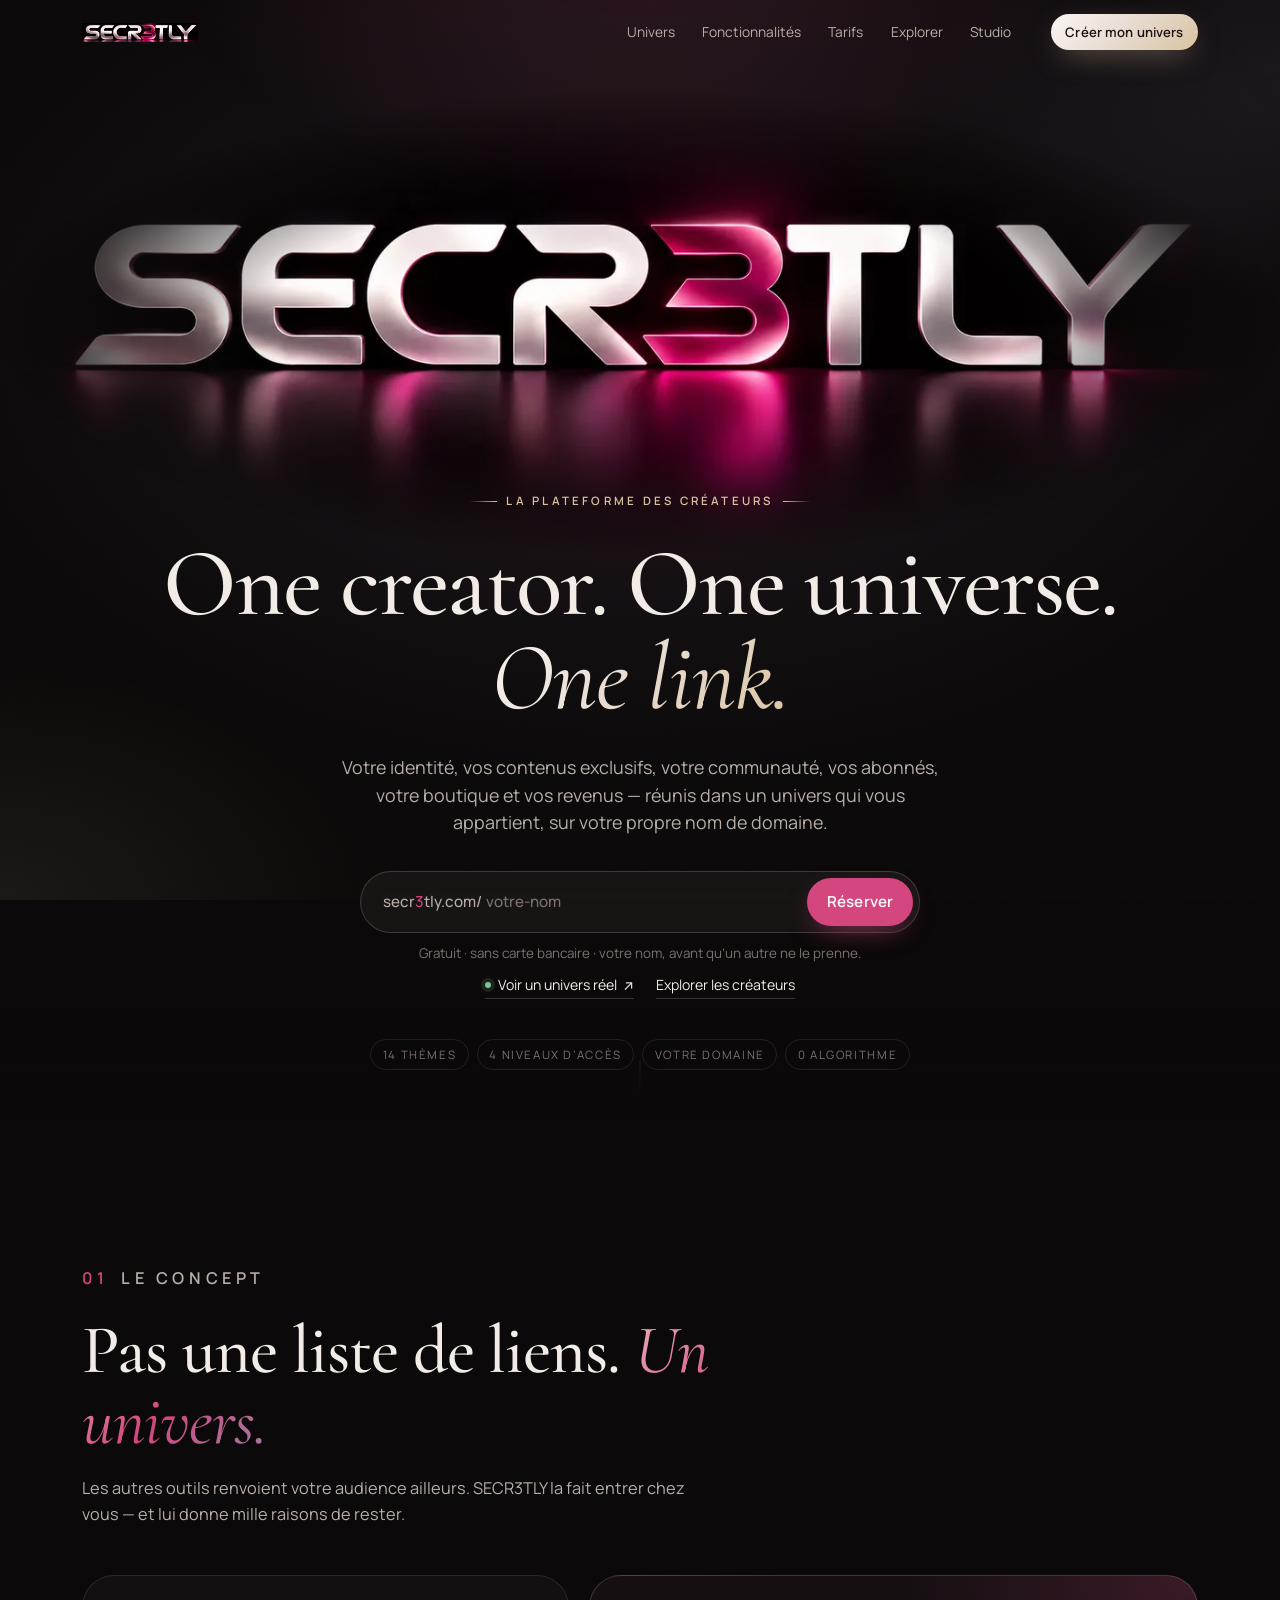
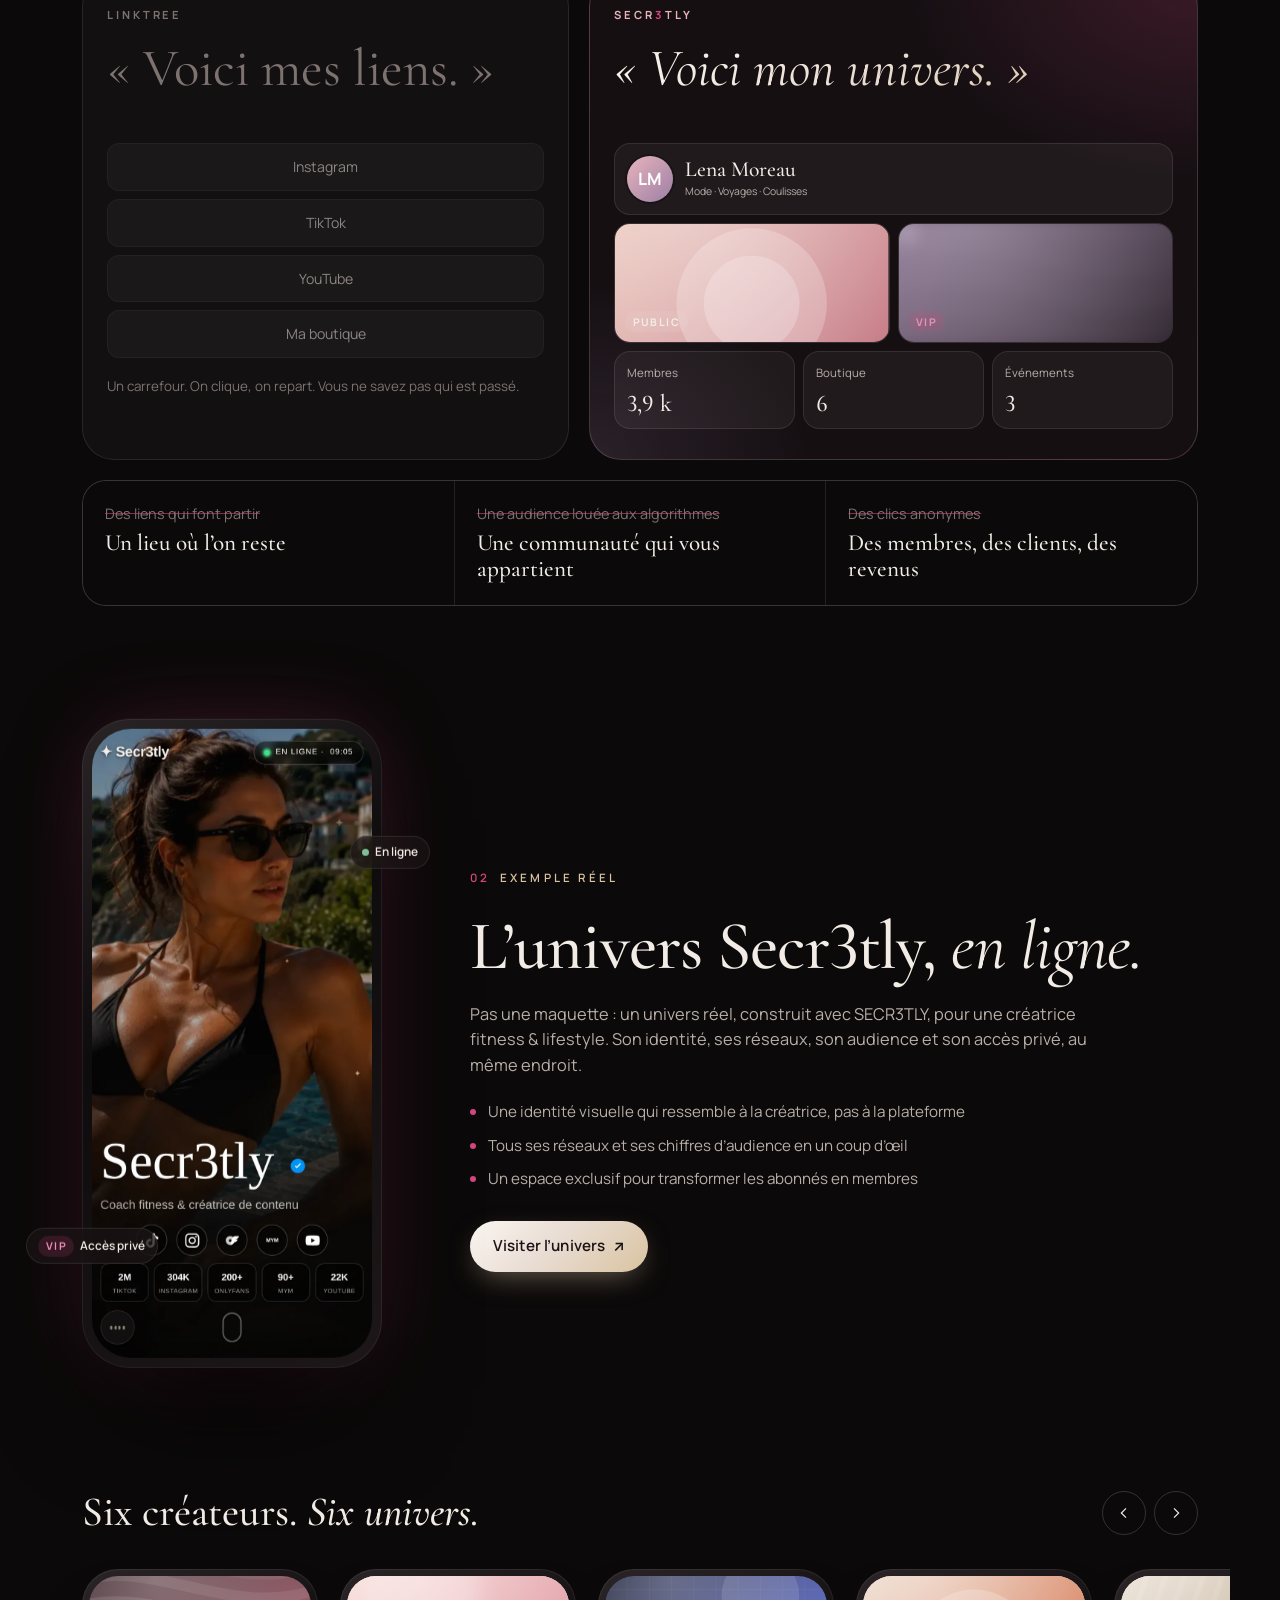
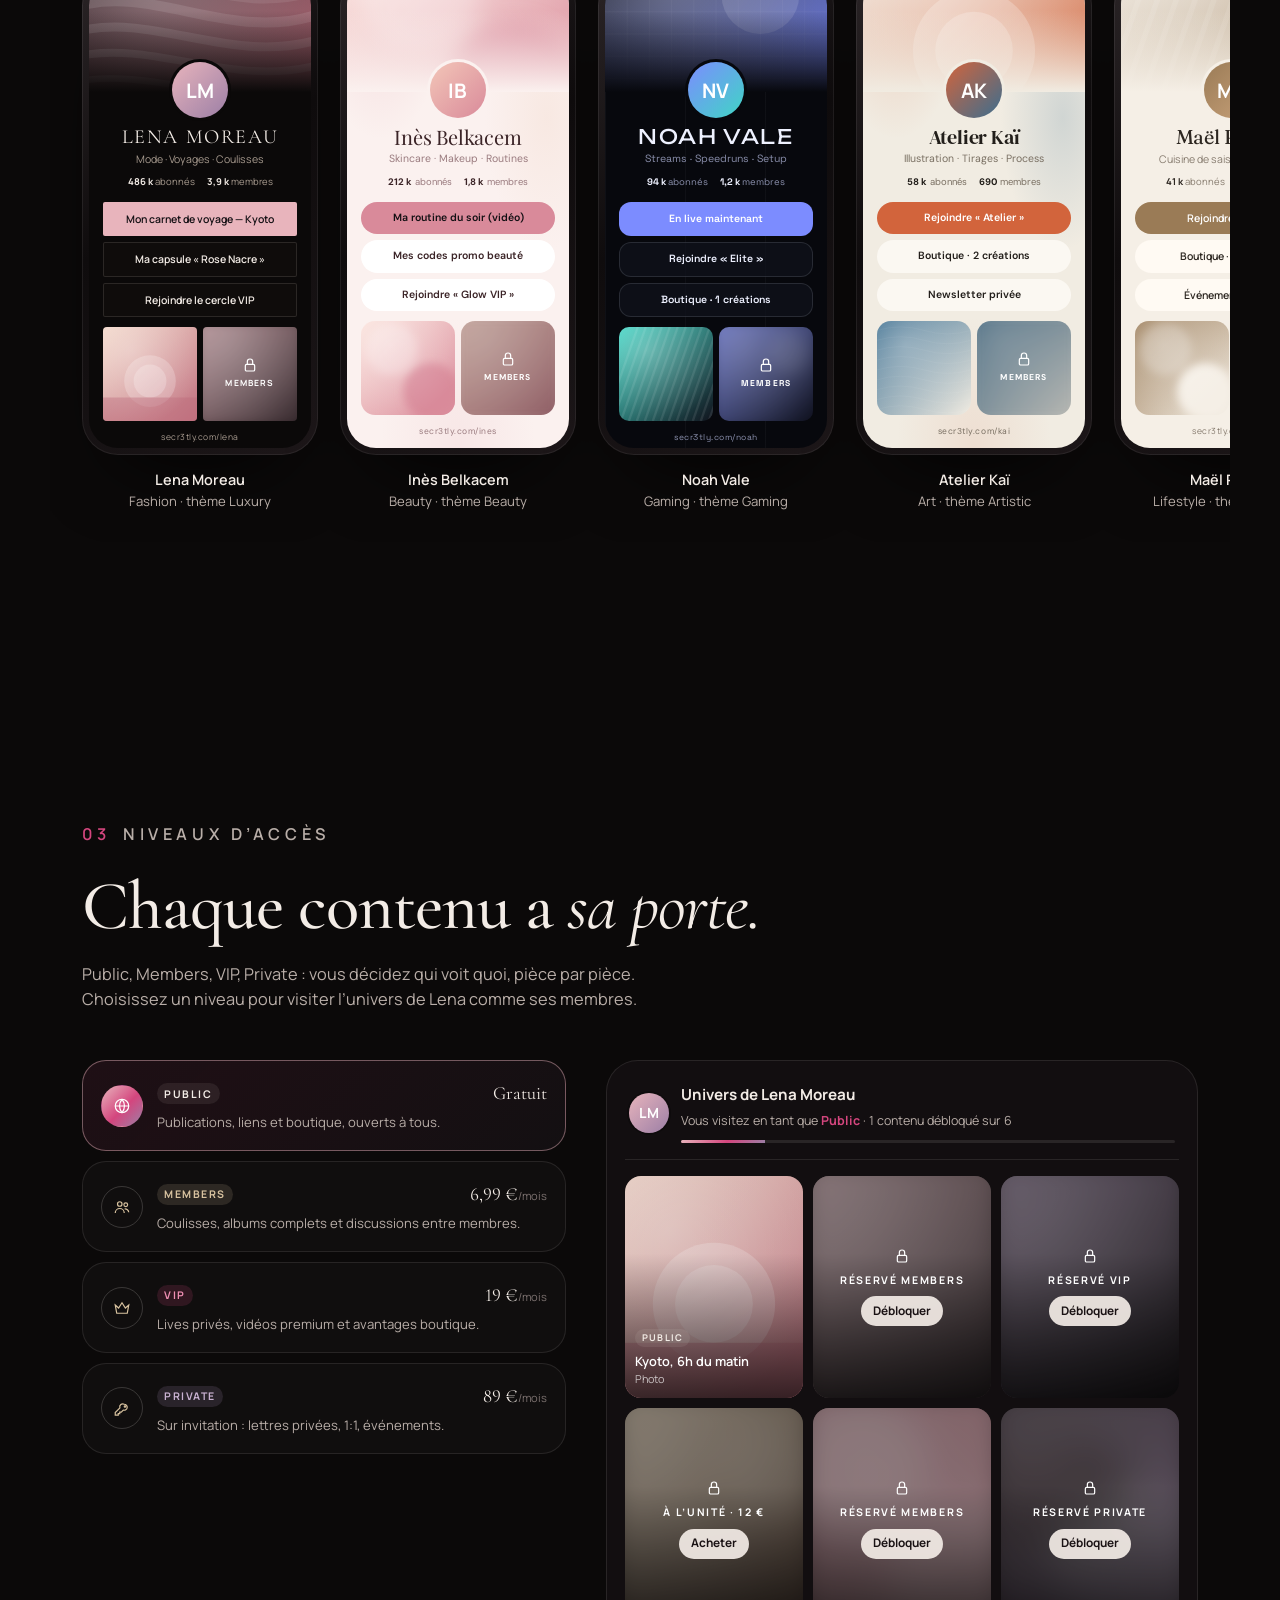
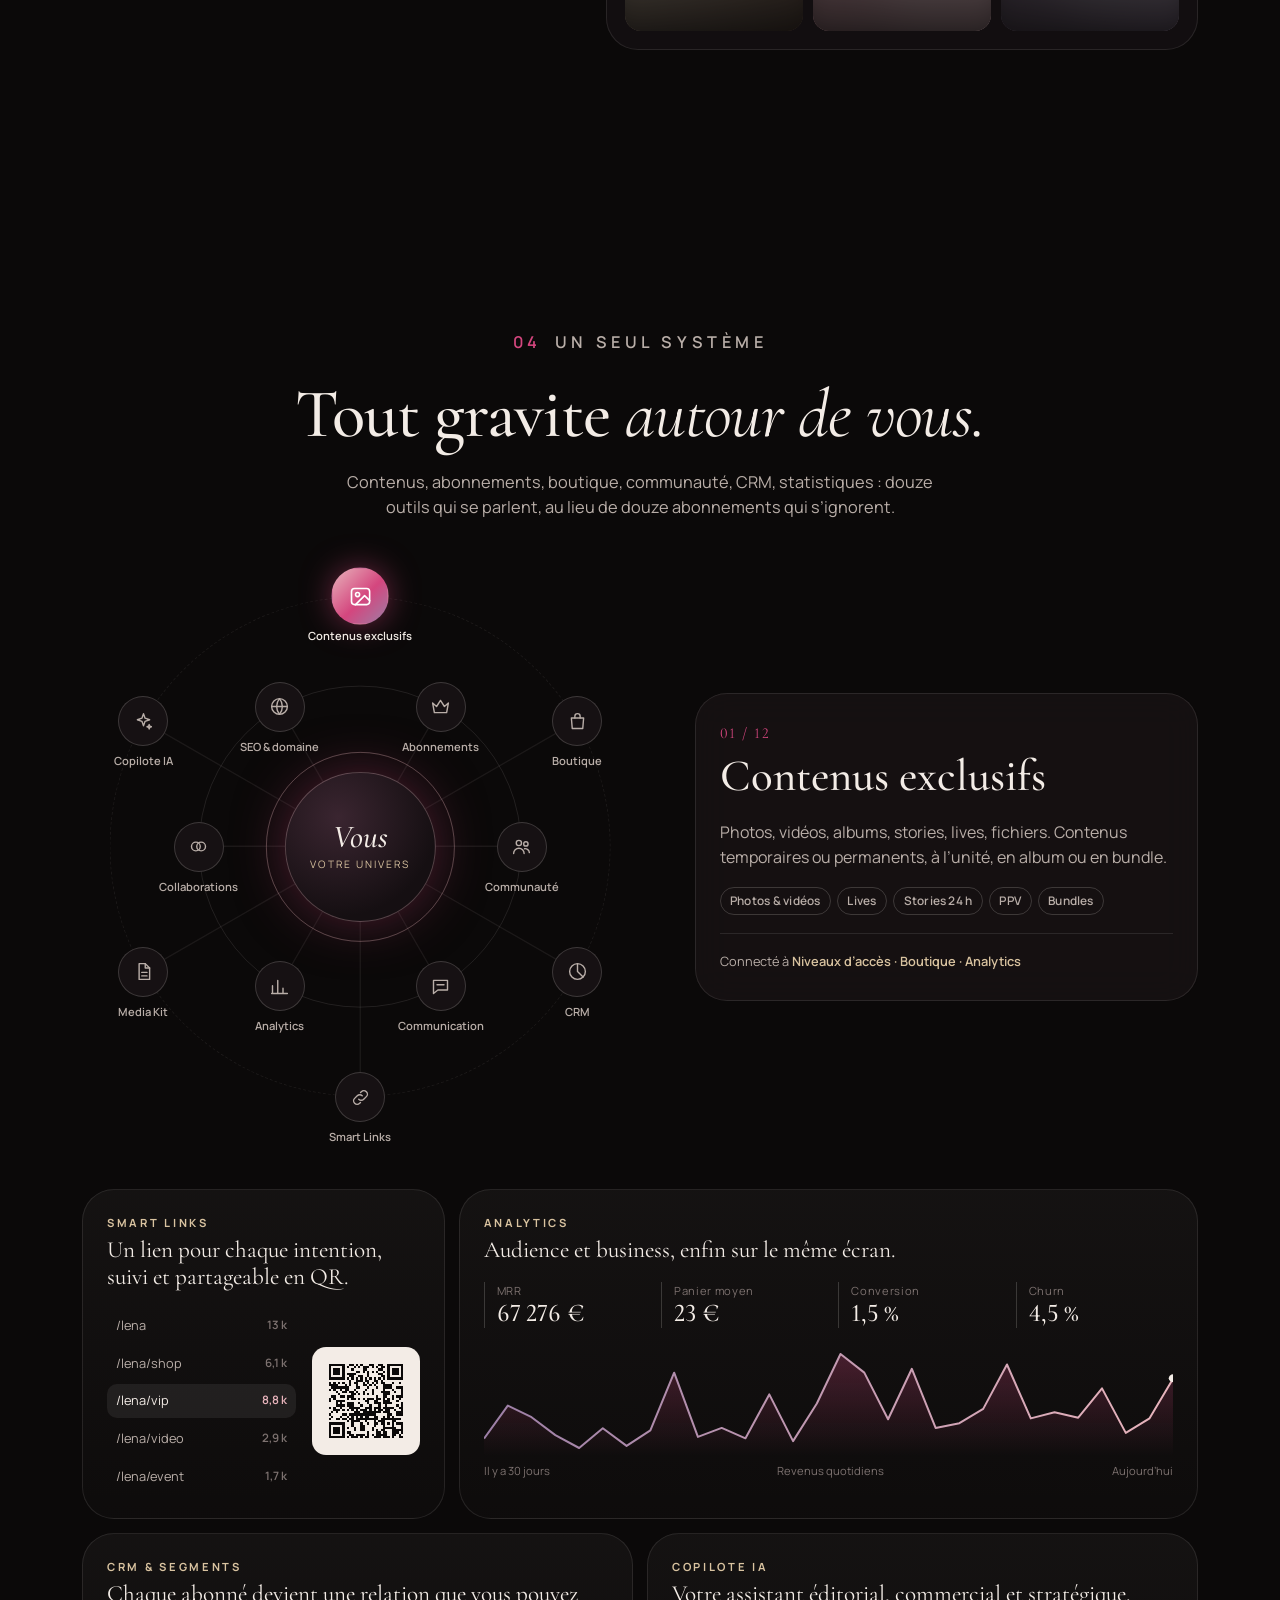
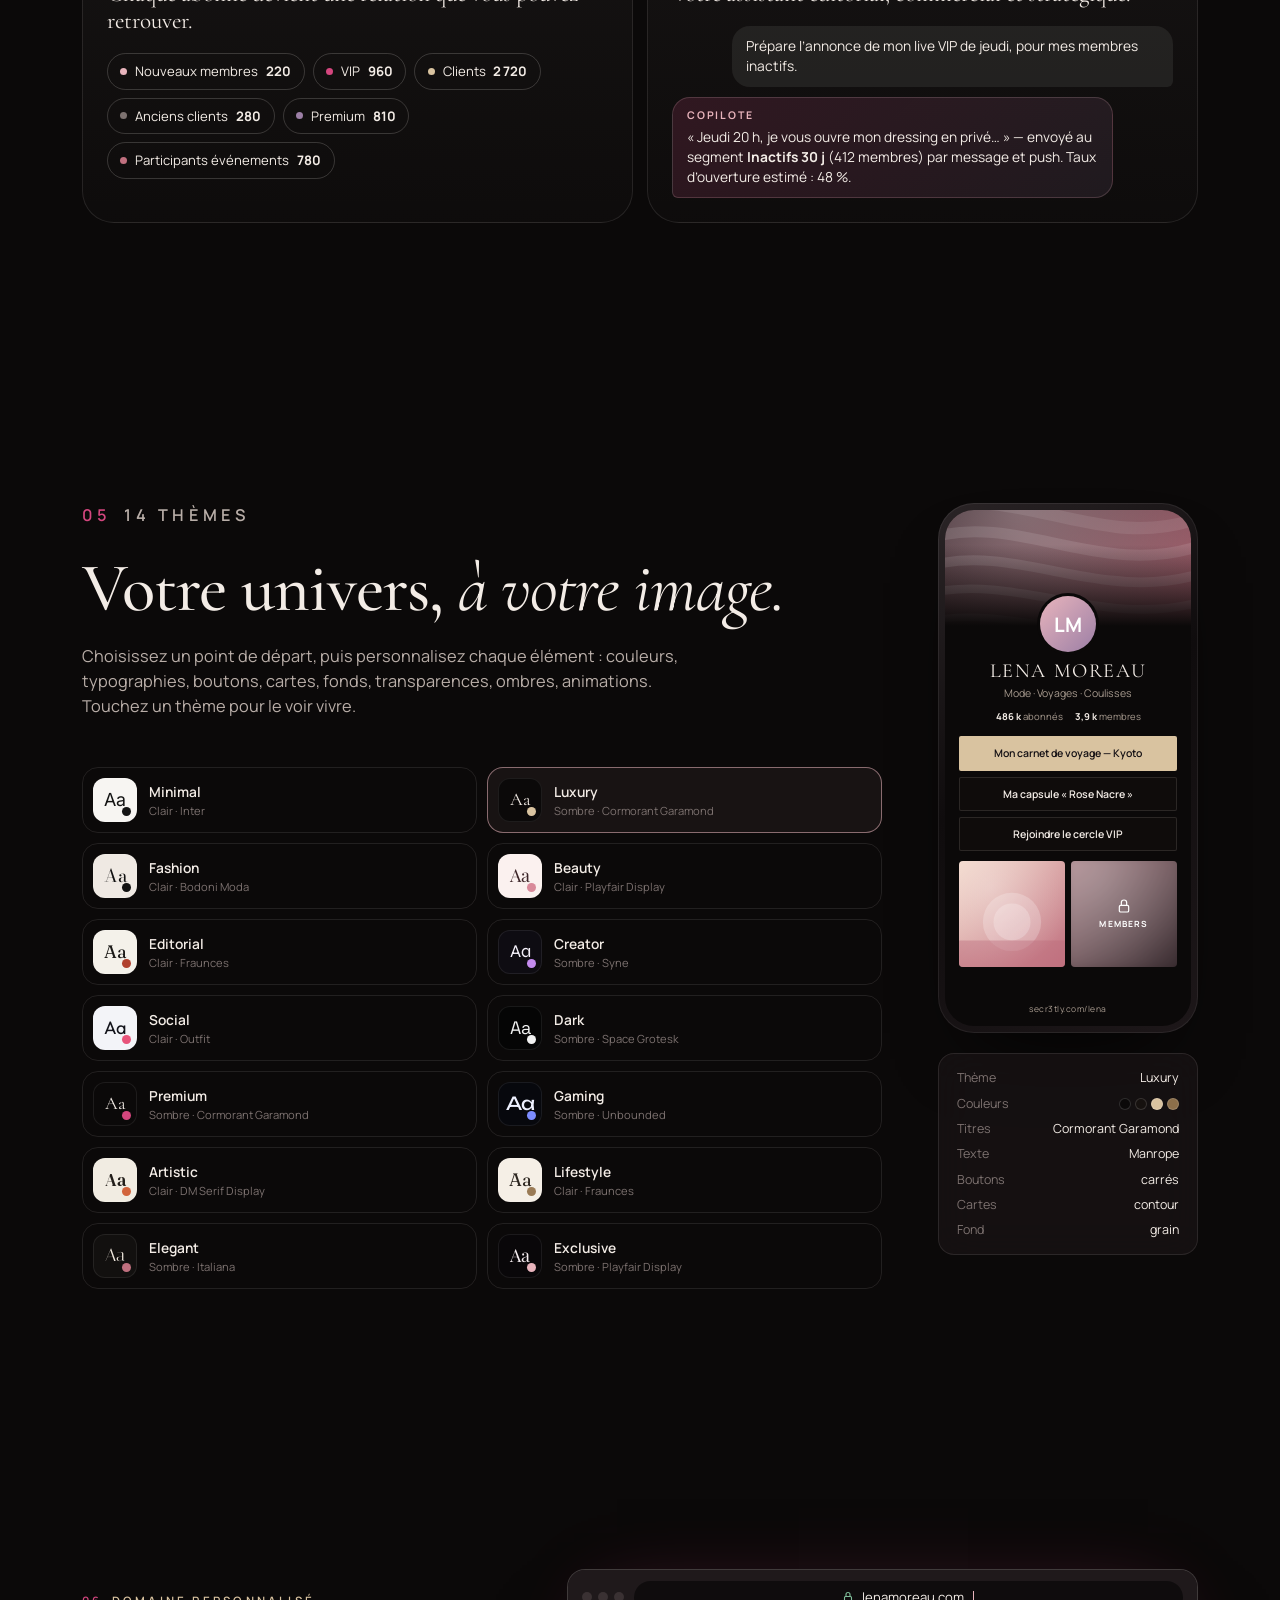
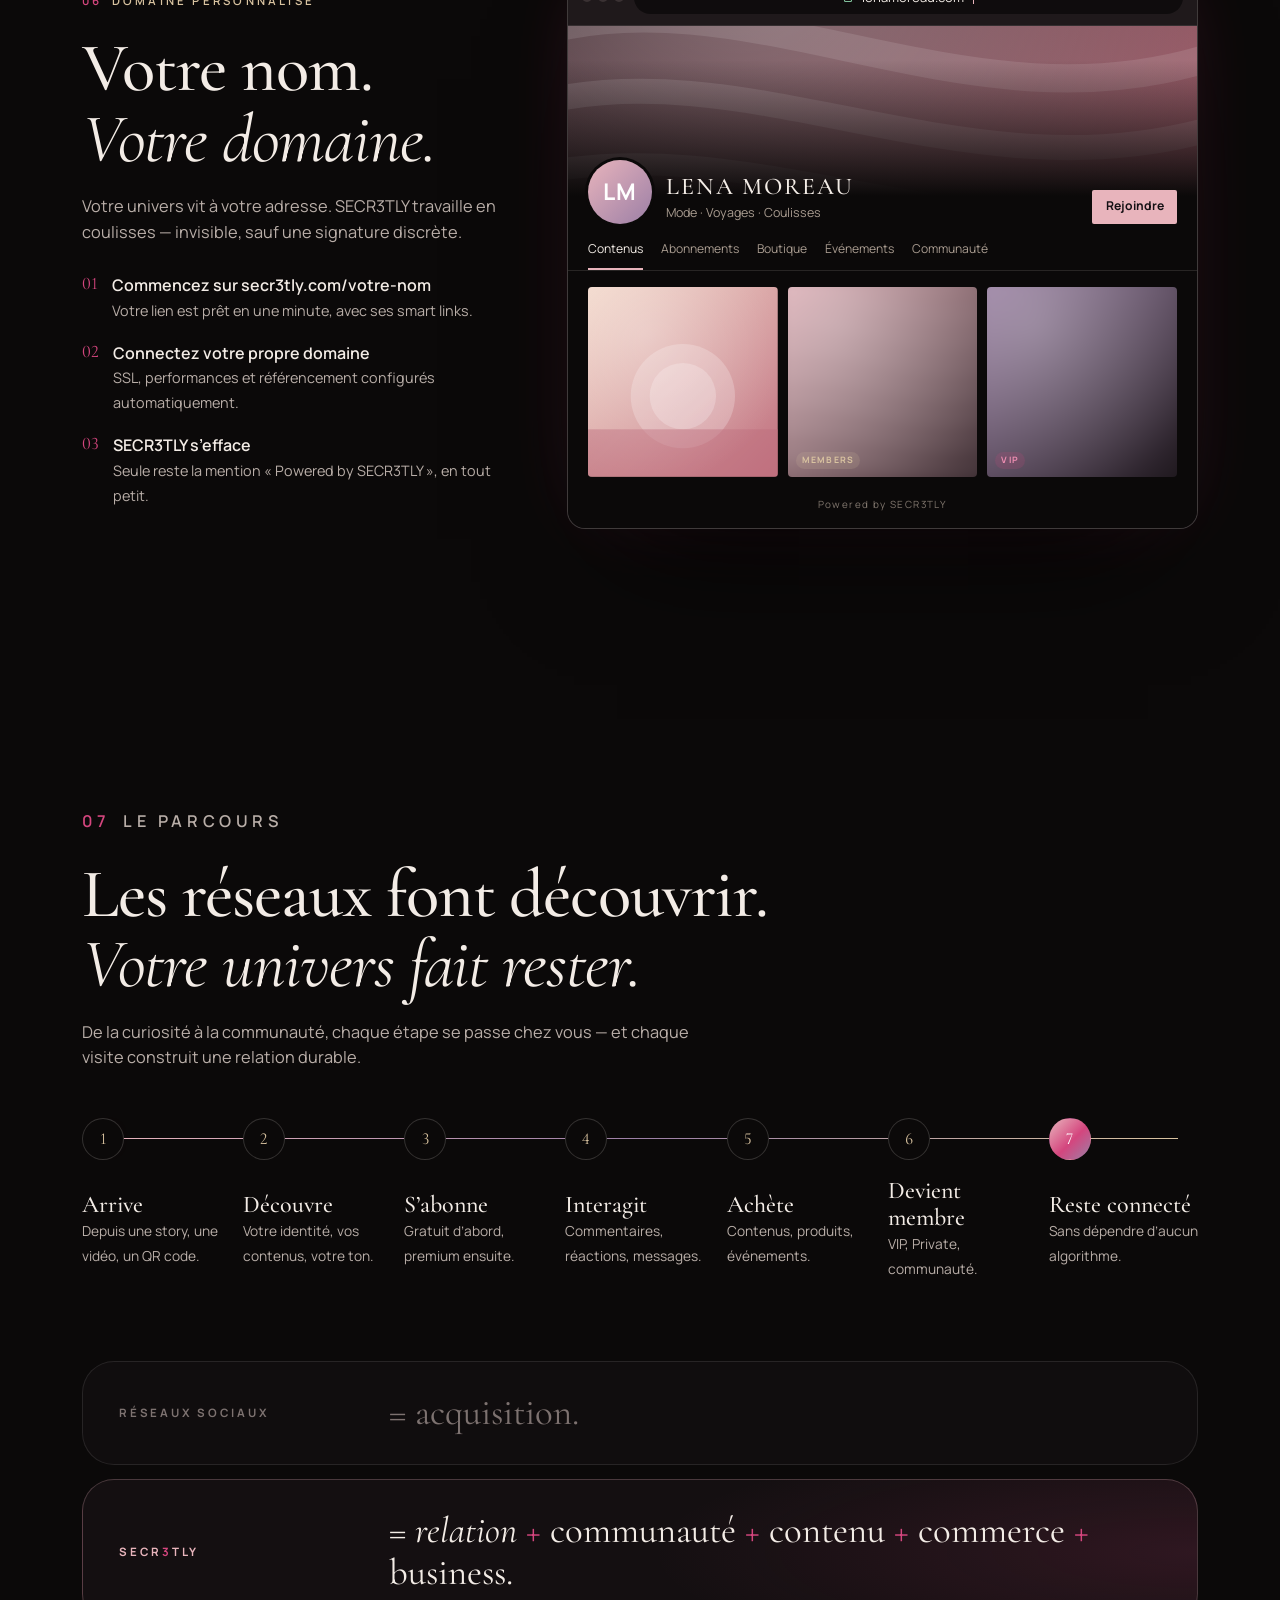
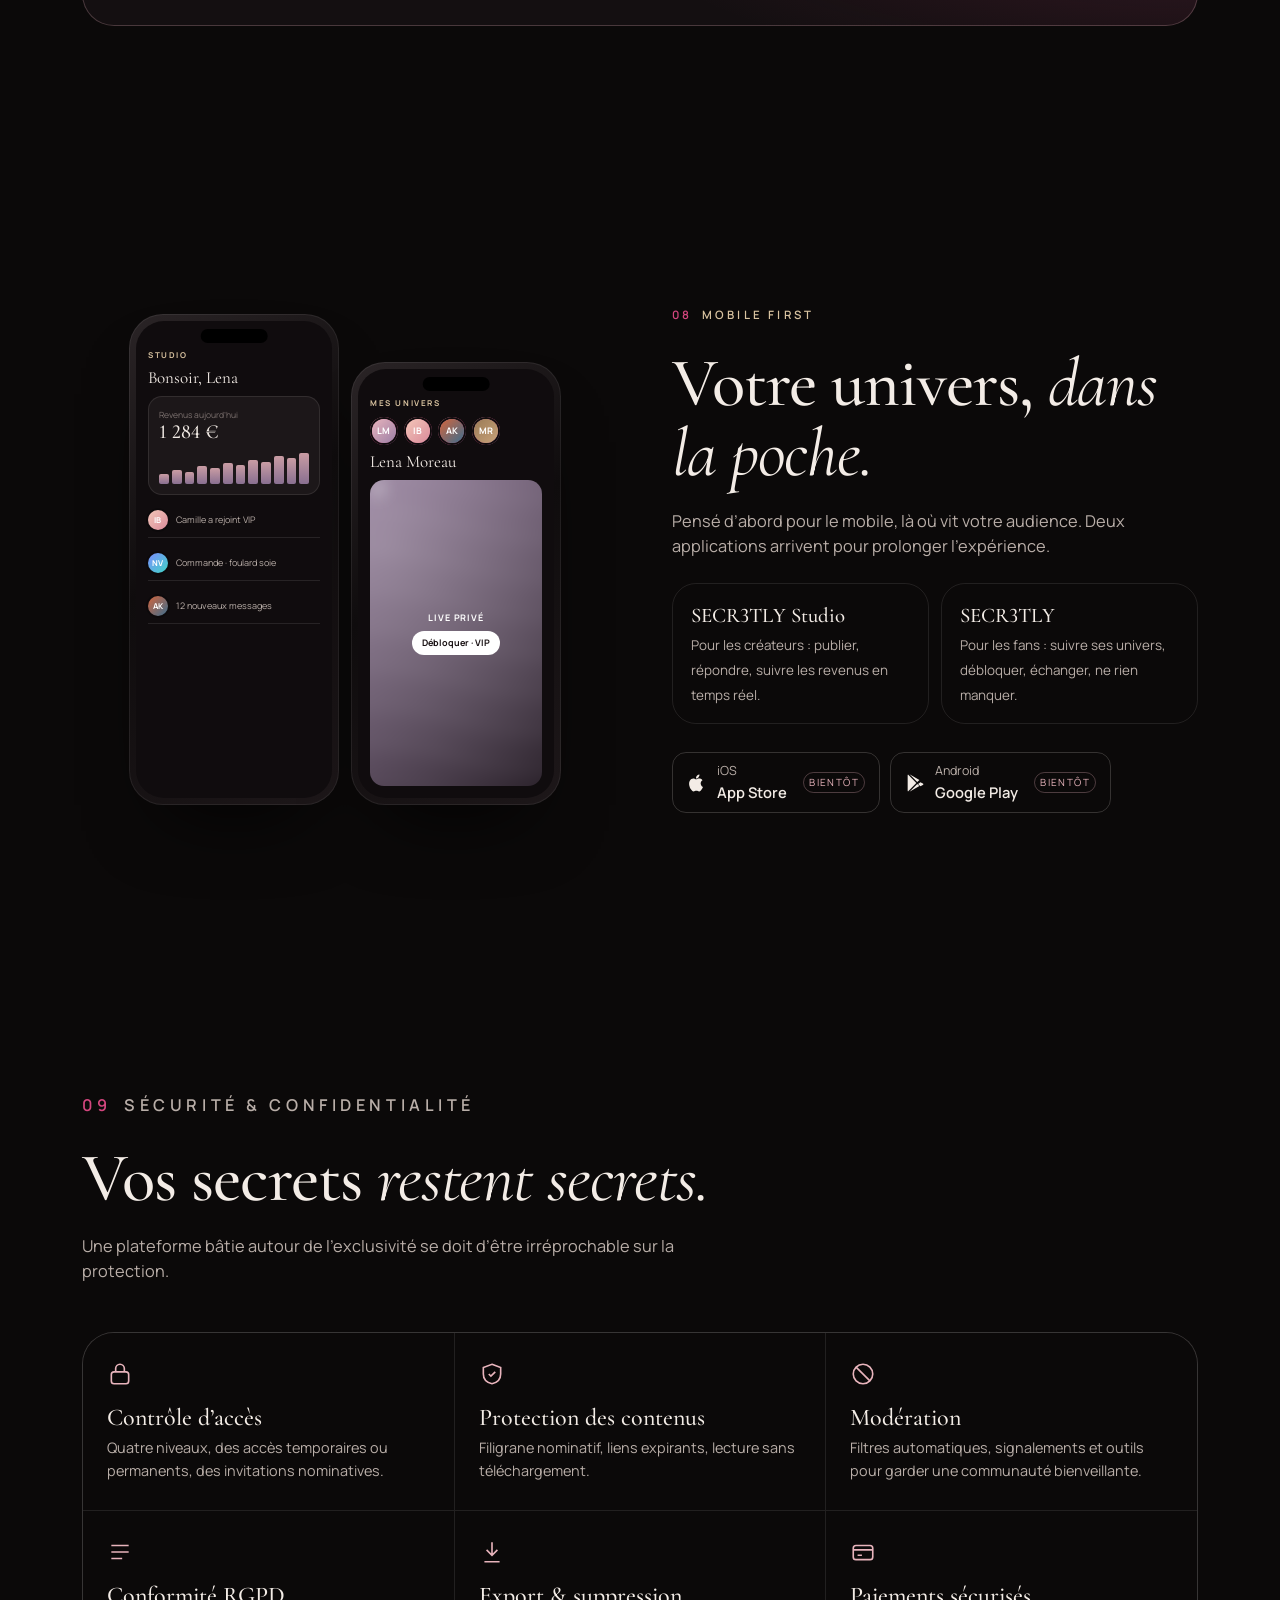
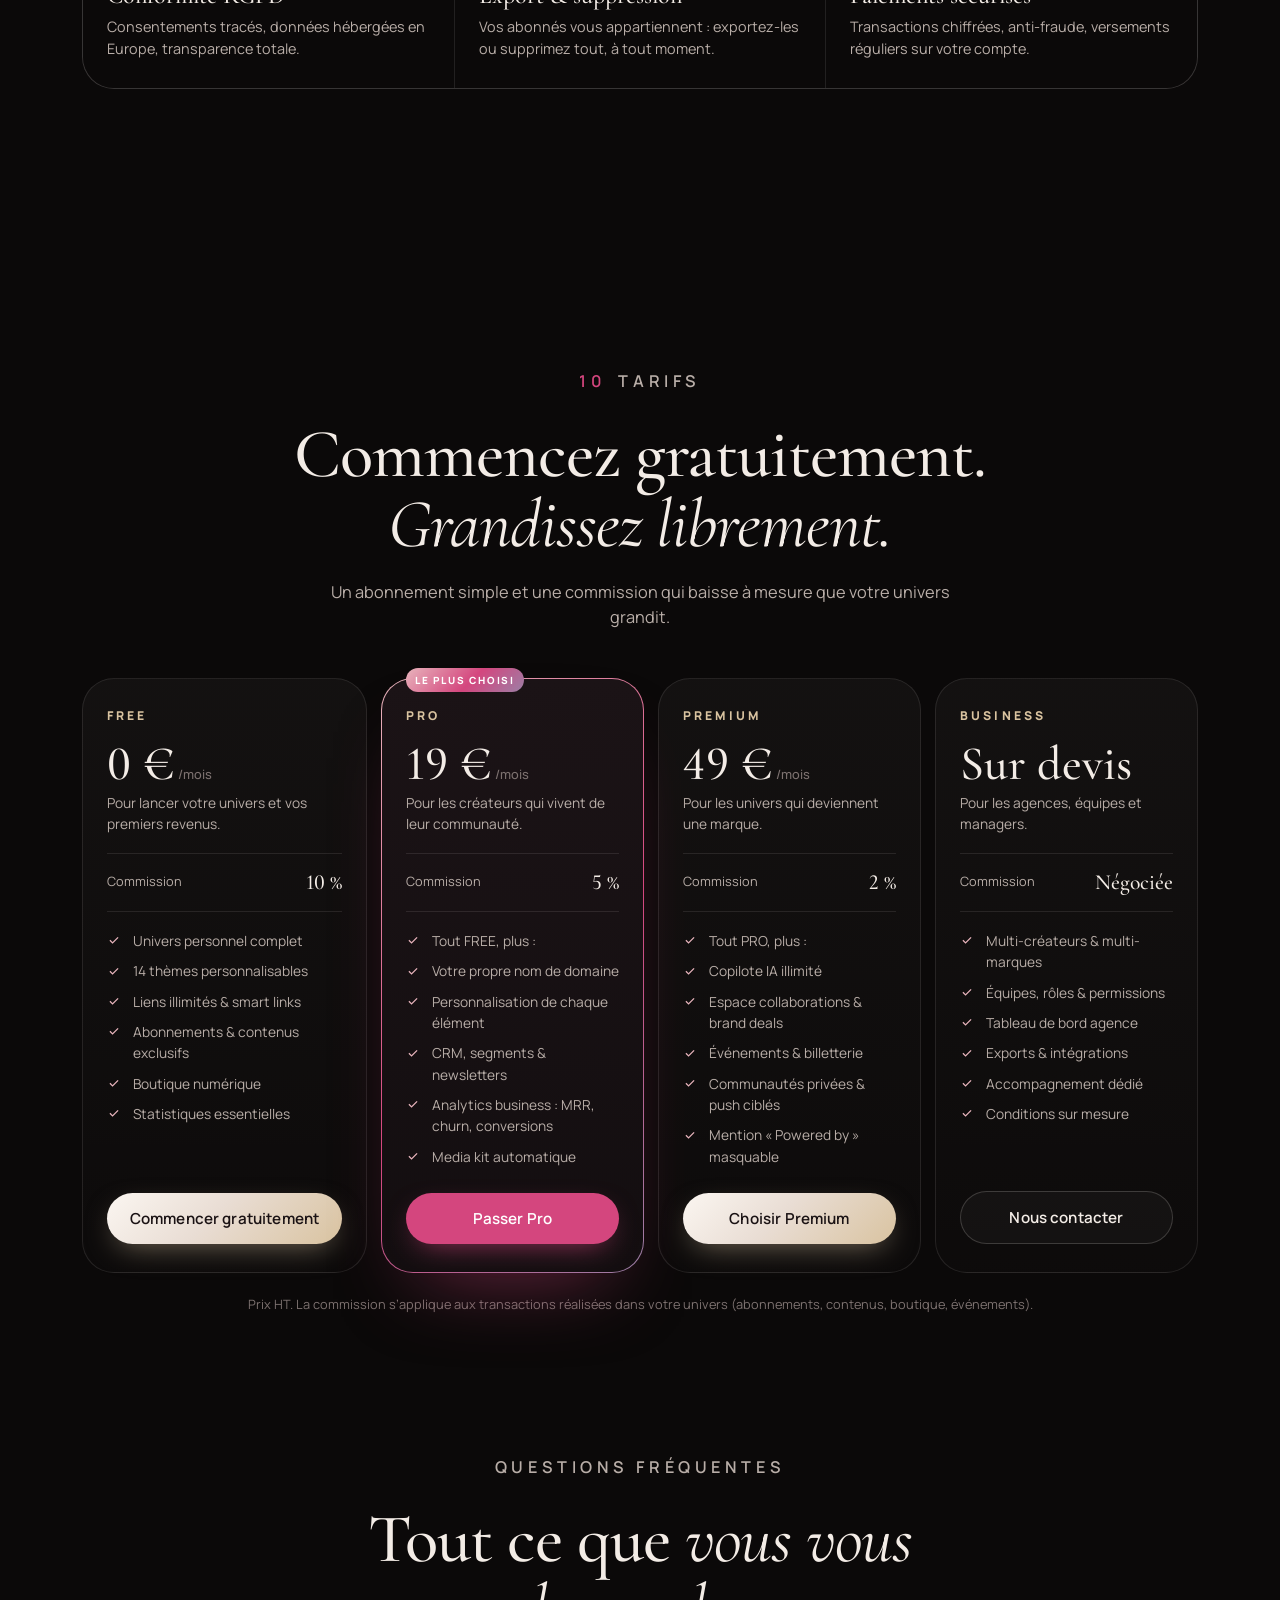
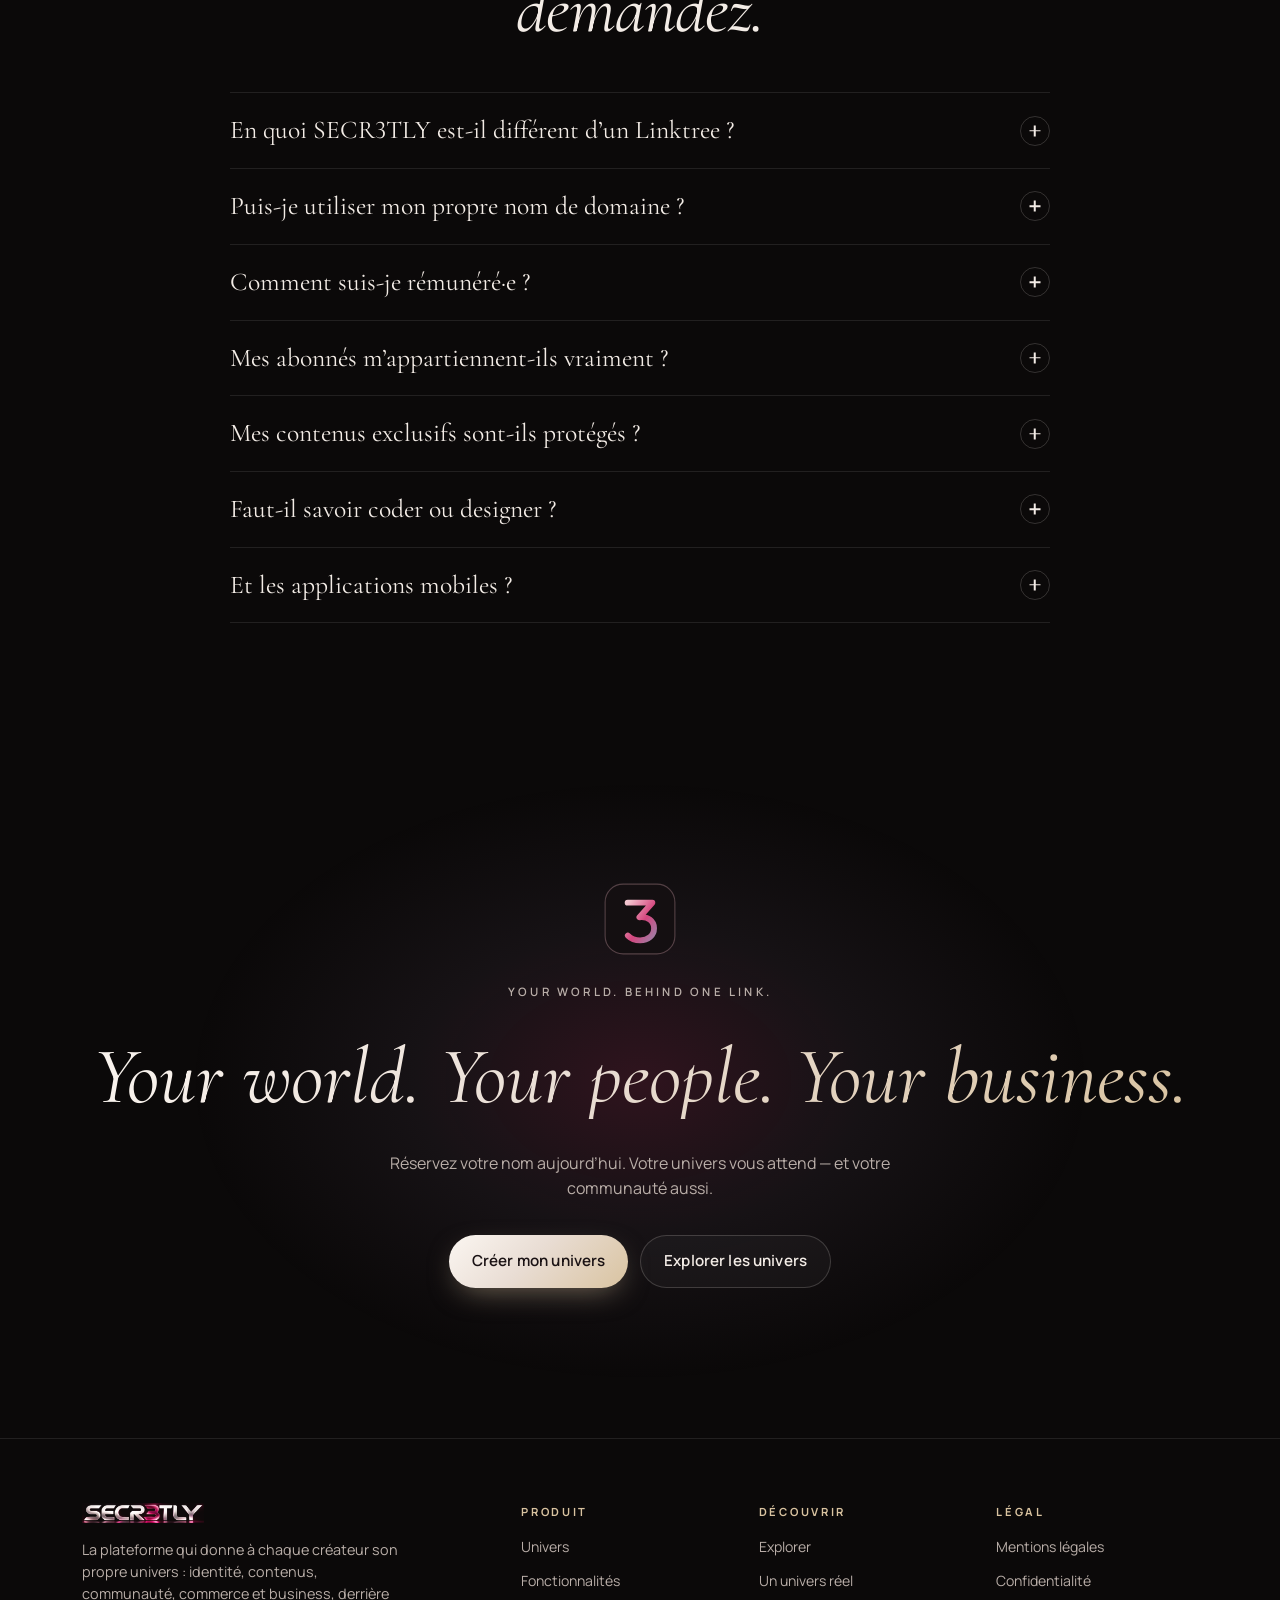
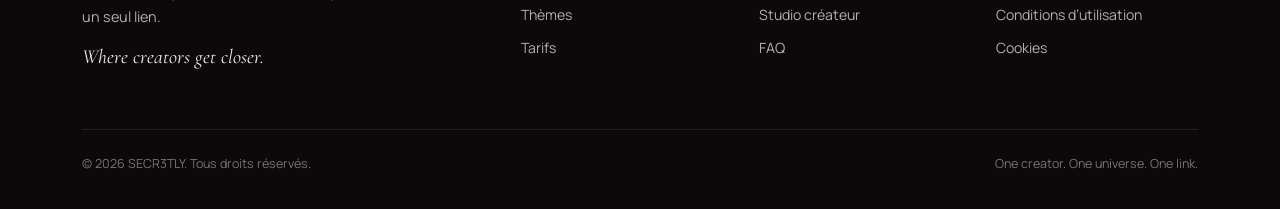
<file: index.html>
<!doctype html>
<html lang="fr">
<head>
<meta charset="utf-8">
<meta name="viewport" content="width=device-width,initial-scale=1,viewport-fit=cover">
<title>SECR3TLY — One creator. One universe. One link.</title>
<meta name="description" content="SECR3TLY donne à chaque créateur son propre univers : identité, contenus exclusifs, abonnements, boutique, communauté, CRM, statistiques et outils pro, sur votre propre domaine. Voici mon univers.">
<meta name="theme-color" content="#0b0909">
<meta name="color-scheme" content="dark">
<link rel="canonical" href="https://cronobots.github.io/SECR3TLY/">
<link rel="icon" href="assets/favicon.svg" type="image/svg+xml">
<link rel="apple-touch-icon" href="assets/icon-192.png">
<link rel="manifest" href="manifest.webmanifest">

<meta property="og:type" content="website">
<meta property="og:site_name" content="SECR3TLY">
<meta property="og:locale" content="fr_FR">
<meta property="og:title" content="SECR3TLY — One creator. One universe. One link.">
<meta property="og:description" content="Linktree : « Voici mes liens. » SECR3TLY : « Voici mon univers. » Contenus exclusifs, abonnements, boutique, communauté et business, derrière un seul lien.">
<meta property="og:url" content="https://cronobots.github.io/SECR3TLY/">
<meta property="og:image" content="https://cronobots.github.io/SECR3TLY/assets/og-image.jpg">
<meta property="og:image:width" content="1200">
<meta property="og:image:height" content="630">
<meta property="og:image:alt" content="Logo SECR3TLY, le 3 lumineux en rose">
<meta name="twitter:card" content="summary_large_image">
<meta name="twitter:title" content="SECR3TLY — One creator. One universe. One link.">
<meta name="twitter:description" content="Votre espace. Votre audience. Vos secrets. La plateforme qui donne à chaque créateur son propre univers.">
<meta name="twitter:image" content="https://cronobots.github.io/SECR3TLY/assets/og-image.jpg">

<script type="application/ld+json">
{
  "@context": "https://schema.org",
  "@graph": [
    {
      "@type": "Organization",
      "@id": "https://cronobots.github.io/SECR3TLY/#org",
      "name": "SECR3TLY",
      "url": "https://cronobots.github.io/SECR3TLY/",
      "logo": "https://cronobots.github.io/SECR3TLY/assets/icon-512.png",
      "image": "https://cronobots.github.io/SECR3TLY/assets/og-image.jpg",
      "slogan": "One creator. One universe. One link.",
      "description": "Plateforme créateur : univers personnel, contenus exclusifs, abonnements, boutique, communauté, CRM et outils business."
    },
    {
      "@type": "WebSite",
      "@id": "https://cronobots.github.io/SECR3TLY/#website",
      "name": "SECR3TLY",
      "url": "https://cronobots.github.io/SECR3TLY/",
      "inLanguage": "fr",
      "publisher": { "@id": "https://cronobots.github.io/SECR3TLY/#org" },
      "potentialAction": {
        "@type": "SearchAction",
        "target": "https://cronobots.github.io/SECR3TLY/explore.html?q={search_term_string}",
        "query-input": "required name=search_term_string"
      }
    }
  ]
}
</script>

<link rel="preconnect" href="https://fonts.googleapis.com">
<link rel="preconnect" href="https://fonts.gstatic.com" crossorigin>
<link rel="stylesheet" href="https://fonts.googleapis.com/css2?family=Cormorant+Garamond:ital,wght@0,400;0,500;0,600;1,400;1,500&family=Manrope:wght@400;500;600;700;800&display=swap">
<link rel="preload" as="image" href="assets/logo-hero.webp" type="image/webp">
<link rel="stylesheet" href="assets/brand.css">
<link rel="stylesheet" href="assets/site.css">
<style>
/* =============================== HERO =============================== */
.hero{position:relative;min-height:100vh;min-height:100svh;display:flex;flex-direction:column;justify-content:center;padding:92px 0 56px;overflow:hidden;text-align:center}
.hero-glow{position:absolute;inset:0;pointer-events:none;
  background:radial-gradient(60% 42% at 50% 30%,rgba(var(--signature-rgb),.15),rgba(156,127,166,.05) 60%,transparent 100%);animation:breathe 9s ease-in-out infinite}
.hero::after{content:"";position:absolute;left:0;right:0;bottom:0;height:120px;background:linear-gradient(transparent,var(--noir));pointer-events:none}
@keyframes breathe{50%{opacity:.55}}
.hero-logo{position:relative;left:50%;width:132vw;max-width:1280px;transform:translateX(-50%);will-change:transform}
.hero-logo img{width:100%;height:auto;
  -webkit-mask-image:radial-gradient(ellipse 50% 50% at 50% 50%,#000 58%,transparent 100%);
  mask-image:radial-gradient(ellipse 50% 50% at 50% 50%,#000 58%,transparent 100%)}
@media(min-width:760px){.hero-logo{width:100vw}}
.hero-copy{position:relative;margin-top:-6vw;z-index:1}
@media(min-width:1280px){.hero-copy{margin-top:-70px}}
.hero .eyebrow{display:inline-flex;align-items:center;gap:.8em}
.hero .eyebrow::before,.hero .eyebrow::after{content:"";width:28px;height:1px;background:linear-gradient(90deg,transparent,var(--champagne))}
.hero .eyebrow::after{transform:scaleX(-1)}
.hero h1{font-family:var(--font-display);font-weight:500;font-size:clamp(2.55rem,8.4vw,6rem);line-height:.98;letter-spacing:-.02em;margin:.28em auto .3em;max-width:12ch}
@media(min-width:760px){.hero h1{max-width:none}}
.hero h1 em{font-style:italic;font-weight:400}
.hero h1 .l{display:block}
@media(min-width:760px){.hero h1 .l{display:inline}.hero h1 .l:last-child{display:block}}
.hero-sub{max-width:600px;margin:0 auto;color:var(--ivoire-dim);font-size:clamp(1rem,2.6vw,1.12rem)}
.claim{max-width:560px;margin:34px auto 0}
.claim-box{display:flex;align-items:center;gap:4px;padding:6px;border-radius:999px;background:rgba(243,236,230,.05);border:1px solid var(--line-2);
  transition:border-color .3s,box-shadow .3s;backdrop-filter:blur(12px);-webkit-backdrop-filter:blur(12px)}
.claim-box:focus-within{border-color:rgba(232,180,188,.6);box-shadow:0 0 0 6px rgba(var(--signature-rgb),.1)}
.claim-box.bad{border-color:rgba(224,122,122,.7)}
.claim-pre{padding-left:16px;color:var(--ivoire-dim);font-size:.95rem;white-space:nowrap;font-weight:500}
.claim-pre b{color:var(--signature);font-weight:inherit}
.claim-box input{flex:1;min-width:0;background:transparent;border:0;outline:0;font-size:.95rem;padding:.7em 0;color:var(--ivoire);font-weight:600}
.claim-box input::placeholder{color:var(--ivoire-mute);font-weight:500}
.claim-box .btn{padding:.8em 1.3em}
.claim-msg{min-height:1.5em;margin-top:10px;font-size:.84rem;color:var(--ivoire-mute)}
.claim-msg.ok{color:var(--ok)}.claim-msg.err{color:#f0a0a0}
.hero-alt{display:flex;flex-wrap:wrap;justify-content:center;align-items:center;gap:10px 22px;margin-top:10px;font-size:.88rem}
.hero-alt a{color:var(--ivoire);display:inline-flex;align-items:center;gap:.45em;border-bottom:1px solid var(--line-2);padding-bottom:2px;transition:border-color .2s}
.hero-alt a:hover{border-color:var(--poudre)}
.hero-alt .dot{width:6px;height:6px;border-radius:50%;background:var(--ok);box-shadow:0 0 0 4px rgba(127,191,154,.15)}
.hero-facts{display:flex;justify-content:center;flex-wrap:wrap;gap:8px;margin-top:40px}
.hero-facts span{font-size:.72rem;letter-spacing:.14em;text-transform:uppercase;color:var(--ivoire-mute);padding:.5em 1em;border:1px solid var(--line);border-radius:999px}
.scroll-cue{position:absolute;bottom:22px;left:50%;transform:translateX(-50%);width:1px;height:44px;background:linear-gradient(var(--line-2),transparent);overflow:hidden}
.scroll-cue::after{content:"";position:absolute;left:0;top:-40%;width:1px;height:40%;background:var(--poudre);animation:cue 2.4s var(--ease) infinite}
@keyframes cue{to{top:110%}}
@media(max-width:759px){.scroll-cue{display:none}}

/* =========================== CONTRASTE ============================ */
.versus{display:grid;gap:16px}
@media(min-width:860px){.versus{grid-template-columns:1fr 1.25fr;gap:20px}}
.vs{border-radius:var(--r-xl);padding:30px 24px;position:relative;overflow:hidden;min-height:100%}
.vs-label{font-size:.7rem;letter-spacing:.26em;text-transform:uppercase;font-weight:700}
.vs q{display:block;font-family:var(--font-display);font-size:clamp(2rem,5.4vw,3.3rem);line-height:1.02;margin:.35em 0 .9em;quotes:"« " " »"}
.vs-a{background:#121011;border:1px solid var(--line)}
.vs-a .vs-label{color:var(--ivoire-mute)}
.vs-a q{color:var(--ivoire-mute)}
.vs-a .pill{display:block;text-align:center;padding:.85em;border-radius:12px;background:#1b1819;color:#8d8583;font-size:.88rem;margin-top:8px;border:1px solid rgba(255,255,255,.04)}
.vs-a .note{margin-top:18px;font-size:.84rem;color:var(--ivoire-mute)}
.vs-b{background:
  radial-gradient(80% 70% at 100% 0%,rgba(var(--signature-rgb),.2),transparent 60%),
  radial-gradient(60% 60% at 0% 100%,rgba(156,127,166,.16),transparent 60%),#150f12;
  border:1px solid rgba(232,180,188,.22)}
.vs-b .vs-label{color:var(--poudre)}
.vs-b q{font-style:italic}
.uni{display:grid;grid-template-columns:repeat(6,1fr);gap:8px}
.uni > *{border-radius:16px;background:rgba(243,236,230,.05);border:1px solid var(--line);padding:12px;font-size:.78rem;position:relative;overflow:hidden;min-height:78px}
.uni .u-id{grid-column:span 6;display:flex;align-items:center;gap:12px;min-height:0}
.uni .u-id strong{font-family:var(--font-display);font-size:1.35rem;font-weight:500;display:block;line-height:1.1}
.uni .u-id small{color:var(--ivoire-dim)}
.uni .u-art{grid-column:span 3;padding:0;min-height:120px}
.uni .u-art svg{position:absolute;inset:0}
.uni .u-art .lvl{position:absolute;left:10px;bottom:10px}
.uni .u-art.lock svg{filter:blur(7px);transform:scale(1.2)}
.uni .u-art .lk{position:absolute;inset:0;display:grid;place-items:center;color:#fff}
.uni .u-k{grid-column:span 2;display:flex;flex-direction:column;justify-content:space-between}
.uni .u-k b{font-family:var(--font-display);font-size:1.5rem;font-weight:500;line-height:1}
.uni .u-k span{color:var(--ivoire-dim);font-size:.72rem}
.contrasts{display:grid;gap:1px;margin-top:20px;background:var(--line);border:1px solid var(--line);border-radius:var(--r-lg);overflow:hidden}
@media(min-width:760px){.contrasts{grid-template-columns:repeat(3,1fr)}}
.contrasts div{background:var(--noir);padding:22px}
.contrasts s{display:block;color:var(--ivoire-mute);text-decoration-color:rgba(var(--signature-rgb),.6);font-size:.9rem}
.contrasts strong{display:block;font-family:var(--font-display);font-weight:500;font-size:1.45rem;margin-top:4px;line-height:1.15}

/* ============================ SHOWCASE ============================ */
.show{display:grid;gap:48px;align-items:center}
@media(min-width:900px){.show{grid-template-columns:auto 1fr;gap:88px}}
.phone{position:relative;width:min(300px,72vw);aspect-ratio:780/1688;margin:0 auto;border-radius:48px;padding:10px;
  background:linear-gradient(145deg,#2a2426,#0f0c0d 40%,#1d1719);box-shadow:0 0 0 1px rgba(255,255,255,.07) inset,0 60px 120px -40px rgba(0,0,0,.95),0 0 90px -20px rgba(var(--signature-rgb),.35)}
.phone img{width:100%;height:100%;object-fit:cover;border-radius:39px}
.phone-wrap{position:relative;will-change:transform}
.phone-tag{position:absolute;right:-6px;top:18%;z-index:3;padding:.55em .95em;border-radius:999px;font-size:.74rem;font-weight:600;display:flex;align-items:center;gap:.5em}
.phone-tag .dot{width:7px;height:7px;border-radius:50%;background:var(--ok)}
.phone-tag2{left:-10px;right:auto;top:auto;bottom:16%}
@media(min-width:900px){.phone-tag{right:-48px}.phone-tag2{left:-56px;right:auto}}
.show-copy ul{list-style:none;margin:22px 0 30px;display:grid;gap:10px}
.show-copy li{display:flex;gap:12px;color:var(--ivoire-dim);font-size:.95rem}
.show-copy li::before{content:"";flex:none;width:6px;height:6px;border-radius:50%;background:var(--signature);margin-top:.6em}
.row-head{display:flex;align-items:flex-end;justify-content:space-between;gap:20px;margin:96px 0 24px}
.row-head h3{font-family:var(--font-display);font-weight:500;font-size:clamp(1.8rem,4.5vw,2.6rem);line-height:1.05}
.row-head h3 em{font-style:italic}
.row-nav{display:none;gap:8px}
@media(min-width:760px){.row-nav{display:flex}}
.row-nav button{width:44px;height:44px;border-radius:50%;border:1px solid var(--line-2);display:grid;place-items:center;transition:border-color .2s,background .2s}
.row-nav button:hover{border-color:var(--poudre);background:rgba(232,180,188,.06)}
.rail{display:flex;gap:22px;overflow-x:auto;scroll-snap-type:x mandatory;padding:10px 20px 30px;margin:0 -20px;scrollbar-width:none;-webkit-overflow-scrolling:touch}
.rail::-webkit-scrollbar{display:none}
@media(min-width:760px){.rail{padding:10px 32px 30px;margin:0 -32px}}
.rail > a{scroll-snap-align:center;flex:none;display:flex;flex-direction:column;align-items:center;gap:14px;transition:transform .5s var(--ease)}
.rail > a:hover{transform:translateY(-6px)}
.rail-cap{text-align:center;font-size:.82rem;color:var(--ivoire-dim)}
.rail-cap b{display:block;color:var(--ivoire);font-weight:600;font-size:.9rem}

/* ---- Mini univers (téléphone thématisé) ---- */
.mini{width:236px;height:486px;border-radius:36px;padding:7px;flex:none;background:linear-gradient(145deg,#2a2426,#0f0c0d 45%,#1d1719);
  box-shadow:0 0 0 1px rgba(255,255,255,.07) inset,0 40px 80px -40px rgba(0,0,0,.95)}
.mini-screen{height:100%;border-radius:29px;overflow:hidden;background:var(--t-background);color:var(--t-ink);font-family:var(--t-font-body);position:relative;display:flex;flex-direction:column}
.mini-cover{height:116px;position:relative;flex:none}
.mini-cover svg{position:absolute;inset:0}
.mini-cover::after{content:"";position:absolute;inset:0;background:linear-gradient(180deg,transparent 30%,var(--t-bg))}
.mini-body{padding:0 14px;margin-top:-30px;position:relative;text-align:center;display:flex;flex-direction:column;align-items:center}
.mini-body .avatar{box-shadow:0 0 0 3px var(--t-bg)}
.mini-name{font-family:var(--t-font-display);font-size:20px;text-transform:var(--t-title-transform);letter-spacing:var(--t-title-spacing);line-height:1.1;margin-top:8px}
.mini-tag{font-size:10.5px;color:var(--t-muted);margin-top:3px}
.mini-stats{display:flex;gap:12px;font-size:9.5px;color:var(--t-muted);margin:8px 0 6px}
.mini-stats b{color:var(--t-ink);font-weight:700}
.mini-btn{display:block;width:100%;padding:8px 10px;font-size:10.5px;font-weight:600;border-radius:var(--t-btn-radius);background:var(--t-card);
  border:var(--t-border) solid var(--t-line);margin-top:6px;white-space:nowrap;overflow:hidden;text-overflow:ellipsis;box-shadow:var(--t-shadow)}
.mini-btn.acc{background:var(--t-accent);color:var(--t-on-accent);border-color:transparent}
.mini-grid{display:grid;grid-template-columns:1fr 1fr;gap:6px;width:100%;margin-top:10px}
.mini-tile{aspect-ratio:1;border-radius:min(var(--t-radius),14px);overflow:hidden;position:relative}
.mini-tile svg.art{position:absolute;inset:0}
.mini-tile.lock svg.art{filter:blur(6px);transform:scale(1.25)}
.mini-lock{position:absolute;inset:0;display:flex;flex-direction:column;align-items:center;justify-content:center;gap:4px;color:#fff;font-size:8.5px;font-weight:700;letter-spacing:.14em;text-transform:uppercase;background:rgba(0,0,0,.18)}
.mini-url{margin-top:auto;padding:10px;text-align:center;font-size:8.5px;color:var(--t-muted);letter-spacing:.06em}

/* =========================== ACCÈS ============================ */
.access{display:grid;gap:28px}
@media(min-width:960px){.access{grid-template-columns:.9fr 1.1fr;gap:40px;align-items:start}}
.lv-list{display:grid;gap:10px}
@media(min-width:560px) and (max-width:959px){.lv-list{grid-template-columns:1fr 1fr}}
.lv{display:grid;grid-template-columns:auto 1fr auto;gap:4px 14px;align-items:center;text-align:left;padding:18px 18px;border-radius:var(--r-lg);
  border:1px solid var(--line);background:rgba(243,236,230,.025);transition:border-color .3s,background .3s,transform .3s var(--ease)}
.lv:hover{border-color:var(--line-2)}
.lv[aria-pressed="true"]{border-color:rgba(232,180,188,.45);background:linear-gradient(135deg,rgba(var(--signature-rgb),.1),rgba(156,127,166,.06))}
.lv-ico{grid-row:span 2;width:42px;height:42px;border-radius:50%;display:grid;place-items:center;border:1px solid var(--line-2);color:var(--champagne)}
.lv[aria-pressed="true"] .lv-ico{background:var(--grad-signature);color:#fff;border-color:transparent}
.lv h3{font-size:1rem;font-weight:700;display:flex;align-items:center;gap:8px}
.lv p{font-size:.82rem;color:var(--ivoire-dim);grid-column:2/4}
.lv .pr{font-family:var(--font-display);font-size:1.15rem;color:var(--ivoire);white-space:nowrap}
.lv .pr small{font-family:var(--font-ui);font-size:.7rem;color:var(--ivoire-mute)}
.ad{border-radius:var(--r-xl);padding:18px;background:#120e10;border:1px solid var(--line)}
.ad-head{display:flex;align-items:center;gap:12px;padding:4px 4px 16px;border-bottom:1px solid var(--line);margin-bottom:16px}
.ad-head div{flex:1;min-width:0}
.ad-head strong{display:block;font-size:.95rem}
.ad-head small{color:var(--ivoire-dim);font-size:.78rem}
.ad-meter{height:3px;border-radius:3px;background:var(--line);overflow:hidden;margin-top:8px}
.ad-meter i{display:block;height:100%;background:var(--grad-signature);transition:width .8s var(--ease)}
.ad-grid{display:grid;grid-template-columns:1fr 1fr;gap:10px}
@media(min-width:560px){.ad-grid{grid-template-columns:repeat(3,1fr)}}
.ad-tile{position:relative;border-radius:16px;overflow:hidden;aspect-ratio:4/5;background:#000;isolation:isolate}
.ad-tile svg.art{position:absolute;inset:0;transition:filter .9s var(--ease),transform .9s var(--ease)}
.ad-tile::after{content:"";position:absolute;inset:0;background:linear-gradient(180deg,rgba(0,0,0,.05) 35%,rgba(0,0,0,.72));z-index:1}
.ad-meta{position:absolute;left:10px;right:10px;bottom:10px;z-index:2}
.ad-meta .lvl{font-size:.58rem}
.ad-meta h4{font-size:.8rem;font-weight:600;line-height:1.25;margin-top:6px;color:#fff}
.ad-meta small{display:block;font-size:.68rem;color:rgba(255,255,255,.7);margin-top:2px}
.ad-lock{position:absolute;inset:0;z-index:3;display:flex;flex-direction:column;align-items:center;justify-content:center;gap:8px;padding:12px;text-align:center;
  background:rgba(11,9,9,.35);color:#fff;transition:opacity .6s var(--ease),visibility .6s}
.ad-lock span{font-size:.66rem;letter-spacing:.16em;text-transform:uppercase;font-weight:700}
.ad-lock button{font-size:.74rem;font-weight:700;padding:.5em 1em;border-radius:999px;background:rgba(243,236,230,.92);color:#1a1214}
.ad-lock button:hover{background:#fff}
.ad-tile.locked svg.art{filter:blur(14px) saturate(.8);transform:scale(1.25)}
.ad-meta{transition:opacity .6s var(--ease)}
.ad-tile.locked .ad-meta{opacity:0}
.ad-tile:not(.locked) .ad-lock{opacity:0;visibility:hidden}
.ad-tile.just::before{content:"";position:absolute;inset:0;z-index:4;background:linear-gradient(110deg,transparent 30%,rgba(255,255,255,.35) 50%,transparent 70%);transform:translateX(-100%);animation:shine 1.1s var(--ease) forwards;pointer-events:none}
@keyframes shine{to{transform:translateX(100%)}}

/* ========================= FONCTIONNALITÉS ========================= */
.sys{display:grid;gap:32px;align-items:center}
@media(min-width:960px){.sys{grid-template-columns:minmax(0,1.05fr) minmax(0,.95fr);gap:56px}}
.orbit{position:relative;width:100%;max-width:580px;aspect-ratio:1;margin:0 auto}
.orbit-lines{position:absolute;inset:0;width:100%;height:100%;overflow:visible}
.orbit-lines line{stroke:rgba(243,236,230,.07);stroke-width:.25;transition:stroke .5s,stroke-width .5s}
.orbit-lines line.on{stroke:url(#olg);stroke-width:.5}
.ring{position:absolute;left:50%;top:50%;border-radius:50%;border:1px solid var(--line);transform:translate(-50%,-50%)}
.ring.r1{width:58%;height:58%}.ring.r2{width:90%;height:90%;border-style:dashed;border-color:rgba(243,236,230,.07)}
.core{position:absolute;left:50%;top:50%;width:27%;aspect-ratio:1;transform:translate(-50%,-50%);border-radius:50%;display:grid;place-items:center;text-align:center;
  background:radial-gradient(circle at 35% 30%,#3a2530,#150f12 70%);border:1px solid rgba(232,180,188,.3);box-shadow:0 0 60px -10px rgba(var(--signature-rgb),.5)}
.core::before,.core::after{content:"";position:absolute;inset:-14%;border-radius:50%;border:1px solid rgba(232,180,188,.18);animation:pulse 4s ease-out infinite}
.core::after{animation-delay:2s}
@keyframes pulse{from{transform:scale(.85);opacity:1}to{transform:scale(1.35);opacity:0}}
.core strong{display:block;font-family:var(--font-display);font-style:italic;font-weight:500;font-size:clamp(1.3rem,4vw,2rem);line-height:1}
.core small{display:block;font-size:clamp(.5rem,1.6vw,.64rem);letter-spacing:.2em;text-transform:uppercase;color:var(--champagne);margin-top:4px}
.node{position:absolute;transform:translate(-50%,-50%);display:flex;flex-direction:column;align-items:center;gap:6px;z-index:2}
.node .ic{width:40px;height:40px;border-radius:50%;display:grid;place-items:center;background:#161113;border:1px solid var(--line-2);color:var(--ivoire-dim);
  transition:all .45s var(--ease)}
.node .ic svg{width:18px;height:18px}
.node .lb{display:none;font-size:.7rem;font-weight:600;color:var(--ivoire-dim);white-space:nowrap;transition:color .3s}
.node:hover .ic{border-color:var(--poudre);color:var(--ivoire)}
.node.on .ic{background:var(--grad-signature);border-color:transparent;color:#fff;transform:scale(1.15);box-shadow:0 0 30px -4px rgba(var(--signature-rgb),.7)}
.node.on .lb{color:var(--ivoire)}
@media(min-width:600px){.node .ic{width:50px;height:50px}.node .ic svg{width:21px;height:21px}.node .lb{display:block;position:absolute;top:100%;margin-top:6px}}
.panel{border-radius:var(--r-xl);padding:28px 24px;min-height:300px;display:flex;flex-direction:column}
.panel-n{font-family:var(--font-display);font-size:.95rem;color:var(--signature);letter-spacing:.1em}
.panel h3{font-family:var(--font-display);font-weight:500;font-size:clamp(2rem,5vw,2.8rem);line-height:1.02;margin:.2em 0 .45em}
.panel p{color:var(--ivoire-dim)}
.panel ul{list-style:none;display:flex;flex-wrap:wrap;gap:6px;margin:18px 0}
.panel-link{margin-top:auto;padding-top:18px;border-top:1px solid var(--line);font-size:.8rem;color:var(--ivoire-mute)}
.panel-link b{color:var(--champagne);font-weight:600}
.panel-body{transition:opacity .35s var(--ease),transform .35s var(--ease)}
.panel-body.swap{opacity:0;transform:translateY(8px)}
.bento{display:grid;gap:14px;margin-top:64px}
@media(min-width:760px){.bento{grid-template-columns:repeat(6,1fr)}.b-links{grid-column:span 3}.b-an{grid-column:span 3}.b-crm{grid-column:span 3}.b-ai{grid-column:span 3}}
@media(min-width:1080px){.b-links{grid-column:span 2}.b-an{grid-column:span 4}.b-crm{grid-column:span 3}.b-ai{grid-column:span 3}}
.b{border-radius:var(--r-xl);padding:24px;position:relative;overflow:hidden}
.b h3{font-size:.7rem;letter-spacing:.24em;text-transform:uppercase;color:var(--champagne);font-weight:700;margin-bottom:6px}
.b > p{font-family:var(--font-display);font-size:1.45rem;line-height:1.15;margin-bottom:18px}
.sl{display:grid;grid-template-columns:1fr auto;gap:16px;align-items:center}
.sl ul{list-style:none;display:grid;gap:4px;min-width:0}
.sl button{display:flex;justify-content:space-between;gap:8px;width:100%;text-align:left;font-size:.8rem;padding:.55em .7em;border-radius:10px;color:var(--ivoire-dim);transition:background .2s,color .2s}
.sl button span{overflow:hidden;text-overflow:ellipsis;white-space:nowrap}
.sl button b{font-weight:600;color:var(--ivoire-mute);font-size:.72rem}
.sl button[aria-pressed="true"]{background:rgba(243,236,230,.07);color:var(--ivoire)}
.sl button[aria-pressed="true"] b{color:var(--poudre)}
.sl .qr-box{width:108px;padding:8px;border-radius:14px;background:var(--ivoire)}
.kpis{display:grid;grid-template-columns:repeat(2,1fr);gap:14px 20px}
@media(min-width:560px){.kpis{grid-template-columns:repeat(4,1fr)}}
.kpis div{border-left:1px solid var(--line-2);padding-left:12px}
.kpis small{display:block;font-size:.7rem;color:var(--ivoire-mute);letter-spacing:.06em}
.kpis b{font-family:var(--font-display);font-size:1.6rem;font-weight:500;line-height:1.1}
.spark{width:100%;height:110px;margin-top:18px}
.spark-cap{display:flex;justify-content:space-between;font-size:.7rem;color:var(--ivoire-mute);margin-top:6px}
.segs{display:flex;flex-wrap:wrap;gap:8px}
.seg{display:inline-flex;align-items:center;gap:.6em;padding:.55em .95em;border-radius:999px;border:1px solid var(--line-2);font-size:.82rem}
.seg b{font-weight:700;color:var(--ivoire)}
.seg i{width:7px;height:7px;border-radius:50%}
.chat{display:flex;flex-direction:column;gap:10px}
.bub{max-width:88%;padding:.75em 1em;border-radius:18px;font-size:.86rem;line-height:1.45}
.bub.me{align-self:flex-end;background:rgba(243,236,230,.08);border-bottom-right-radius:6px}
.bub.ai{background:linear-gradient(135deg,rgba(var(--signature-rgb),.16),rgba(156,127,166,.12));border:1px solid rgba(232,180,188,.2);border-bottom-left-radius:6px}
.bub.ai small{display:block;font-size:.66rem;letter-spacing:.18em;text-transform:uppercase;color:var(--poudre);margin-bottom:4px;font-weight:700}

/* ============================ THÈMES ============================ */
.themes{display:grid;gap:32px;align-items:start;grid-template-columns:minmax(0,1fr)}
.themes > *{min-width:0}
@media(min-width:960px){.themes{grid-template-columns:minmax(0,1fr) auto;gap:56px}}
.th-list{display:flex;gap:10px;overflow-x:auto;scroll-snap-type:x proximity;scroll-padding-inline:20px;padding:4px 20px 12px;margin:0 -20px;scrollbar-width:none}
.th-list::-webkit-scrollbar{display:none}
@media(min-width:960px){.th-list{display:grid;grid-template-columns:repeat(2,1fr);overflow:visible;padding:0;margin:0}}
.th{flex:none;width:auto;min-width:128px;scroll-snap-align:start;display:flex;align-items:center;gap:12px;padding:10px;border-radius:16px;border:1px solid var(--line);text-align:left;transition:border-color .3s,background .3s}
@media(min-width:960px){.th{width:auto}}
.th:hover{border-color:var(--line-2)}
.th[aria-pressed="true"]{border-color:rgba(232,180,188,.55);background:rgba(232,180,188,.06)}
.th-sw{width:44px;height:44px;border-radius:12px;flex:none;display:grid;place-items:center;font-size:18px;position:relative;overflow:hidden;border:1px solid rgba(255,255,255,.08)}
.th-sw i{position:absolute;right:5px;bottom:5px;width:9px;height:9px;border-radius:50%}
.th b{display:block;font-size:.86rem;font-weight:600}
.th small{display:block;font-size:.7rem;color:var(--ivoire-mute)}
.th .th-f{display:none}
@media(min-width:960px){.th .th-f{display:inline}}
.th-stage{display:flex;flex-direction:column;align-items:center;gap:20px}
@media(min-width:960px){.th-stage{position:sticky;top:96px}}
.th-stage .mini{width:260px;height:530px}
.th-spec{display:grid;grid-template-columns:auto auto;gap:6px 18px;font-size:.78rem;color:var(--ivoire-dim);padding:14px 18px;border-radius:16px;width:100%;max-width:320px}
.th-spec dt{color:var(--ivoire-mute)}
.th-spec dd{color:var(--ivoire);text-align:right}

/* ============================ DOMAINE ============================ */
.dom{display:grid;gap:40px;align-items:center}
@media(min-width:960px){.dom{grid-template-columns:.8fr 1.2fr;gap:64px}}
.steps{list-style:none;display:grid;gap:18px;margin-top:28px;counter-reset:s}
.steps li{display:grid;grid-template-columns:auto 1fr;gap:14px;counter-increment:s}
.steps li::before{content:counter(s,decimal-leading-zero);font-family:var(--font-display);color:var(--signature);font-size:1.1rem;line-height:1.3}
.steps b{display:block;font-weight:600}
.steps span{color:var(--ivoire-dim);font-size:.9rem}
.browser{border-radius:18px;overflow:hidden;border:1px solid var(--line-2);background:#181315;box-shadow:0 60px 120px -50px rgba(0,0,0,.95),0 0 80px -30px rgba(var(--signature-rgb),.3)}
.br-bar{display:flex;align-items:center;gap:10px;padding:11px 14px;background:#1f191b;border-bottom:1px solid var(--line)}
.br-dots{display:flex;gap:6px}.br-dots i{width:10px;height:10px;border-radius:50%;background:#3a3133}
.br-url{flex:1;display:flex;align-items:center;justify-content:center;gap:8px;padding:.45em 1em;border-radius:999px;background:#0f0c0d;font-size:.82rem;color:var(--ivoire);min-width:0}
.br-url svg{flex:none;color:var(--ok)}
.br-url .caret{display:inline-block;width:1px;height:1em;background:var(--poudre);margin-left:1px;animation:blink 1s steps(1) infinite;vertical-align:-2px}
@keyframes blink{50%{opacity:0}}
.br-page{background:var(--t-background);color:var(--t-ink);font-family:var(--t-font-body);transition:opacity .4s var(--ease)}
.br-page.fade{opacity:0}
.bp-cover{height:120px;position:relative}
.bp-cover svg{position:absolute;inset:0}
.bp-cover::after{content:"";position:absolute;inset:0;background:linear-gradient(180deg,transparent 20%,var(--t-bg))}
@media(min-width:600px){.bp-cover{height:170px}}
.bp-head{display:flex;align-items:flex-end;gap:14px;padding:0 20px;margin-top:-36px;position:relative}
.bp-head .avatar{box-shadow:0 0 0 3px var(--t-bg)}
.bp-head strong{display:block;font-family:var(--t-font-display);font-size:1.5rem;line-height:1.05;text-transform:var(--t-title-transform);letter-spacing:var(--t-title-spacing);font-weight:500}
.bp-head small{color:var(--t-muted);font-size:.78rem}
.bp-join{margin-left:auto;padding:.6em 1.1em;border-radius:var(--t-btn-radius);background:var(--t-accent);color:var(--t-on-accent);font-size:.76rem;font-weight:700;white-space:nowrap;display:none}
@media(min-width:600px){.bp-join{display:block}}
.bp-tabs{display:flex;gap:18px;padding:16px 20px 0;border-bottom:1px solid var(--t-line);font-size:.76rem;color:var(--t-muted);overflow:hidden;white-space:nowrap}
.bp-tabs span{padding-bottom:10px}
.bp-tabs span:first-child{color:var(--t-ink);border-bottom:2px solid var(--t-accent)}
.bp-grid{display:grid;grid-template-columns:repeat(3,1fr);gap:10px;padding:16px 20px}
.bp-grid div{aspect-ratio:1;border-radius:min(var(--t-radius),16px);overflow:hidden;position:relative}
.bp-grid svg{position:absolute;inset:0}
.bp-grid .lock svg{filter:blur(8px);transform:scale(1.2)}
.bp-grid .lvl{position:absolute;left:8px;bottom:8px;font-size:.55rem}
.bp-foot{text-align:center;padding:4px 0 16px;font-size:.62rem;letter-spacing:.14em;color:var(--t-muted);opacity:.75}

/* ============================ VISION ============================ */
.journey{list-style:none;display:grid;gap:0;position:relative;counter-reset:j}
.journey::before{content:"";position:absolute;left:19px;top:8px;bottom:8px;width:1px;background:linear-gradient(var(--poudre),var(--mauve),var(--champagne))}
.journey li{display:grid;grid-template-columns:40px 1fr;gap:16px;padding:12px 0;position:relative;counter-increment:j}
.journey li::before{content:counter(j);width:40px;height:40px;border-radius:50%;display:grid;place-items:center;background:var(--noir);border:1px solid var(--line-2);font-family:var(--font-display);font-size:1.05rem;color:var(--champagne);position:relative;z-index:1}
.journey b{display:block;font-family:var(--font-display);font-size:1.5rem;font-weight:500;line-height:1.1;margin-top:4px}
.journey span{color:var(--ivoire-dim);font-size:.86rem}
.journey li:last-child::before{background:var(--grad-signature);color:#fff;border-color:transparent}
@media(min-width:960px){
  .journey{grid-template-columns:repeat(7,1fr);gap:12px}
  .journey::before{left:20px;right:20px;top:20px;bottom:auto;width:auto;height:1px;background:linear-gradient(90deg,var(--poudre),var(--mauve),var(--champagne))}
  .journey li{grid-template-columns:1fr;gap:14px;padding:0}
  .journey::after{content:"";position:absolute;top:17px;left:20px;width:7px;height:7px;border-radius:50%;background:#fff;box-shadow:0 0 14px 3px rgba(var(--signature-rgb),.8);animation:travel 7s var(--ease) infinite}
}
@keyframes travel{from{left:20px;opacity:0}8%{opacity:1}92%{opacity:1}to{left:calc(100% - 26px);opacity:0}}
.equation{margin-top:80px;display:grid;gap:14px}
.eq{border-radius:var(--r-xl);padding:26px 24px;display:grid;gap:10px}
@media(min-width:760px){.eq{grid-template-columns:260px 1fr;align-items:center;padding:30px 36px}}
.eq-l{font-size:.72rem;letter-spacing:.24em;text-transform:uppercase;font-weight:700;color:var(--ivoire-mute)}
.eq-r{font-family:var(--font-display);font-size:clamp(1.55rem,4.2vw,2.3rem);line-height:1.15}
.eq-a{border:1px solid var(--line);background:#100d0e}
.eq-a .eq-r{color:var(--ivoire-mute)}
.eq-b{border:1px solid rgba(232,180,188,.25);background:radial-gradient(70% 120% at 100% 50%,rgba(var(--signature-rgb),.14),transparent 70%),#140f11}
.eq-b .eq-l{color:var(--poudre)}
.eq-b .eq-r em{font-style:italic}
.eq-b .plus{color:var(--signature);font-style:normal}
.eq > *{min-width:0}

/* ============================ APPS ============================ */
.apps{display:grid;gap:48px;align-items:center}
.apps > *{min-width:0}
@media(min-width:960px){.apps{grid-template-columns:1fr 1fr;gap:64px}}
.app-phones{display:flex;justify-content:center;gap:12px;position:relative}
.aph{width:min(210px,42vw);aspect-ratio:9/19;border-radius:34px;padding:7px;background:linear-gradient(145deg,#2a2426,#0f0c0d 45%,#1d1719);box-shadow:0 0 0 1px rgba(255,255,255,.07) inset,0 40px 80px -40px #000}
.aph:nth-child(2){margin-top:48px}
.aph-s{height:100%;border-radius:28px;overflow:hidden;background:#100c0e;padding:28px 12px 12px;display:flex;flex-direction:column;gap:8px;font-size:10px;position:relative}
.aph-s::before{content:"";position:absolute;top:8px;left:50%;transform:translateX(-50%);width:34%;height:14px;border-radius:10px;background:#000}
.aph-t{font-size:8px;letter-spacing:.2em;text-transform:uppercase;color:var(--champagne);font-weight:700}
.aph-h{font-family:var(--font-display);font-size:17px;line-height:1.1}
.aph-card{border-radius:14px;background:rgba(243,236,230,.05);border:1px solid var(--line);padding:10px}
.aph-card b{font-family:var(--font-display);font-size:20px;font-weight:500;display:block;line-height:1}
.aph-card small{color:var(--ivoire-mute);font-size:8.5px}
.aph-bars{display:flex;align-items:flex-end;gap:3px;height:34px;margin-top:8px}
.aph-bars i{flex:1;border-radius:2px;background:linear-gradient(var(--poudre),var(--mauve));opacity:.85}
.aph-n{display:flex;align-items:center;gap:8px;padding:7px 0;border-bottom:1px solid var(--line);color:var(--ivoire-dim);font-size:9px}
.aph-n .avatar{font-size:8px!important}
.aph-stories{display:flex;gap:6px}
.aph-stories span{padding:2px;border-radius:50%;background:var(--grad-signature)}
.aph-stories .avatar{box-shadow:0 0 0 2px #100c0e}
.aph-post{flex:1;border-radius:14px;overflow:hidden;position:relative;min-height:0}
.aph-post svg{position:absolute;inset:0;filter:blur(6px);transform:scale(1.2)}
.aph-post div{position:absolute;inset:0;display:flex;flex-direction:column;align-items:center;justify-content:center;gap:6px;color:#fff;font-weight:700;font-size:9px;letter-spacing:.1em;text-transform:uppercase}
.aph-post button{background:#fff;color:#1a1214;padding:5px 10px;border-radius:99px;font-size:9px;font-weight:700;letter-spacing:0;text-transform:none}
.stores{display:flex;flex-wrap:wrap;gap:10px;margin-top:28px}
.store{display:flex;align-items:center;gap:10px;padding:.7em 1.1em;border-radius:14px;border:1px solid var(--line-2);font-size:.78rem;color:var(--ivoire-dim)}
.store svg{width:20px;height:20px;color:var(--ivoire)}
.store b{display:block;color:var(--ivoire);font-size:.92rem;font-weight:600}
.store em{font-style:normal;margin-left:6px;font-size:.62rem;letter-spacing:.14em;text-transform:uppercase;color:var(--poudre);border:1px solid rgba(232,180,188,.3);padding:.2em .55em;border-radius:99px}
.app-duo{display:grid;gap:12px;margin-top:24px}
@media(min-width:560px){.app-duo{grid-template-columns:1fr 1fr}}
.app-duo div{padding:16px 18px;border-radius:var(--r-lg);border:1px solid var(--line)}
.app-duo b{display:block;font-family:var(--font-display);font-size:1.3rem;font-weight:500}
.app-duo span{font-size:.84rem;color:var(--ivoire-dim)}

/* ============================ SÉCURITÉ ============================ */
.sec-grid{display:grid;gap:1px;background:var(--line);border:1px solid var(--line);border-radius:var(--r-xl);overflow:hidden}
@media(min-width:640px){.sec-grid{grid-template-columns:1fr 1fr}}
@media(min-width:1000px){.sec-grid{grid-template-columns:repeat(3,1fr)}}
.sec-grid > div{background:var(--noir);padding:28px 24px;transition:background .4s}
.sec-grid > div:hover{background:#110d0f}
.sec-grid svg{width:26px;height:26px;color:var(--poudre);margin-bottom:18px}
.sec-grid h3{font-family:var(--font-display);font-weight:500;font-size:1.5rem;line-height:1.1;margin-bottom:6px}
.sec-grid p{color:var(--ivoire-dim);font-size:.9rem}

/* ============================ TARIFS ============================ */
.prices{display:grid;gap:14px}
@media(min-width:720px){.prices{grid-template-columns:1fr 1fr}}
@media(min-width:1120px){.prices{grid-template-columns:repeat(4,1fr)}}
.price{border-radius:var(--r-xl);padding:28px 24px;border:1px solid var(--line);background:linear-gradient(180deg,rgba(243,236,230,.04),rgba(243,236,230,.01));display:flex;flex-direction:column;position:relative}
.price.feat{border:1px solid transparent;background:linear-gradient(180deg,#1b1316,#130e10) padding-box,var(--grad-signature) border-box;box-shadow:0 40px 80px -40px rgba(var(--signature-rgb),.5)}
.price .badge{position:absolute;top:-11px;left:24px;background:var(--grad-signature);color:#fff;font-size:.62rem;font-weight:800;letter-spacing:.18em;text-transform:uppercase;padding:.45em .9em;border-radius:99px}
.price h3{font-size:.76rem;letter-spacing:.26em;font-weight:800;color:var(--champagne)}
.price .amt{font-family:var(--font-display);font-size:3rem;font-weight:500;line-height:1;margin:14px 0 4px}
.price .amt small{font-family:var(--font-ui);font-size:.8rem;color:var(--ivoire-mute);font-weight:500}
.price .for{font-size:.86rem;color:var(--ivoire-dim);min-height:2.8em}
.price .com{display:flex;justify-content:space-between;align-items:center;margin:18px 0;padding:12px 0;border-top:1px solid var(--line);border-bottom:1px solid var(--line);font-size:.8rem;color:var(--ivoire-dim)}
.price .com b{font-family:var(--font-display);font-size:1.35rem;font-weight:500;color:var(--ivoire)}
.price ul{list-style:none;display:grid;gap:9px;margin-bottom:26px;font-size:.86rem;color:var(--ivoire-dim)}
.price li{display:grid;grid-template-columns:16px 1fr;gap:10px}
.price li svg{width:14px;height:14px;margin-top:.25em;color:var(--poudre)}
.price .btn{margin-top:auto;width:100%}
.price-note{text-align:center;color:var(--ivoire-mute);font-size:.8rem;margin-top:22px}

/* ============================ FAQ ============================ */
.faq{max-width:820px;margin:0 auto;border-top:1px solid var(--line)}
.faq details{border-bottom:1px solid var(--line)}
.faq summary{list-style:none;cursor:pointer;display:flex;justify-content:space-between;align-items:center;gap:20px;padding:22px 0;font-family:var(--font-display);font-size:clamp(1.25rem,3.4vw,1.6rem);line-height:1.2}
.faq summary::-webkit-details-marker{display:none}
.faq summary i{flex:none;width:30px;height:30px;border-radius:50%;border:1px solid var(--line-2);position:relative;transition:transform .35s var(--ease),border-color .3s}
.faq summary i::before,.faq summary i::after{content:"";position:absolute;left:50%;top:50%;width:11px;height:1.5px;background:var(--ivoire);transform:translate(-50%,-50%)}
.faq summary i::after{transform:translate(-50%,-50%) rotate(90deg)}
.faq details[open] summary i{transform:rotate(45deg);border-color:var(--poudre)}
.faq summary:hover i{border-color:var(--poudre)}
.faq details p{color:var(--ivoire-dim);padding:0 44px 24px 0;max-width:680px}

/* ============================ CTA FINAL ============================ */
.final{position:relative;text-align:center;padding:120px 0 110px;overflow:hidden}
.final::before{content:"";position:absolute;left:50%;top:50%;width:900px;height:600px;max-width:180vw;transform:translate(-50%,-50%);background:radial-gradient(closest-side,rgba(var(--signature-rgb),.18),rgba(156,127,166,.08) 50%,transparent);pointer-events:none}
.final .mono{width:72px;height:72px;margin:0 auto 28px;position:relative}
.rot{position:relative;height:1.1em;transition:height .5s var(--ease);font-family:var(--font-display);font-size:clamp(2.2rem,7vw,5rem);line-height:1.05;margin:.2em 0 .4em}
.rot span{position:absolute;left:0;right:0;top:0;opacity:0;transform:translateY(18px);transition:opacity .9s var(--ease),transform .9s var(--ease);font-style:italic}
.rot span.on{opacity:1;transform:none}
.final p{color:var(--ivoire-dim);max-width:520px;margin:0 auto 34px;position:relative}
.final .acts{display:flex;flex-wrap:wrap;gap:12px;justify-content:center;position:relative}

@media (prefers-reduced-motion:reduce){.reveal{opacity:1;transform:none}}
</style>
</head>
<body data-page="home">
<a class="skip" href="#main">Aller au contenu</a>
<div class="aura" aria-hidden="true"></div>
<div class="grain" aria-hidden="true"></div>
<header data-nav></header>

<main id="main">

<!-- =============================== HERO =============================== -->
<section class="hero" aria-labelledby="hero-title">
  <div class="hero-glow" aria-hidden="true"></div>
  <div class="hero-logo" data-plx="0.28">
    <picture>
      <source srcset="assets/logo-hero.webp" type="image/webp">
      <img src="assets/logo-hero.jpg" width="1400" height="505" alt="SECR3TLY — logo, le 3 lumineux en rose poudré" fetchpriority="high">
    </picture>
  </div>
  <div class="container hero-copy">
    <p class="eyebrow">La plateforme des créateurs</p>
    <h1 id="hero-title" class="display"><span class="l">One creator.</span> <span class="l">One universe.</span> <span class="l"><em class="nacre">One link.</em></span></h1>
    <p class="hero-sub">Votre identité, vos contenus exclusifs, votre communauté, vos abonnés, votre boutique et vos revenus — réunis dans un univers qui vous appartient, sur votre propre nom de domaine.</p>

    <form class="claim" id="claim" novalidate>
      <label for="claim-in" class="sr-only">Choisissez l’adresse de votre univers</label>
      <div class="claim-box" id="claim-box">
        <span class="claim-pre" aria-hidden="true">secr<b>3</b>tly.com/</span>
        <input id="claim-in" name="handle" type="text" inputmode="url" autocomplete="off" autocapitalize="none" spellcheck="false" maxlength="30" placeholder="votre-nom" aria-describedby="claim-msg">
        <button class="btn btn-sig" type="submit">Réserver</button>
      </div>
      <p class="claim-msg" id="claim-msg" aria-live="polite">Gratuit · sans carte bancaire · votre nom, avant qu’un autre ne le prenne.</p>
    </form>
    <div class="hero-alt">
      <a href="https://cronobots.github.io/AUDACE/" target="_blank" rel="noopener"><span class="dot" aria-hidden="true"></span>Voir un univers réel <span aria-hidden="true">↗</span></a>
      <a href="explore.html">Explorer les créateurs</a>
    </div>
    <div class="hero-facts" aria-label="En bref">
      <span>14 thèmes</span><span>4 niveaux d’accès</span><span>Votre domaine</span><span>0 algorithme</span>
    </div>
  </div>
  <div class="scroll-cue" aria-hidden="true"></div>
</section>

<!-- =========================== CONTRASTE =========================== -->
<section class="sec" id="univers" aria-labelledby="vs-title">
  <div class="container">
    <div class="sec-head reveal">
      <p class="eyebrow"><span class="n">01</span>Le concept</p>
      <h2 id="vs-title">Pas une liste de liens. <em class="grad-text">Un univers.</em></h2>
      <p>Les autres outils renvoient votre audience ailleurs. SECR3TLY la fait entrer chez vous — et lui donne mille raisons de rester.</p>
    </div>
    <div class="versus">
      <article class="vs vs-a reveal" aria-label="Un outil de liens classique">
        <p class="vs-label">Linktree</p>
        <q>Voici mes liens.</q>
        <span class="pill">Instagram</span><span class="pill">TikTok</span><span class="pill">YouTube</span><span class="pill">Ma boutique</span>
        <p class="note">Un carrefour. On clique, on repart. Vous ne savez pas qui est passé.</p>
      </article>
      <article class="vs vs-b reveal" aria-label="Un univers SECR3TLY">
        <p class="vs-label">SECR<span class="sig">3</span>TLY</p>
        <q class="nacre">Voici mon univers.</q>
        <div class="uni" id="vs-uni"></div>
      </article>
    </div>
    <div class="contrasts reveal">
      <div><s>Des liens qui font partir</s><strong>Un lieu où l’on reste</strong></div>
      <div><s>Une audience louée aux algorithmes</s><strong>Une communauté qui vous appartient</strong></div>
      <div><s>Des clics anonymes</s><strong>Des membres, des clients, des revenus</strong></div>
    </div>
  </div>
</section>

<!-- ============================ SHOWCASE ============================ -->
<section class="sec" id="showcase" aria-labelledby="show-title" style="padding-top:0">
  <div class="container">
    <div class="show">
      <div class="phone-wrap reveal" data-plx="-0.06">
        <div class="phone">
          <img src="assets/showcase/audace-hero.webp" width="780" height="1688" loading="lazy" alt="Capture de l’univers Secr3tly en ligne : portrait de la créatrice, réseaux sociaux et statistiques d’audience">
        </div>
        <span class="phone-tag glass"><span class="dot" aria-hidden="true"></span>En ligne</span>
        <span class="phone-tag phone-tag2 glass"><span class="lvl lvl-vip">VIP</span> Accès privé</span>
      </div>
      <div class="show-copy reveal">
        <p class="eyebrow"><span class="n">02</span>Exemple réel</p>
        <div class="sec-head" style="margin-bottom:0">
          <h2 id="show-title">L’univers Secr3tly, <em>en ligne.</em></h2>
          <p>Pas une maquette : un univers réel, construit avec SECR3TLY, pour une créatrice fitness &amp; lifestyle. Son identité, ses réseaux, son audience et son accès privé, au même endroit.</p>
        </div>
        <ul>
          <li>Une identité visuelle qui ressemble à la créatrice, pas à la plateforme</li>
          <li>Tous ses réseaux et ses chiffres d’audience en un coup d’œil</li>
          <li>Un espace exclusif pour transformer les abonnés en membres</li>
        </ul>
        <a class="btn btn-primary" href="https://cronobots.github.io/AUDACE/" target="_blank" rel="noopener">Visiter l’univers <span aria-hidden="true">↗</span></a>
      </div>
    </div>

    <div class="row-head reveal">
      <h3>Six créateurs. <em>Six univers.</em></h3>
      <div class="row-nav">
        <button type="button" data-rail="-1" aria-label="Univers précédents"><svg width="16" height="16" viewBox="0 0 24 24" fill="none" stroke="currentColor" stroke-width="1.8" aria-hidden="true"><path d="M15 5l-7 7 7 7"/></svg></button>
        <button type="button" data-rail="1" aria-label="Univers suivants"><svg width="16" height="16" viewBox="0 0 24 24" fill="none" stroke="currentColor" stroke-width="1.8" aria-hidden="true"><path d="M9 5l7 7-7 7"/></svg></button>
      </div>
    </div>
    <div class="rail" id="rail" aria-label="Univers de démonstration"></div>
  </div>
</section>

<!-- =========================== ACCÈS =========================== -->
<section class="sec" id="acces" aria-labelledby="acc-title">
  <div class="container">
    <div class="sec-head reveal">
      <p class="eyebrow"><span class="n">03</span>Niveaux d’accès</p>
      <h2 id="acc-title">Chaque contenu a <em>sa porte.</em></h2>
      <p>Public, Members, VIP, Private : vous décidez qui voit quoi, pièce par pièce. Choisissez un niveau pour visiter l’univers de Lena comme ses membres.</p>
    </div>
    <div class="access">
      <div class="lv-list reveal" id="lv-list" role="group" aria-label="Niveau du visiteur"></div>
      <div class="ad reveal">
        <div class="ad-head" id="ad-head"></div>
        <div class="ad-grid" id="ad-grid"></div>
      </div>
    </div>
  </div>
</section>

<!-- ========================= FONCTIONNALITÉS ========================= -->
<section class="sec" id="fonctionnalites" aria-labelledby="feat-title">
  <div class="container">
    <div class="sec-head center reveal">
      <p class="eyebrow"><span class="n">04</span>Un seul système</p>
      <h2 id="feat-title">Tout gravite <em>autour de vous.</em></h2>
      <p>Contenus, abonnements, boutique, communauté, CRM, statistiques : douze outils qui se parlent, au lieu de douze abonnements qui s’ignorent.</p>
    </div>
    <div class="sys">
      <div class="orbit reveal" id="orbit">
        <svg class="orbit-lines" viewBox="0 0 100 100" preserveAspectRatio="none" aria-hidden="true">
          <defs><linearGradient id="olg" x1="0" y1="0" x2="1" y2="1"><stop offset="0" stop-color="#e8b4bc"/><stop offset="1" stop-color="#d4467e"/></linearGradient></defs>
          <g id="orbit-lines"></g>
        </svg>
        <div class="ring r1" aria-hidden="true"></div><div class="ring r2" aria-hidden="true"></div>
        <div class="core" aria-hidden="true"><div><strong>Vous</strong><small>votre univers</small></div></div>
        <div id="orbit-nodes" role="group" aria-label="Fonctionnalités"></div>
      </div>
      <div class="panel glass reveal" aria-live="polite"><div class="panel-body" id="panel"></div></div>
    </div>

    <div class="bento">
      <article class="b b-links card reveal">
        <h3>Smart Links</h3>
        <p>Un lien pour chaque intention, suivi et partageable en QR.</p>
        <div class="sl"><ul id="sl-list"></ul><div class="qr-box" id="sl-qr"></div></div>
      </article>
      <article class="b b-an card reveal">
        <h3>Analytics</h3>
        <p>Audience et business, enfin sur le même écran.</p>
        <div class="kpis" id="kpis"></div>
        <svg class="spark" id="spark" viewBox="0 0 600 110" preserveAspectRatio="none" role="img" aria-label="Revenus des 30 derniers jours, en hausse"></svg>
        <div class="spark-cap"><span>Il y a 30 jours</span><span>Revenus quotidiens</span><span>Aujourd’hui</span></div>
      </article>
      <article class="b b-crm card reveal">
        <h3>CRM &amp; segments</h3>
        <p>Chaque abonné devient une relation que vous pouvez retrouver.</p>
        <div class="segs" id="segs"></div>
      </article>
      <article class="b b-ai card reveal">
        <h3>Copilote IA</h3>
        <p>Votre assistant éditorial, commercial et stratégique.</p>
        <div class="chat">
          <div class="bub me">Prépare l’annonce de mon live VIP de jeudi, pour mes membres inactifs.</div>
          <div class="bub ai"><small>Copilote</small>« Jeudi 20 h, je vous ouvre mon dressing en privé… » — envoyé au segment <b>Inactifs 30 j</b> (412 membres) par message et push. Taux d’ouverture estimé&nbsp;: 48&nbsp;%.</div>
        </div>
      </article>
    </div>
  </div>
</section>

<!-- ============================ THÈMES ============================ -->
<section class="sec" id="themes" aria-labelledby="th-title">
  <div class="container">
    <div class="themes">
      <div>
        <div class="sec-head reveal">
          <p class="eyebrow"><span class="n">05</span>14 thèmes</p>
          <h2 id="th-title">Votre univers, <em>à votre image.</em></h2>
          <p>Choisissez un point de départ, puis personnalisez chaque élément : couleurs, typographies, boutons, cartes, fonds, transparences, ombres, animations. Touchez un thème pour le voir vivre.</p>
        </div>
        <div class="th-list reveal" id="th-list" role="group" aria-label="Thèmes"></div>
      </div>
      <div class="th-stage reveal">
        <div id="th-preview"></div>
        <dl class="th-spec glass" id="th-spec"></dl>
      </div>
    </div>
  </div>
</section>

<!-- ============================ DOMAINE ============================ -->
<section class="sec" id="domaine" aria-labelledby="dom-title">
  <div class="container">
    <div class="dom">
      <div class="reveal">
        <p class="eyebrow"><span class="n">06</span>Domaine personnalisé</p>
        <div class="sec-head" style="margin-bottom:0">
          <h2 id="dom-title">Votre nom. <em>Votre domaine.</em></h2>
          <p>Votre univers vit à votre adresse. SECR3TLY travaille en coulisses — invisible, sauf une signature discrète.</p>
        </div>
        <ol class="steps">
          <li><div><b>Commencez sur secr3tly.com/votre-nom</b><span>Votre lien est prêt en une minute, avec ses smart links.</span></div></li>
          <li><div><b>Connectez votre propre domaine</b><span>SSL, performances et référencement configurés automatiquement.</span></div></li>
          <li><div><b>SECR3TLY s’efface</b><span>Seule reste la mention « Powered by SECR3TLY », en tout petit.</span></div></li>
        </ol>
      </div>
      <div class="browser reveal" aria-label="Aperçu d’un univers sur un domaine personnalisé">
        <div class="br-bar">
          <div class="br-dots" aria-hidden="true"><i></i><i></i><i></i></div>
          <div class="br-url"><svg width="12" height="12" viewBox="0 0 24 24" fill="none" stroke="currentColor" stroke-width="2.2" aria-hidden="true"><rect x="5" y="11" width="14" height="10" rx="2"/><path d="M8 11V7a4 4 0 0 1 8 0v4"/></svg><span id="br-url">lenamoreau.com</span><span class="caret" aria-hidden="true"></span></div>
        </div>
        <div class="br-page" id="br-page"></div>
      </div>
    </div>
  </div>
</section>

<!-- ============================ VISION ============================ -->
<section class="sec" id="vision" aria-labelledby="vis-title">
  <div class="container">
    <div class="sec-head reveal">
      <p class="eyebrow"><span class="n">07</span>Le parcours</p>
      <h2 id="vis-title">Les réseaux font découvrir. <em>Votre univers fait rester.</em></h2>
      <p>De la curiosité à la communauté, chaque étape se passe chez vous — et chaque visite construit une relation durable.</p>
    </div>
    <ol class="journey reveal">
      <li><div><b>Arrive</b><span>Depuis une story, une vidéo, un QR code.</span></div></li>
      <li><div><b>Découvre</b><span>Votre identité, vos contenus, votre ton.</span></div></li>
      <li><div><b>S’abonne</b><span>Gratuit d’abord, premium ensuite.</span></div></li>
      <li><div><b>Interagit</b><span>Commentaires, réactions, messages.</span></div></li>
      <li><div><b>Achète</b><span>Contenus, produits, événements.</span></div></li>
      <li><div><b>Devient membre</b><span>VIP, Private, communauté.</span></div></li>
      <li><div><b>Reste connecté</b><span>Sans dépendre d’aucun algorithme.</span></div></li>
    </ol>
    <div class="equation">
      <div class="eq eq-a reveal"><span class="eq-l">Réseaux sociaux</span><span class="eq-r">= acquisition.</span></div>
      <div class="eq eq-b reveal"><span class="eq-l">SECR<span class="sig">3</span>TLY</span><span class="eq-r"><em>= relation</em> <span class="plus">+</span> communauté <span class="plus">+</span> contenu <span class="plus">+</span> commerce <span class="plus">+</span> business.</span></div>
    </div>
  </div>
</section>

<!-- ============================ APPS ============================ -->
<section class="sec" id="apps" aria-labelledby="apps-title">
  <div class="container">
    <div class="apps">
      <div class="app-phones reveal" aria-hidden="true" id="app-phones"></div>
      <div class="reveal">
        <p class="eyebrow"><span class="n">08</span>Mobile first</p>
        <div class="sec-head" style="margin-bottom:0">
          <h2 id="apps-title">Votre univers, <em>dans la poche.</em></h2>
          <p>Pensé d’abord pour le mobile, là où vit votre audience. Deux applications arrivent pour prolonger l’expérience.</p>
        </div>
        <div class="app-duo">
          <div><b>SECR3TLY Studio</b><span>Pour les créateurs : publier, répondre, suivre les revenus en temps réel.</span></div>
          <div><b>SECR3TLY</b><span>Pour les fans : suivre ses univers, débloquer, échanger, ne rien manquer.</span></div>
        </div>
        <div class="stores">
          <span class="store"><svg viewBox="0 0 24 24" fill="currentColor" aria-hidden="true"><path d="M16.4 12.6c0-2.6 2.1-3.8 2.2-3.9-1.2-1.8-3.1-2-3.7-2-1.6-.2-3.1.9-3.9.9-.8 0-2-.9-3.4-.9-1.7 0-3.3 1-4.2 2.6-1.8 3.1-.5 7.7 1.3 10.2.9 1.2 1.9 2.6 3.2 2.6 1.3-.1 1.8-.8 3.3-.8 1.6 0 2 .8 3.4.8 1.4 0 2.3-1.3 3.1-2.5 1-1.4 1.4-2.8 1.4-2.9 0 0-2.7-1-2.7-4.1zM13.9 5c.7-.9 1.2-2 1-3.2-1 0-2.3.7-3 1.6-.7.8-1.2 2-1.1 3.1 1.2.1 2.3-.6 3.1-1.5z"/></svg><span>iOS<b>App Store</b></span><em>Bientôt</em></span>
          <span class="store"><svg viewBox="0 0 24 24" fill="currentColor" aria-hidden="true"><path d="M3.6 1.8c-.3.3-.4.7-.4 1.2v18c0 .5.2.9.4 1.2l10-10.2-10-10.2zm11.1 11.3l2.6 2.6-11.9 6.8 9.3-9.4zm0-2.2L5.4 1.5l11.9 6.8-2.6 2.6zm3.8.1l2.9 1.6c.8.5.8 1.3 0 1.8l-2.9 1.6-2.8-2.8 2.8-2.2z"/></svg><span>Android<b>Google Play</b></span><em>Bientôt</em></span>
        </div>
      </div>
    </div>
  </div>
</section>

<!-- ============================ SÉCURITÉ ============================ -->
<section class="sec" id="securite" aria-labelledby="secu-title">
  <div class="container">
    <div class="sec-head reveal">
      <p class="eyebrow"><span class="n">09</span>Sécurité &amp; confidentialité</p>
      <h2 id="secu-title">Vos secrets <em>restent secrets.</em></h2>
      <p>Une plateforme bâtie autour de l’exclusivité se doit d’être irréprochable sur la protection.</p>
    </div>
    <div class="sec-grid reveal">
      <div><svg viewBox="0 0 24 24" fill="none" stroke="currentColor" stroke-width="1.5" aria-hidden="true"><rect x="4" y="10" width="16" height="11" rx="2.5"/><path d="M8 10V7a4 4 0 0 1 8 0v3"/></svg><h3>Contrôle d’accès</h3><p>Quatre niveaux, des accès temporaires ou permanents, des invitations nominatives.</p></div>
      <div><svg viewBox="0 0 24 24" fill="none" stroke="currentColor" stroke-width="1.5" aria-hidden="true"><path d="M12 3l8 3v6c0 5-3.5 8-8 9-4.5-1-8-4-8-9V6z"/><path d="M9 12l2 2 4-4"/></svg><h3>Protection des contenus</h3><p>Filigrane nominatif, liens expirants, lecture sans téléchargement.</p></div>
      <div><svg viewBox="0 0 24 24" fill="none" stroke="currentColor" stroke-width="1.5" aria-hidden="true"><circle cx="12" cy="12" r="9"/><path d="M5.6 5.6l12.8 12.8"/></svg><h3>Modération</h3><p>Filtres automatiques, signalements et outils pour garder une communauté bienveillante.</p></div>
      <div><svg viewBox="0 0 24 24" fill="none" stroke="currentColor" stroke-width="1.5" aria-hidden="true"><path d="M4 6h16M4 12h16M4 18h10"/></svg><h3>Conformité RGPD</h3><p>Consentements tracés, données hébergées en Europe, transparence totale.</p></div>
      <div><svg viewBox="0 0 24 24" fill="none" stroke="currentColor" stroke-width="1.5" aria-hidden="true"><path d="M12 3v12M7 10l5 5 5-5M5 21h14"/></svg><h3>Export &amp; suppression</h3><p>Vos abonnés vous appartiennent : exportez-les ou supprimez tout, à tout moment.</p></div>
      <div><svg viewBox="0 0 24 24" fill="none" stroke="currentColor" stroke-width="1.5" aria-hidden="true"><rect x="3" y="6" width="18" height="13" rx="2.5"/><path d="M3 10h18M7 15h4"/></svg><h3>Paiements sécurisés</h3><p>Transactions chiffrées, anti-fraude, versements réguliers sur votre compte.</p></div>
    </div>
  </div>
</section>

<!-- ============================ TARIFS ============================ -->
<section class="sec" id="tarifs" aria-labelledby="price-title">
  <div class="container">
    <div class="sec-head center reveal">
      <p class="eyebrow"><span class="n">10</span>Tarifs</p>
      <h2 id="price-title">Commencez gratuitement. <em>Grandissez librement.</em></h2>
      <p>Un abonnement simple et une commission qui baisse à mesure que votre univers grandit.</p>
    </div>
    <div class="prices" id="prices"></div>
    <p class="price-note">Prix HT. La commission s’applique aux transactions réalisées dans votre univers (abonnements, contenus, boutique, événements).</p>
  </div>
</section>

<!-- ============================ FAQ ============================ -->
<section class="sec" id="faq" aria-labelledby="faq-title" style="padding-top:0">
  <div class="container">
    <div class="sec-head center reveal">
      <p class="eyebrow">Questions fréquentes</p>
      <h2 id="faq-title">Tout ce que <em>vous vous demandez.</em></h2>
    </div>
    <div class="faq reveal">
      <details><summary>En quoi SECR3TLY est-il différent d’un Linktree&nbsp;?<i aria-hidden="true"></i></summary><p>Un Linktree dit « voici mes liens » et renvoie votre audience ailleurs. SECR3TLY dit « voici mon univers » : vos contenus exclusifs, vos abonnements, votre boutique, votre communauté et vos statistiques vivent au même endroit, chez vous.</p></details>
      <details><summary>Puis-je utiliser mon propre nom de domaine&nbsp;?<i aria-hidden="true"></i></summary><p>Oui. Commencez avec secr3tly.com/votre-nom, puis connectez votre domaine (par exemple lenamoreau.com) dès l’offre Pro. Le certificat SSL et le référencement sont gérés pour vous.</p></details>
      <details><summary>Comment suis-je rémunéré·e&nbsp;?<i aria-hidden="true"></i></summary><p>Abonnements, contenus à l’unité, pourboires, produits numériques et physiques, bundles, billetterie, affiliation, codes promo et partenariats. Les revenus vous sont reversés régulièrement, après déduction de la commission de votre offre.</p></details>
      <details><summary>Mes abonnés m’appartiennent-ils vraiment&nbsp;?<i aria-hidden="true"></i></summary><p>Oui. Votre CRM est à vous : segmentez, contactez par message, newsletter ou notification, et exportez vos données à tout moment. Aucun algorithme ne s’interpose entre vous et votre communauté.</p></details>
      <details><summary>Mes contenus exclusifs sont-ils protégés&nbsp;?<i aria-hidden="true"></i></summary><p>Chaque contenu a son niveau d’accès (Public, Members, VIP, Private), ses éventuelles limites de temps et un filigrane nominatif. Les liens sont expirants et la modération est intégrée.</p></details>
      <details><summary>Faut-il savoir coder ou designer&nbsp;?<i aria-hidden="true"></i></summary><p>Non. Choisissez l’un des 14 thèmes, ajustez chaque détail dans le Studio, et laissez le copilote IA vous aider à écrire, planifier et vendre.</p></details>
      <details><summary>Et les applications mobiles&nbsp;?<i aria-hidden="true"></i></summary><p>Votre univers est déjà parfaitement mobile. Les applications iOS et Android — une pour les créateurs, une pour les fans — arrivent bientôt.</p></details>
    </div>
  </div>
</section>

<!-- ============================ CTA FINAL ============================ -->
<section class="final" aria-labelledby="final-title">
  <div class="container">
    <svg class="mono reveal" viewBox="0 0 64 64" aria-hidden="true"><defs><linearGradient id="mg" x1="0" y1="0" x2="1" y2="1"><stop offset="0" stop-color="#f3c5cf"/><stop offset=".55" stop-color="#d4467e"/><stop offset="1" stop-color="#9c7fa6"/></linearGradient></defs><rect x="1" y="1" width="62" height="62" rx="16" fill="#140f11" stroke="rgba(232,180,188,.3)"/><path d="M21 17.5h22L31.5 30.5c7.5-.9 13 3.2 13 9.7 0 6.6-5.3 10.8-12.4 10.8-4.3 0-8.2-1.5-10.9-4.2" fill="none" stroke="url(#mg)" stroke-width="5.2" stroke-linecap="round" stroke-linejoin="round"/></svg>
    <h2 id="final-title" class="sr-only">Créez votre univers</h2>
    <p class="eyebrow reveal">Your world. Behind one link.</p>
    <div class="rot" id="rot" aria-hidden="true"></div>
    <p class="reveal">Réservez votre nom aujourd’hui. Votre univers vous attend — et votre communauté aussi.</p>
    <div class="acts reveal">
      <a class="btn btn-primary" href="studio/">Créer mon univers</a>
      <a class="btn btn-ghost" href="explore.html">Explorer les univers</a>
    </div>
  </div>
</section>

</main>
<footer data-foot></footer>

<script src="assets/data.js"></script>
<script src="assets/themes.js"></script>
<script src="assets/ui.js"></script>
<script src="assets/site.js"></script>
<script>
(function () {
  'use strict';
  var S = window.Secretly, T = window.SecretlyThemes, UI = window.SecretlyUI;
  var esc = S.esc;
  var reduce = window.matchMedia && matchMedia('(prefers-reduced-motion: reduce)').matches;
  function $(s) { return document.querySelector(s); }
  var LOCK = '<svg width="16" height="16" viewBox="0 0 24 24" fill="none" stroke="currentColor" stroke-width="1.8" aria-hidden="true"><rect x="5" y="11" width="14" height="10" rx="2"/><path d="M8 11V7a4 4 0 0 1 8 0v4"/></svg>';
  var CHECK = '<svg viewBox="0 0 24 24" fill="none" stroke="currentColor" stroke-width="2.2" aria-hidden="true"><path d="M5 12.5l4.5 4.5L19 7.5"/></svg>';
  var creators = S.getCreators();
  var byHandle = {}; creators.forEach(function (c) { byHandle[c.handle] = c; });
  var lena = byHandle.lena || S.seedCreator('lena');
  var LVNAME = { public: 'Public', members: 'Members', vip: 'VIP', private: 'Private' };

  /* Précharge les polices de tous les thèmes (1 requête) */
  var fonts = {};
  Object.keys(T.PRESETS).forEach(function (k) { fonts[T.PRESETS[k].display] = 1; fonts[T.PRESETS[k].body] = 1; });
  creators.forEach(function (c) { var t = T.resolve(c.theme); fonts[t.display] = 1; fonts[t.body] = 1; });
  T.loadFonts(Object.keys(fonts));

  function themeStyle(themeCfg) {
    var t = T.resolve(themeCfg), v = T.cssVars(t), out = '';
    for (var k in v) out += k + ':' + v[k] + ';';
    return { t: t, style: out + '--t-background:' + T.backgroundCss(t) };
  }

  /* ------------------------------------------------------------ Réservation du nom */
  var RESERVED = ['studio', 'explore', 'c', 'assets', 'docs', 'admin', 'api', 'app', 'www', 'help', 'aide', 'login', 'signup', 'settings', 'shop', 'vip', 'secretly'];
  var form = $('#claim'), input = $('#claim-in'), msg = $('#claim-msg'), box = $('#claim-box');
  var defaultMsg = msg.textContent;
  function norm(v) { return String(v || '').trim().toLowerCase().replace(/^https?:\/\//, '').replace(/^(www\.)?secr3tly\.com\//, '').replace(/^@/, ''); }
  function check(h) {
    if (!h) return { ok: false, m: 'Choisissez un nom pour votre univers.' };
    if (h.length < 3) return { ok: false, m: 'Au moins 3 caractères.' };
    if (!/^[a-z0-9][a-z0-9._-]*[a-z0-9]$/.test(h)) return { ok: false, m: 'Lettres minuscules, chiffres, point, tiret ou underscore uniquement.' };
    if (RESERVED.indexOf(h) >= 0) return { ok: false, m: '« ' + h + ' » est un nom réservé.' };
    if (S.getCreator(h)) return { ok: false, m: 'secr3tly.com/' + h + ' est déjà pris. Essayez une variante.' };
    return { ok: true, m: 'secr3tly.com/' + h + ' est disponible.' };
  }
  function show(r, strict) {
    msg.textContent = r.m; msg.className = 'claim-msg ' + (r.ok ? 'ok' : 'err');
    box.classList.toggle('bad', !r.ok && strict);
  }
  input.addEventListener('input', function () {
    var h = norm(input.value);
    if (!h) { msg.textContent = defaultMsg; msg.className = 'claim-msg'; box.classList.remove('bad'); return; }
    show(check(h), false);
  });
  form.addEventListener('submit', function (e) {
    e.preventDefault();
    var h = norm(input.value), r = check(h);
    show(r, true);
    if (!r.ok) { input.focus(); return; }
    S.store.set('claim', h);
    msg.textContent = 'Parfait. Direction votre Studio…';
    setTimeout(function () { location.href = S.BASE + 'studio/?claim=' + encodeURIComponent(h); }, 450);
  });

  /* ------------------------------------------------------------ Contraste : mini univers */
  (function () {
    var p = lena.posts || [];
    var pub = p[0], vip = p[2] || p[1];
    $('#vs-uni').innerHTML =
      '<div class="u-id">' + UI.avatar(lena, 46) + '<div><strong>' + esc(lena.name) + '</strong><small>' + esc(lena.tagline) + '</small></div></div>' +
      '<div class="u-art">' + UI.art(pub.art) + '<span class="lvl lvl-public">Public</span></div>' +
      '<div class="u-art lock">' + UI.art(vip.art) + '<span class="lk">' + LOCK + '</span><span class="lvl lvl-vip">VIP</span></div>' +
      '<div class="u-k"><span>Membres</span><b>' + S.compact(lena.stats.members) + '</b></div>' +
      '<div class="u-k"><span>Boutique</span><b>' + (lena.products || []).length + '</b></div>' +
      '<div class="u-k"><span>Événements</span><b>' + (lena.events || []).length + '</b></div>';
  })();

  /* ------------------------------------------------------------ Mini univers (téléphones) */
  function linksFor(c) {
    var out = (c.links || []).slice(0, 3).map(function (l) { return l.label; });
    var paid = (c.tiers || []).filter(function (t) { return t.price > 0; });
    if (out.length < 3 && paid.length) out.push('Rejoindre « ' + paid[paid.length - 1].name + ' »');
    if (out.length < 3 && (c.products || []).length) out.push('Boutique · ' + c.products.length + ' créations');
    if (out.length < 3 && (c.events || []).length) out.push('Événements à venir');
    if (out.length < 3) out.push('Newsletter privée');
    return out.slice(0, 3);
  }
  function mini(c, themeCfg) {
    var th = themeStyle(themeCfg || c.theme);
    var posts = c.posts || [];
    var open = posts.filter(function (p) { return p.access === 'public'; })[0] || (c.products || [])[0] || { art: c.cover };
    var locked = posts.filter(function (p) { return p.access !== 'public'; })[0] || { art: c.cover, access: 'members' };
    return '<div class="mini"><div class="mini-screen" style="' + th.style + '">' +
      '<div class="mini-cover">' + UI.art(c.cover) + '</div>' +
      '<div class="mini-body">' + UI.avatar(c, 56) +
        '<div class="mini-name">' + esc(c.name) + '</div>' +
        '<div class="mini-tag">' + esc(c.tagline) + '</div>' +
        '<div class="mini-stats"><span><b>' + S.compact(c.stats.followers) + '</b> abonnés</span><span><b>' + S.compact(c.stats.members) + '</b> membres</span></div>' +
        linksFor(c).map(function (l, i) { return '<span class="mini-btn' + (i === 0 ? ' acc' : '') + '">' + esc(l) + '</span>'; }).join('') +
        '<div class="mini-grid"><div class="mini-tile">' + UI.art(open.art) + '</div>' +
        '<div class="mini-tile lock">' + UI.art(locked.art) + '<div class="mini-lock">' + LOCK + (LVNAME[locked.access] || 'Members') + '</div></div></div>' +
      '</div>' +
      '<div class="mini-url">secr3tly.com/' + esc(c.handle) + '</div>' +
    '</div></div>';
  }
  var rail = $('#rail');
  rail.innerHTML = creators.filter(function (c) { return !c.externalUrl && c.posts; }).slice(0, 6).map(function (c) {
    var t = T.resolve(c.theme);
    return '<a href="' + S.BASE + 'c/?u=' + encodeURIComponent(c.handle) + '" aria-label="Visiter l’univers de ' + esc(c.name) + ' (thème ' + t.name + ')">' + mini(c) +
      '<span class="rail-cap"><b>' + esc(c.name) + '</b>' + esc(c.category) + ' · thème ' + t.name + '</span></a>';
  }).join('');
  document.querySelectorAll('[data-rail]').forEach(function (b) {
    b.addEventListener('click', function () { rail.scrollBy({ left: Number(b.getAttribute('data-rail')) * 516, behavior: reduce ? 'auto' : 'smooth' }); });
  });

  /* ------------------------------------------------------------ Niveaux d'accès : démo */
  var LV_ICON = {
    public: '<svg width="18" height="18" viewBox="0 0 24 24" fill="none" stroke="currentColor" stroke-width="1.6"><circle cx="12" cy="12" r="9"/><path d="M3 12h18M12 3a14 14 0 0 1 0 18M12 3a14 14 0 0 0 0 18"/></svg>',
    members: '<svg width="18" height="18" viewBox="0 0 24 24" fill="none" stroke="currentColor" stroke-width="1.6"><circle cx="9" cy="8" r="3"/><path d="M3 20a6 6 0 0 1 12 0"/><circle cx="17" cy="9" r="2.5"/><path d="M15.5 14.5A5 5 0 0 1 21 19"/></svg>',
    vip: '<svg width="18" height="18" viewBox="0 0 24 24" fill="none" stroke="currentColor" stroke-width="1.6"><path d="M3 8l4.5 4L12 5l4.5 7L21 8l-2 11H5z"/></svg>',
    private: '<svg width="18" height="18" viewBox="0 0 24 24" fill="none" stroke="currentColor" stroke-width="1.6"><path d="M15 7a4 4 0 1 1-1.3 7.8L11 17.5H9v2H7v2H3v-3.5l6.2-6.2A4 4 0 0 1 15 7z"/><circle cx="16" cy="10" r="1"/></svg>'
  };
  var LV_TXT = {
    public: 'Publications, liens et boutique, ouverts à tous.',
    members: 'Coulisses, albums complets et discussions entre membres.',
    vip: 'Lives privés, vidéos premium et avantages boutique.',
    private: 'Sur invitation : lettres privées, 1:1, événements.'
  };
  var tierBy = {}; (lena.tiers || []).forEach(function (t) { tierBy[t.level] = t; });
  var level = 'public', bought = {};
  var demoPosts = (lena.posts || []).slice(0, 6);
  var TYPE = { photo: 'Photo', album: 'Album', video: 'Vidéo', ppv: 'À l’unité', story: 'Story 24 h', bundle: 'Bundle' };
  $('#lv-list').innerHTML = S.LEVELS.map(function (L) {
    var t = tierBy[L.id];
    var pr = !t || !t.price ? 'Gratuit' : S.money(t.price) + '<small>/mois</small>';
    return '<button type="button" class="lv" data-lv="' + L.id + '" aria-pressed="false">' +
      '<span class="lv-ico" aria-hidden="true">' + LV_ICON[L.id] + '</span>' +
      '<h3><span class="lvl lvl-' + L.id + '">' + L.name + '</span></h3>' +
      '<span class="pr">' + pr + '</span>' +
      '<p>' + LV_TXT[L.id] + '</p></button>';
  }).join('');
  function isLocked(p) {
    if (p.price && p.access === 'public') return !bought[p.id];
    return S.RANK[p.access] > S.RANK[level];
  }
  function renderAccess(prev) {
    document.querySelectorAll('.lv').forEach(function (b) { b.setAttribute('aria-pressed', b.getAttribute('data-lv') === level ? 'true' : 'false'); });
    var open = demoPosts.filter(function (p) { return !isLocked(p); }).length;
    $('#ad-head').innerHTML = UI.avatar(lena, 40) +
      '<div><strong>Univers de ' + esc(lena.name) + '</strong><small>Vous visitez en tant que <b class="sig">' + LVNAME[level] + '</b> · ' + open + (open > 1 ? ' contenus débloqués' : ' contenu débloqué') + ' sur ' + demoPosts.length + '</small>' +
      '<div class="ad-meter"><i style="width:' + Math.round(open / demoPosts.length * 100) + '%"></i></div></div>';
    var grid = $('#ad-grid');
    if (!grid.children.length) {
      grid.innerHTML = demoPosts.map(function (p) {
        var meta = TYPE[p.type] || 'Contenu';
        if (p.duration) meta += ' · ' + p.duration;
        if (p.count) meta += ' · ' + p.count + ' photos';
        var badge = p.price && p.access === 'public' ? '<span class="lvl lvl-members">' + S.money(p.price) + '</span>' : '<span class="lvl lvl-' + p.access + '">' + LVNAME[p.access] + '</span>';
        var need = p.price && p.access === 'public' ? '<span>À l’unité · ' + S.money(p.price) + '</span><button type="button" data-buy="' + p.id + '">Acheter</button>'
          : '<span>Réservé ' + LVNAME[p.access] + '</span><button type="button" data-need="' + p.access + '">Débloquer</button>';
        return '<article class="ad-tile" data-id="' + p.id + '">' + UI.art(p.art, { label: p.title }) +
          '<div class="ad-meta">' + badge + '<h4>' + esc(p.title) + '</h4><small>' + meta + '</small></div>' +
          '<div class="ad-lock">' + LOCK + need + '</div></article>';
      }).join('');
    }
    demoPosts.forEach(function (p) {
      var el = grid.querySelector('[data-id="' + p.id + '"]');
      var was = el.classList.contains('locked'), now = isLocked(p);
      el.classList.toggle('locked', now);
      el.querySelector('.ad-lock').setAttribute('aria-hidden', now ? 'false' : 'true');
      el.querySelectorAll('.ad-lock button').forEach(function (b) { b.tabIndex = now ? 0 : -1; });
      if (prev && was && !now && !reduce) { el.classList.remove('just'); void el.offsetWidth; el.classList.add('just'); }
    });
  }
  $('#lv-list').addEventListener('click', function (e) {
    var b = e.target.closest('.lv'); if (!b) return;
    level = b.getAttribute('data-lv'); renderAccess(true);
  });
  $('#ad-grid').addEventListener('click', function (e) {
    var need = e.target.closest('[data-need]'), buy = e.target.closest('[data-buy]');
    if (need) { level = need.getAttribute('data-need'); renderAccess(true); UI.toast('Bienvenue dans le cercle ' + LVNAME[level] + ' ✦'); }
    if (buy) { bought[buy.getAttribute('data-buy')] = 1; renderAccess(true); UI.toast('Contenu débloqué — accès permanent'); }
  });
  renderAccess(false);

  /* ------------------------------------------------------------ Orbite des fonctionnalités */
  var I = function (d) { return '<svg viewBox="0 0 24 24" fill="none" stroke="currentColor" stroke-width="1.6" stroke-linecap="round" stroke-linejoin="round" aria-hidden="true">' + d + '</svg>'; };
  var FEATURES = [
    { n: 'Contenus exclusifs', i: '<rect x="3" y="4" width="18" height="16" rx="3"/><circle cx="9" cy="10" r="2"/><path d="M21 16l-5-5-9 9"/>', d: 'Photos, vidéos, albums, stories, lives, fichiers. Contenus temporaires ou permanents, à l’unité, en album ou en bundle.', t: ['Photos & vidéos', 'Lives', 'Stories 24 h', 'PPV', 'Bundles'], l: 'Niveaux d’accès · Boutique · Analytics' },
    { n: 'Abonnements', i: '<path d="M3 8l4.5 4L12 5l4.5 7L21 8l-2 11H5z"/>', d: 'Vos formules, vos prix : Free, Basic, VIP, Private. Mensuel ou annuel, essais gratuits, promotions, places limitées.', t: ['Mensuel / annuel', 'Essai gratuit', 'Promos', 'Éditions limitées'], l: 'CRM · Communication · MRR' },
    { n: 'Boutique', i: '<path d="M5 8h14l-1 12H6z"/><path d="M9 8V6a3 3 0 0 1 6 0v2"/>', d: 'Produits numériques et physiques, bundles, expériences, billetterie, codes promo et affiliation — sans quitter votre univers.', t: ['Numérique', 'Physique', 'Billetterie', 'Codes promo', 'Affiliation'], l: 'CRM · Analytics · Smart Links' },
    { n: 'Communauté', i: '<circle cx="9" cy="8" r="3"/><path d="M3 20a6 6 0 0 1 12 0"/><circle cx="17" cy="9" r="2.5"/><path d="M15.5 14.5A5 5 0 0 1 21 19"/>', d: 'Commentaires, réactions, messages, groupes et communautés privées : un lieu à vous, où vos fans se retrouvent.', t: ['Commentaires', 'Réactions', 'Groupes', 'Cercles privés'], l: 'Niveaux d’accès · Modération' },
    { n: 'CRM', i: '<circle cx="12" cy="12" r="9"/><path d="M12 3v9l6.4 6.4"/>', d: 'Chaque fan a une fiche. Segmentez : nouveaux membres, VIP, clients, anciens clients, premium, participants aux événements.', t: ['Segments', 'Historique', 'Consentements', 'Export'], l: 'Communication · Copilote IA' },
    { n: 'Communication', i: '<path d="M4 5h16v11H9l-5 4z"/><path d="M8 10h8"/>', d: 'Messages, newsletters, notifications push et campagnes ciblées. Parlez directement à votre audience, sans dépendre des algorithmes.', t: ['Messages', 'Newsletters', 'Push', 'Campagnes'], l: 'CRM · Analytics' },
    { n: 'Smart Links', i: '<path d="M10 14a4 4 0 0 0 5.7 0l3-3a4 4 0 0 0-5.7-5.7l-1 1"/><path d="M14 10a4 4 0 0 0-5.7 0l-3 3a4 4 0 0 0 5.7 5.7l1-1"/>', d: 'secr3tly.com/nom, /shop, /vip, /video, /event : un lien par intention, suivi, avec son QR code, qui mène droit au bon endroit.', t: ['/shop', '/vip', '/video', '/event', 'QR codes'], l: 'Analytics · Boutique' },
    { n: 'Analytics', i: '<path d="M4 20V11M10 20V5M16 20v-6M21 20H3"/>', d: 'Audience et business réunis : visiteurs, sources, conversions, revenus, MRR, panier moyen, churn.', t: ['Revenus', 'MRR', 'Panier moyen', 'Churn', 'Conversions'], l: 'Tous les modules' },
    { n: 'Media Kit', i: '<path d="M7 3h7l5 5v13H7z"/><path d="M14 3v5h5M10 13h6M10 17h6"/>', d: 'Généré automatiquement et toujours à jour : audience, engagement, démographie, tarifs. Prêt à envoyer aux marques.', t: ['Automatique', 'Tarifs', 'Audience', 'PDF & lien'], l: 'Analytics · Collaborations' },
    { n: 'Collaborations', i: '<circle cx="9" cy="12" r="5"/><circle cx="15" cy="12" r="5"/>', d: 'Un espace brand deals : briefs, contrats, livrables, échéances, commissions et résultats de chaque partenariat.', t: ['Briefs', 'Contrats', 'Livrables', 'Sponsoring'], l: 'Media Kit · Smart Links' },
    { n: 'Copilote IA', i: '<path d="M12 3l1.8 5.2L19 10l-5.2 1.8L12 17l-1.8-5.2L5 10l5.2-1.8z"/><path d="M18.5 15.5l.7 1.8 1.8.7-1.8.7-.7 1.8-.7-1.8-1.8-.7 1.8-.7z"/>', d: 'Il écrit vos annonces, suggère vos prix, repère les membres à relancer et prépare vos campagnes.', t: ['Rédaction', 'Prix', 'Relances', 'Idées'], l: 'CRM · Communication · Analytics' },
    { n: 'SEO & domaine', i: '<circle cx="12" cy="12" r="9"/><path d="M3 12h18M12 3a14 14 0 0 1 0 18M12 3a14 14 0 0 0 0 18"/>', d: 'Votre propre domaine, un référencement soigné, des aperçus parfaits sur chaque réseau. SECR3TLY reste en coulisses.', t: ['Domaine perso', 'SSL', 'Métadonnées', 'Partage social'], l: 'Smart Links · Media Kit' }
  ];
  var nodesEl = $('#orbit-nodes'), linesEl = $('#orbit-lines'), panel = $('#panel');
  var active = 0, auto = null, touched = false;
  var nodesHtml = '', linesHtml = '';
  FEATURES.forEach(function (f, i) {
    var inner = i % 2 === 1;
    var r = inner ? 29 : 45, a = (i * 30 - 90) * Math.PI / 180;
    var x = 50 + r * Math.cos(a), y = 50 + r * Math.sin(a);
    nodesHtml += '<button type="button" class="node" data-i="' + i + '" style="left:' + x.toFixed(2) + '%;top:' + y.toFixed(2) + '%" aria-pressed="false" aria-label="' + f.n + '">' +
      '<span class="ic">' + I(f.i) + '</span><span class="lb" aria-hidden="true">' + f.n + '</span></button>';
    linesHtml += '<line x1="50" y1="50" x2="' + x.toFixed(2) + '" y2="' + y.toFixed(2) + '"/>';
  });
  nodesEl.innerHTML = nodesHtml; linesEl.innerHTML = linesHtml;
  function setFeature(i, instant) {
    active = i;
    nodesEl.querySelectorAll('.node').forEach(function (n, k) { n.classList.toggle('on', k === i); n.setAttribute('aria-pressed', k === i ? 'true' : 'false'); });
    linesEl.querySelectorAll('line').forEach(function (l, k) { l.classList.toggle('on', k === i); });
    var f = FEATURES[i];
    var html = '<span class="panel-n">' + (i < 9 ? '0' : '') + (i + 1) + ' / 12</span><h3>' + f.n + '</h3><p>' + f.d + '</p>' +
      '<ul>' + f.t.map(function (t) { return '<li class="chip">' + t + '</li>'; }).join('') + '</ul>' +
      '<p class="panel-link">Connecté à <b>' + f.l + '</b></p>';
    if (instant || reduce) { panel.innerHTML = html; return; }
    panel.classList.add('swap');
    setTimeout(function () { panel.innerHTML = html; panel.classList.remove('swap'); }, 220);
  }
  panel.parentNode.style.display = 'flex';
  panel.style.display = 'flex'; panel.style.flexDirection = 'column'; panel.style.flex = '1';
  nodesEl.addEventListener('click', function (e) {
    var n = e.target.closest('.node'); if (!n) return;
    touched = true; clearInterval(auto); setFeature(Number(n.getAttribute('data-i')));
  });
  setFeature(0, true);
  if (!reduce && 'IntersectionObserver' in window) {
    new IntersectionObserver(function (en) {
      en.forEach(function (x) {
        clearInterval(auto);
        if (x.isIntersecting && !touched) auto = setInterval(function () { setFeature((active + 1) % FEATURES.length); }, 3800);
      });
    }, { threshold: 0.35 }).observe($('#orbit'));
  }

  /* ------------------------------------------------------------ Bento : smart links, analytics, CRM */
  var SITE = 'https://cronobots.github.io/SECR3TLY/';
  var SL = [['', 'Univers', 12840], ['shop', 'Boutique', 6120], ['vip', 'Cercle VIP', 8830], ['video', 'Vidéo', 2940], ['event', 'Événement', 1720]];
  $('#sl-list').innerHTML = SL.map(function (s, i) {
    return '<li><button type="button" data-sl="' + i + '" aria-pressed="' + (i === 2) + '"><span>/lena' + (s[0] ? '/' + s[0] : '') + '</span><b>' + S.compact(s[2]) + '</b></button></li>';
  }).join('');
  function setQr(i) {
    var s = SL[i];
    $('#sl-qr').innerHTML = UI.qr(SITE + 'lena' + (s[0] ? '/' + s[0] : ''), { bg: '#f3ece6', fg: '#0b0909' });
    $('#sl-qr').setAttribute('title', 'secr3tly.com/lena' + (s[0] ? '/' + s[0] : ''));
    document.querySelectorAll('[data-sl]').forEach(function (b) { b.setAttribute('aria-pressed', b.getAttribute('data-sl') === String(i) ? 'true' : 'false'); });
  }
  $('#sl-list').addEventListener('click', function (e) { var b = e.target.closest('[data-sl]'); if (b) setQr(Number(b.getAttribute('data-sl'))); });
  setQr(2);

  var an = S.analytics('lena', 30);
  $('#kpis').innerHTML = [
    ['MRR', S.money(an.mrr)], ['Panier moyen', S.money(an.aov)],
    ['Conversion', (an.conversion * 100).toFixed(1).replace('.', ',') + ' %'], ['Churn', (an.churn * 100).toFixed(1).replace('.', ',') + ' %']
  ].map(function (k) { return '<div><small>' + k[0] + '</small><b>' + k[1] + '</b></div>'; }).join('');
  (function () {
    var vals = an.series.map(function (s) { return s.revenue; });
    var max = Math.max.apply(null, vals), min = Math.min.apply(null, vals);
    var W = 600, H = 110, pad = 8;
    var pts = vals.map(function (v, i) { return [i / (vals.length - 1) * W, pad + (1 - (v - min) / (max - min || 1)) * (H - pad * 2)]; });
    var d = pts.map(function (p, i) { return (i ? 'L' : 'M') + p[0].toFixed(1) + ' ' + p[1].toFixed(1); }).join(' ');
    var last = pts[pts.length - 1];
    $('#spark').innerHTML = '<defs><linearGradient id="spf" x1="0" y1="0" x2="0" y2="1"><stop offset="0" stop-color="#d4467e" stop-opacity=".28"/><stop offset="1" stop-color="#d4467e" stop-opacity="0"/></linearGradient>' +
      '<linearGradient id="spl" x1="0" y1="0" x2="1" y2="0"><stop offset="0" stop-color="#9c7fa6"/><stop offset="1" stop-color="#e8b4bc"/></linearGradient></defs>' +
      '<path d="' + d + ' L' + W + ' ' + H + ' L0 ' + H + 'Z" fill="url(#spf)"/>' +
      '<path d="' + d + '" fill="none" stroke="url(#spl)" stroke-width="2" vector-effect="non-scaling-stroke" stroke-linejoin="round"/>' +
      '<circle cx="' + last[0] + '" cy="' + last[1] + '" r="4" fill="#f3ece6"/>';
  })();

  var mem = S.members('lena', 400);
  function cnt(f) { return mem.filter(f).length * 10; }
  var SEGS = [
    ['Nouveaux membres', cnt(function (m) { return m.tags.indexOf('Nouveau') >= 0; }), '#e8b4bc'],
    ['VIP', cnt(function (m) { return m.level === 'vip'; }), '#d4467e'],
    ['Clients', cnt(function (m) { return m.tags.indexOf('Client') >= 0; }), '#d9c3a0'],
    ['Anciens clients', cnt(function (m) { return m.status === 'churned'; }), '#7d7270'],
    ['Premium', cnt(function (m) { return m.level === 'private'; }), '#9c7fa6'],
    ['Participants événements', cnt(function (m) { return m.tags.indexOf('Événement') >= 0; }), '#c0707f']
  ];
  $('#segs').innerHTML = SEGS.map(function (s) { return '<span class="seg"><i style="background:' + s[2] + '"></i>' + s[0] + ' <b>' + s[1].toLocaleString('fr-FR') + '</b></span>'; }).join('');

  /* ------------------------------------------------------------ Galerie des thèmes */
  var PRE = T.PRESETS, ORDER = ['minimal', 'luxury', 'fashion', 'beauty', 'editorial', 'creator', 'social', 'dark', 'premium', 'gaming', 'artistic', 'lifestyle', 'elegant', 'exclusive'];
  var BTN = { pill: 'pilule', soft: 'arrondis', square: 'carrés' }, CARD = { glass: 'verre', solid: 'pleines', outline: 'contour', flat: 'à plat' }, BG = { aura: 'aura', plain: 'uni', mesh: 'dégradé', grain: 'grain', lines: 'lignes' };
  $('#th-list').innerHTML = ORDER.map(function (k) {
    var p = PRE[k];
    return '<button type="button" class="th" data-th="' + k + '" aria-pressed="false">' +
      '<span class="th-sw" style="background:' + p.bg + ';color:' + p.ink + ';font-family:\'' + p.display + '\',serif" aria-hidden="true">Aa<i style="background:' + p.accent + '"></i></span>' +
      '<span><b>' + p.name + '</b><small>' + (p.mode === 'dark' ? 'Sombre' : 'Clair') + '<span class="th-f"> · ' + p.display + '</span></small></span></button>';
  }).join('');
  function setTheme(k) {
    var p = PRE[k];
    document.querySelectorAll('.th').forEach(function (b) { b.setAttribute('aria-pressed', b.getAttribute('data-th') === k ? 'true' : 'false'); });
    $('#th-preview').innerHTML = mini(lena, { preset: k });
    $('#th-spec').innerHTML =
      '<dt>Thème</dt><dd>' + p.name + '</dd>' +
      '<dt>Couleurs</dt><dd><span style="display:inline-flex;gap:4px;vertical-align:middle">' + [p.bg, p.surface, p.accent, p.accent2].map(function (c) { return '<i style="width:12px;height:12px;border-radius:50%;background:' + c + ';border:1px solid rgba(255,255,255,.15)"></i>'; }).join('') + '</span></dd>' +
      '<dt>Titres</dt><dd>' + p.display + '</dd><dt>Texte</dt><dd>' + p.body + '</dd>' +
      '<dt>Boutons</dt><dd>' + BTN[p.button] + '</dd><dt>Cartes</dt><dd>' + CARD[p.card] + '</dd><dt>Fond</dt><dd>' + BG[p.background] + '</dd>';
  }
  $('#th-list').addEventListener('click', function (e) { var b = e.target.closest('.th'); if (b) setTheme(b.getAttribute('data-th')); });
  setTheme('luxury');

  /* ------------------------------------------------------------ Domaine personnalisé */
  var domList = creators.filter(function (c) { return c.domain && !c.externalUrl && c.posts; });
  var domI = 0, urlEl = $('#br-url'), page = $('#br-page');
  function renderPage(c) {
    var th = themeStyle(c.theme);
    page.setAttribute('style', th.style);
    var items = (c.posts || []).concat(c.products || []).slice(0, 3);
    while (items.length < 3) items.push({ art: c.cover });
    page.innerHTML = '<div class="bp-cover">' + UI.art(c.cover) + '</div>' +
      '<div class="bp-head">' + UI.avatar(c, 64) + '<div><strong>' + esc(c.name) + '</strong><small>' + esc(c.tagline) + '</small></div><span class="bp-join">Rejoindre</span></div>' +
      '<div class="bp-tabs"><span>Contenus</span><span>Abonnements</span><span>Boutique</span><span>Événements</span><span>Communauté</span></div>' +
      '<div class="bp-grid">' + items.map(function (it) {
        var lk = it.access && it.access !== 'public';
        return '<div class="' + (lk ? 'lock' : '') + '">' + UI.art(it.art) + (lk ? '<span class="lvl lvl-' + it.access + '">' + LVNAME[it.access] + '</span>' : '') + '</div>';
      }).join('') + '</div>' +
      '<div class="bp-foot">Powered by SECR3TLY</div>';
  }
  renderPage(domList[0]); urlEl.textContent = domList[0].domain;
  function typeTo(text, done) {
    var cur = urlEl.textContent;
    var del = setInterval(function () {
      cur = cur.slice(0, -1); urlEl.textContent = cur;
      if (!cur) {
        clearInterval(del); var k = 0;
        var add = setInterval(function () { k++; urlEl.textContent = text.slice(0, k); if (k >= text.length) { clearInterval(add); done(); } }, 55);
      }
    }, 28);
  }
  if (!reduce && domList.length > 1) {
    var domTimer = null;
    var cycle = function () {
      domI = (domI + 1) % domList.length;
      var c = domList[domI];
      typeTo(c.domain, function () { page.classList.add('fade'); setTimeout(function () { renderPage(c); page.classList.remove('fade'); }, 380); });
    };
    if ('IntersectionObserver' in window) {
      new IntersectionObserver(function (en) {
        en.forEach(function (x) { clearInterval(domTimer); if (x.isIntersecting) domTimer = setInterval(cycle, 4200); });
      }, { threshold: 0.3 }).observe(page);
    }
  }

  /* ------------------------------------------------------------ Applications */
  (function () {
    var bars = [30, 42, 38, 55, 48, 62, 58, 71, 66, 84, 78, 92].map(function (h) { return '<i style="height:' + h + '%"></i>'; }).join('');
    var ines = byHandle.ines || lena, noah = byHandle.noah || lena, kai = byHandle.kai || lena, mael = byHandle.mael || lena;
    $('#app-phones').innerHTML =
      '<div class="aph"><div class="aph-s"><span class="aph-t">Studio</span><span class="aph-h">Bonsoir, Lena</span>' +
        '<div class="aph-card"><small>Revenus aujourd’hui</small><b>1 284 €</b><div class="aph-bars">' + bars + '</div></div>' +
        '<div class="aph-n">' + UI.avatar(ines, 20) + 'Camille a rejoint VIP</div>' +
        '<div class="aph-n">' + UI.avatar(noah, 20) + 'Commande · foulard soie</div>' +
        '<div class="aph-n">' + UI.avatar(kai, 20) + '12 nouveaux messages</div></div></div>' +
      '<div class="aph"><div class="aph-s"><span class="aph-t">Mes univers</span>' +
        '<div class="aph-stories">' + [lena, ines, kai, mael].map(function (c) { return '<span>' + UI.avatar(c, 24) + '</span>'; }).join('') + '</div>' +
        '<span class="aph-h">Lena Moreau</span>' +
        '<div class="aph-post">' + UI.art((lena.posts[2] || lena.posts[0]).art) + '<div>' + LOCK + 'Live privé<button type="button" tabindex="-1">Débloquer · VIP</button></div></div></div></div>';
  })();

  /* ------------------------------------------------------------ Tarifs */
  var PLANS = [
    { n: 'FREE', p: '0 €', s: '/mois', f: 'Pour lancer votre univers et vos premiers revenus.', c: '10 %', cta: 'Commencer gratuitement', items: ['Univers personnel complet', '14 thèmes personnalisables', 'Liens illimités & smart links', 'Abonnements & contenus exclusifs', 'Boutique numérique', 'Statistiques essentielles'] },
    { n: 'PRO', p: '19 €', s: '/mois', f: 'Pour les créateurs qui vivent de leur communauté.', c: '5 %', cta: 'Passer Pro', feat: true, items: ['Tout FREE, plus :', 'Votre propre nom de domaine', 'Personnalisation de chaque élément', 'CRM, segments & newsletters', 'Analytics business : MRR, churn, conversions', 'Media kit automatique'] },
    { n: 'PREMIUM', p: '49 €', s: '/mois', f: 'Pour les univers qui deviennent une marque.', c: '2 %', cta: 'Choisir Premium', items: ['Tout PRO, plus :', 'Copilote IA illimité', 'Espace collaborations & brand deals', 'Événements & billetterie', 'Communautés privées & push ciblés', 'Mention « Powered by » masquable'] },
    { n: 'BUSINESS', p: 'Sur devis', s: '', f: 'Pour les agences, équipes et managers.', c: 'Négociée', cta: 'Nous contacter', items: ['Multi-créateurs & multi-marques', 'Équipes, rôles & permissions', 'Tableau de bord agence', 'Exports & intégrations', 'Accompagnement dédié', 'Conditions sur mesure'] }
  ];
  $('#prices').innerHTML = PLANS.map(function (p) {
    return '<article class="price reveal' + (p.feat ? ' feat' : '') + '">' + (p.feat ? '<span class="badge">Le plus choisi</span>' : '') +
      '<h3>' + p.n + '</h3><div class="amt">' + p.p.replace(' €', '&nbsp;€') + (p.s ? '<small> ' + p.s + '</small>' : '') + '</div><p class="for">' + p.f + '</p>' +
      '<div class="com"><span>Commission</span><b>' + p.c.replace(' %', '&nbsp;%') + '</b></div>' +
      '<ul>' + p.items.map(function (i) { return '<li>' + CHECK + '<span>' + i + '</span></li>'; }).join('') + '</ul>' +
      '<a class="btn ' + (p.feat ? 'btn-sig' : p.n === 'BUSINESS' ? 'btn-ghost' : 'btn-primary') + '" href="' + (p.n === 'BUSINESS' ? 'mailto:business@secr3tly.com?subject=SECR3TLY%20Business' : 'studio/') + '">' + p.cta + '</a></article>';
  }).join('');

  /* ------------------------------------------------------------ Signatures finales */
  var SIGS = ['Your space. Your audience. Your secrets.', 'Your world. Your people. Your business.', 'Where creators get closer.', 'Everything you are. One place.', 'One creator. One universe. One link.'];
  var rot = $('#rot');
  rot.innerHTML = SIGS.map(function (s, i) { return '<span class="nacre' + (i === 0 ? ' on' : '') + '">' + s + '</span>'; }).join('');
  rot.insertAdjacentHTML('afterend', '<p class="sr-only">' + SIGS.join(' ') + '</p>');
  var ri = 0, spans = rot.querySelectorAll('span');
  function fitRot() { rot.style.height = spans[ri].offsetHeight + 'px'; }
  fitRot(); window.addEventListener('resize', fitRot);
  if (document.fonts && document.fonts.ready) document.fonts.ready.then(fitRot);
  if (!reduce) {
    setInterval(function () { spans[ri].classList.remove('on'); ri = (ri + 1) % spans.length; spans[ri].classList.add('on'); fitRot(); }, 3400);
  }

  /* ------------------------------------------------------------ Parallaxe + apparitions */
  if (reduce) document.querySelectorAll('.reveal').forEach(function (e) { e.classList.add('in'); });
  else UI.reveal();
  if (!reduce) {
    var plx = [].slice.call(document.querySelectorAll('[data-plx]'));
    var ticking = false;
    var apply = function () {
      ticking = false;
      var vh = window.innerHeight;
      plx.forEach(function (el) {
        var sp = Number(el.getAttribute('data-plx'));
        var r = el.getBoundingClientRect();
        if (r.bottom < -200 || r.top > vh + 200) return;
        var off = window.innerWidth >= 900 ? (r.top + r.height / 2 - vh / 2) * -sp : 0;
        if (el.classList.contains('hero-logo')) {
          var y = window.scrollY;
          el.style.transform = 'translateX(-50%) translateY(' + (y * sp).toFixed(1) + 'px) scale(' + (1 + y * 0.00012).toFixed(4) + ')';
          el.style.opacity = Math.max(0, 1 - y / (vh * 0.9)).toFixed(3);
        } else el.style.transform = 'translateY(' + off.toFixed(1) + 'px)';
      });
    };
    window.addEventListener('scroll', function () { if (!ticking) { ticking = true; requestAnimationFrame(apply); } }, { passive: true });
    apply();
  }
})();
</script>
</body>
</html>
</file>
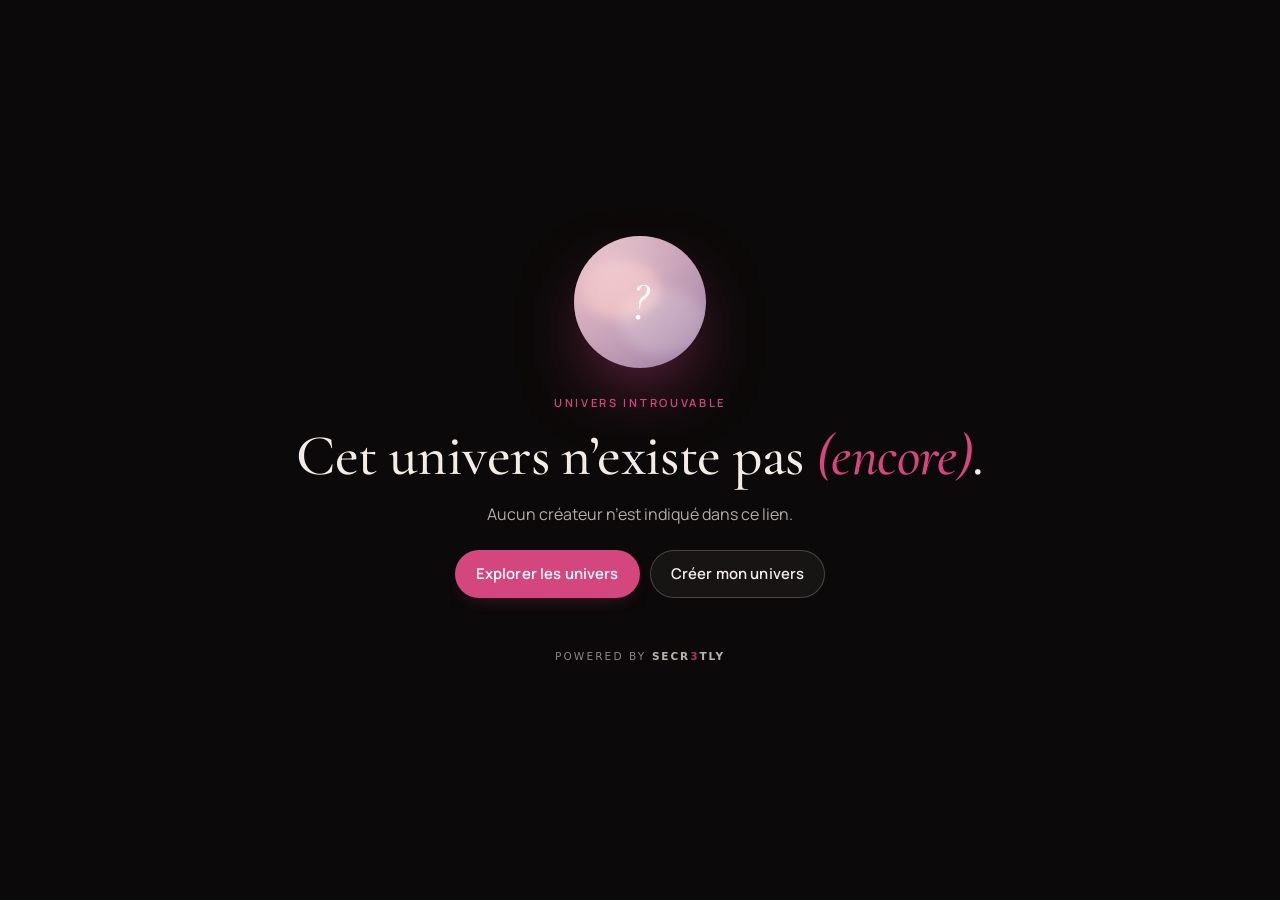
<file: c/index.html>
<!doctype html>
<html lang="fr" data-mode="dark" data-anim="subtle">
<head>
  <meta charset="utf-8">
  <meta name="viewport" content="width=device-width, initial-scale=1, viewport-fit=cover">
  <title>Univers créateur · SECR3TLY</title>
  <meta name="description" content="Un univers créateur : contenus exclusifs, abonnements, boutique et communauté, au même endroit.">
  <meta name="theme-color" content="#0b0909">
  <meta name="color-scheme" content="dark light">
  <meta property="og:type" content="profile">
  <meta property="og:site_name" content="SECR3TLY">
  <meta property="og:title" content="Univers créateur · SECR3TLY">
  <meta property="og:description" content="One creator. One universe. One link.">
  <meta property="og:image" content="https://cronobots.github.io/SECR3TLY/assets/og-image.jpg">
  <meta name="twitter:card" content="summary_large_image">
  <link rel="icon" href="data:image/svg+xml,%3Csvg xmlns='http://www.w3.org/2000/svg' viewBox='0 0 64 64'%3E%3Crect width='64' height='64' rx='14' fill='%230b0909'/%3E%3Ctext x='32' y='44' font-family='Georgia,serif' font-size='36' text-anchor='middle' fill='%23d4467e'%3E3%3C/text%3E%3C/svg%3E">
  <link rel="preconnect" href="https://fonts.googleapis.com">
  <link rel="preconnect" href="https://fonts.gstatic.com" crossorigin>
  <link rel="stylesheet" href="creator.css">
</head>
<body>
  <a class="skip" href="#main">Aller au contenu</a>
  <div class="bg-layer" aria-hidden="true"></div>
  <div id="app" aria-live="off">
    <div class="boot" aria-hidden="true"><span></span></div>
  </div>
  <noscript><p class="noscript">Cet univers a besoin de JavaScript pour s’afficher.</p></noscript>

  <script src="../assets/themes.js"></script>
  <script src="../assets/data.js"></script>
  <script src="../assets/ui.js"></script>
  <script src="creator.js"></script>
</body>
</html>
</file>
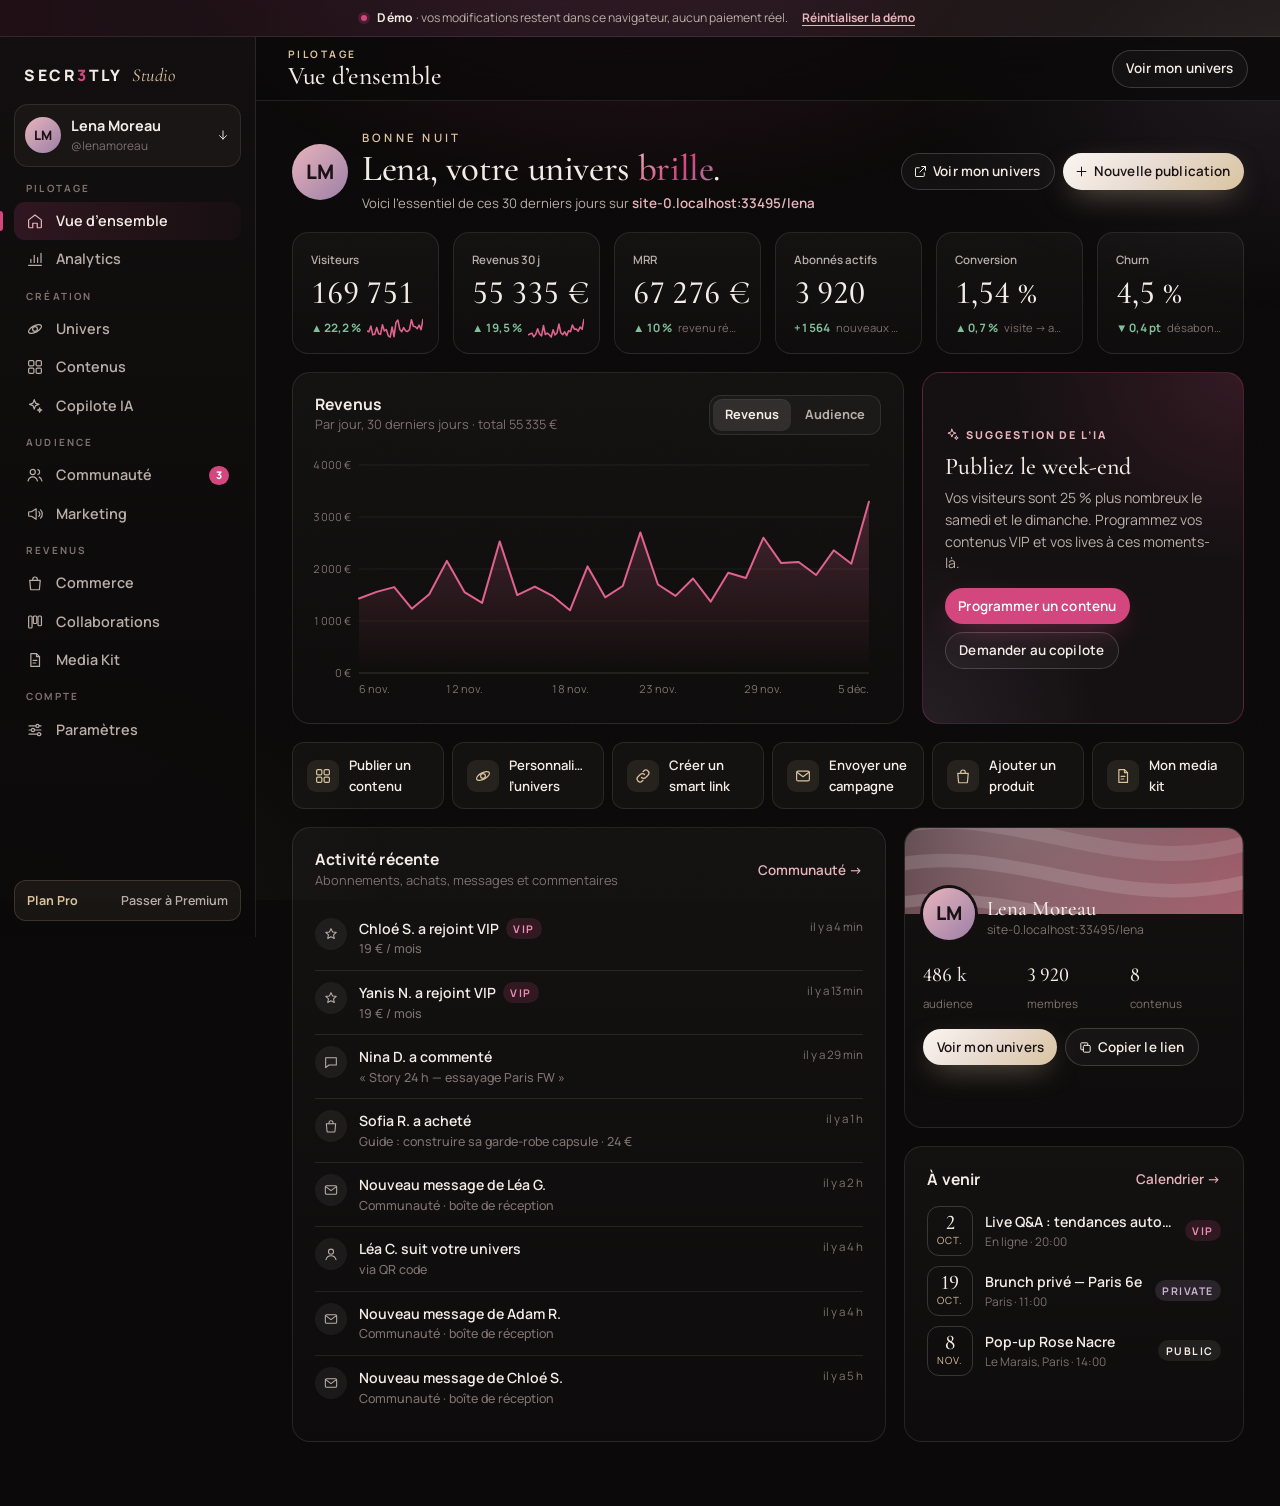
<file: studio/index.html>
<!doctype html>
<html lang="fr">
<head>
<meta charset="utf-8">
<meta name="viewport" content="width=device-width, initial-scale=1, viewport-fit=cover">
<title>SECR3TLY Studio</title>
<meta name="description" content="SECR3TLY Studio — le back-office du créateur : univers, contenus, communauté, commerce, marketing, analytics.">
<meta name="theme-color" content="#0b0909">
<meta name="robots" content="noindex">
<link rel="icon" href="data:image/svg+xml,%3Csvg xmlns='http://www.w3.org/2000/svg' viewBox='0 0 64 64'%3E%3Crect width='64' height='64' rx='14' fill='%230b0909'/%3E%3Ctext x='32' y='45' font-family='Georgia,serif' font-size='40' text-anchor='middle' fill='%23d4467e'%3E3%3C/text%3E%3C/svg%3E">
<link rel="preconnect" href="https://fonts.googleapis.com">
<link rel="preconnect" href="https://fonts.gstatic.com" crossorigin>
<link href="https://fonts.googleapis.com/css2?family=Cormorant+Garamond:ital,wght@0,400;0,500;0,600;1,400;1,500&family=Manrope:wght@400;500;600;700;800&display=swap" rel="stylesheet">
<link rel="stylesheet" href="../assets/brand.css">
<link rel="stylesheet" href="studio.css">
</head>
<body class="studio">
<a class="skip" href="#main">Aller au contenu</a>
<div class="aura" aria-hidden="true"></div>
<div class="grain" aria-hidden="true"></div>

<div class="demo-banner" id="demoBanner" role="note">
  <span class="demo-dot" aria-hidden="true"></span>
  <span class="demo-txt"><strong>Démo</strong><span class="db-long"> · vos modifications restent dans ce navigateur, aucun paiement réel.</span><span class="db-short"> · données locales, sans paiement</span></span>
  <button class="demo-reset" id="demoReset" type="button">Réinitialiser<span class="db-long"> la démo</span></button>
</div>

<div class="shell">
  <aside class="side" id="side" aria-label="Navigation du Studio">
    <a class="side-brand" href="../" title="Retour à SECR3TLY">
      <span class="wordmark">SECR<span class="three">3</span>TLY</span>
      <span class="side-studio">Studio</span>
    </a>
    <div class="acct" id="acct"></div>
    <nav class="nav" id="nav"></nav>
    <div class="side-foot">
      <a class="side-view" id="viewUniverse" href="#" target="_blank" rel="noopener">
        <svg viewBox="0 0 24 24" width="16" height="16" fill="none" stroke="currentColor" stroke-width="1.6"><path d="M14 4h6v6M20 4l-9 9M18 14v5a1 1 0 0 1-1 1H5a1 1 0 0 1-1-1V7a1 1 0 0 1 1-1h5"/></svg>
        Voir mon univers
      </a>
      <div class="side-plan" id="sidePlan"></div>
    </div>
  </aside>

  <div class="main-wrap">
    <header class="topbar" id="topbar">
      <div class="tb-left">
        <a class="tb-brand" href="#/overview" aria-label="Studio — accueil"><span class="wordmark">SECR<span class="three">3</span>TLY</span></a>
        <div class="tb-titles">
          <div class="tb-eyebrow" id="tbEyebrow">Studio</div>
          <h1 class="tb-title" id="tbTitle">Vue d'ensemble</h1>
        </div>
      </div>
      <div class="tb-right">
        <span class="saved" id="saved" aria-live="polite"></span>
        <a class="btn btn-ghost btn-sm tb-view" id="tbView" href="#" target="_blank" rel="noopener">Voir mon univers</a>
        <button class="tb-acct" id="tbAcct" type="button" aria-label="Changer de compte"></button>
      </div>
    </header>
    <main class="main" id="main" tabindex="-1"></main>
  </div>
</div>

<nav class="tabbar" id="tabbar" aria-label="Navigation principale"></nav>
<div class="layer" id="layer"></div>

<script src="../assets/themes.js"></script>
<script src="../assets/data.js"></script>
<script src="../assets/ui.js"></script>
<script src="core.js"></script>
<script src="views/overview.js"></script>
<script src="views/universe.js"></script>
<script src="views/content.js"></script>
<script src="views/community.js"></script>
<script src="views/commerce.js"></script>
<script src="views/marketing.js"></script>
<script src="views/analytics.js"></script>
<script src="views/mediakit.js"></script>
<script src="views/collabs.js"></script>
<script src="views/copilot.js"></script>
<script src="views/settings.js"></script>
<script src="studio.js"></script>
</body>
</html>
</file>
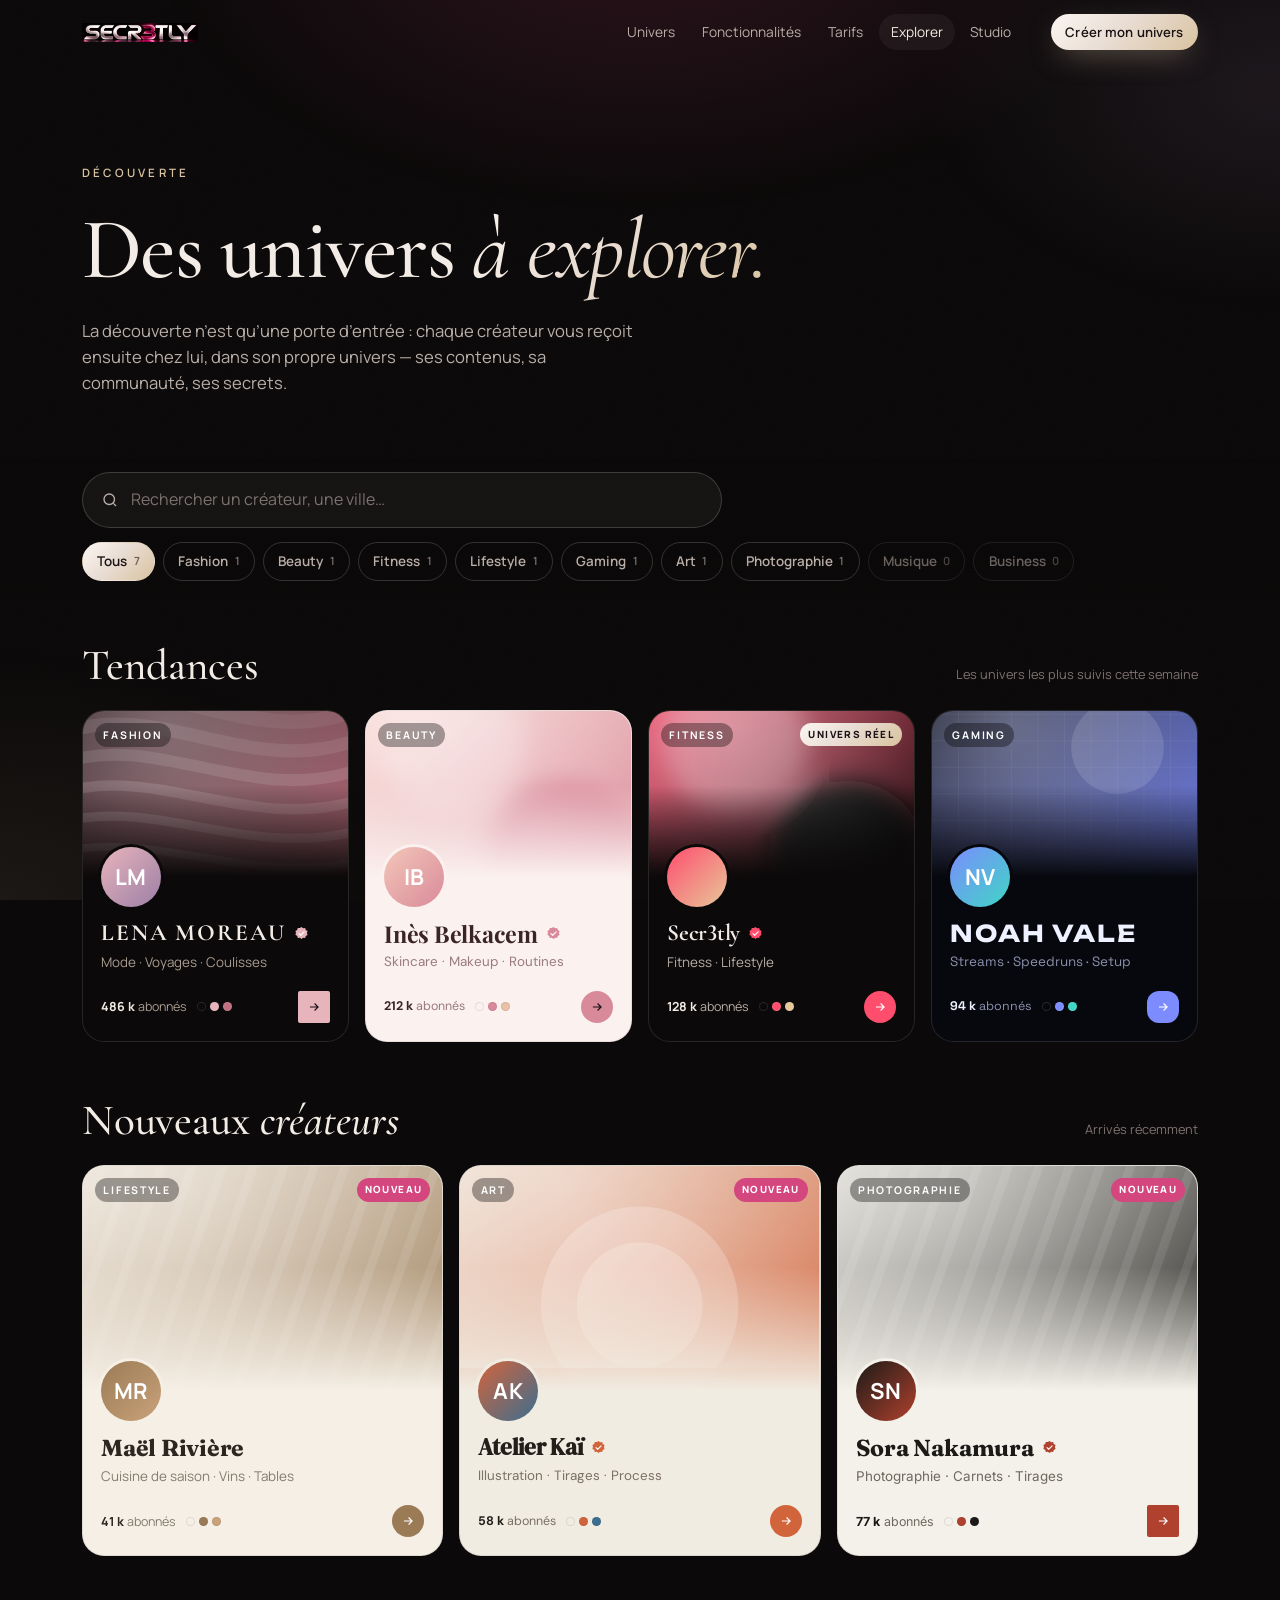
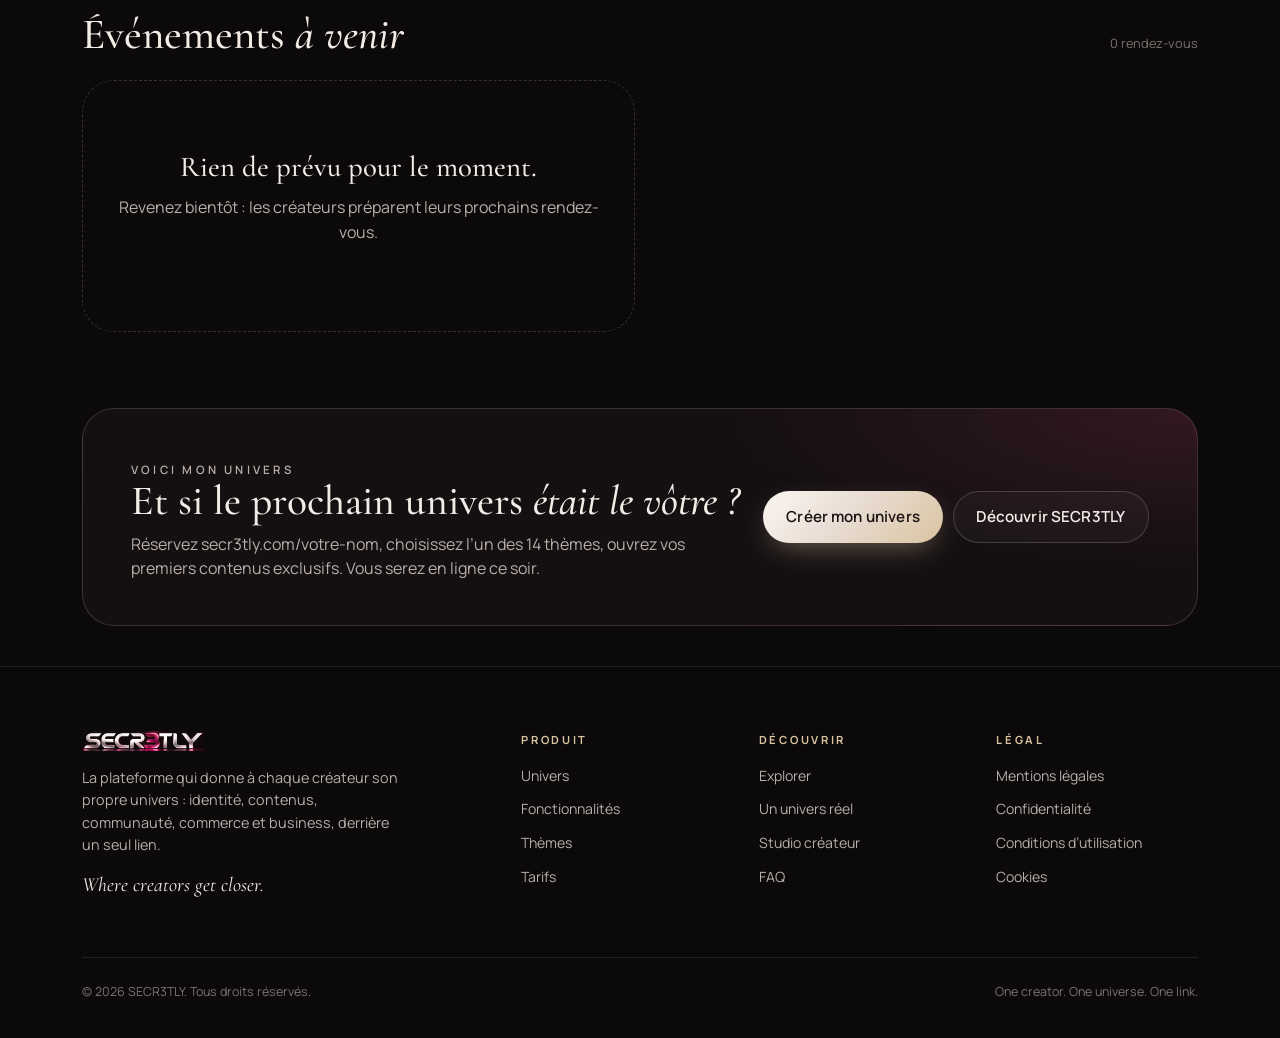
<file: explore.html>
<!doctype html>
<html lang="fr">
<head>
<meta charset="utf-8">
<meta name="viewport" content="width=device-width,initial-scale=1,viewport-fit=cover">
<title>Explorer — SECR3TLY</title>
<meta name="description" content="Découvrez les univers des créateurs SECR3TLY : mode, beauté, fitness, lifestyle, gaming, art, photographie. Tendances, nouveaux créateurs et événements à venir.">
<meta name="theme-color" content="#0b0909">
<meta name="color-scheme" content="dark">
<link rel="canonical" href="https://cronobots.github.io/SECR3TLY/explore.html">
<link rel="icon" href="assets/favicon.svg" type="image/svg+xml">
<link rel="apple-touch-icon" href="assets/icon-192.png">
<link rel="manifest" href="manifest.webmanifest">
<meta property="og:type" content="website">
<meta property="og:site_name" content="SECR3TLY">
<meta property="og:locale" content="fr_FR">
<meta property="og:title" content="Explorer les univers — SECR3TLY">
<meta property="og:description" content="Tendances, nouveaux créateurs et événements à venir. Where creators get closer.">
<meta property="og:url" content="https://cronobots.github.io/SECR3TLY/explore.html">
<meta property="og:image" content="https://cronobots.github.io/SECR3TLY/assets/og-image.jpg">
<meta name="twitter:card" content="summary_large_image">
<meta name="twitter:image" content="https://cronobots.github.io/SECR3TLY/assets/og-image.jpg">
<link rel="preconnect" href="https://fonts.googleapis.com">
<link rel="preconnect" href="https://fonts.gstatic.com" crossorigin>
<link rel="stylesheet" href="https://fonts.googleapis.com/css2?family=Cormorant+Garamond:ital,wght@0,400;0,500;0,600;1,400;1,500&family=Manrope:wght@400;500;600;700;800&display=swap">
<link rel="stylesheet" href="assets/brand.css">
<link rel="stylesheet" href="assets/site.css">
<style>
.ex-hero{padding:128px 0 28px;position:relative}
@media(min-width:960px){.ex-hero{padding:164px 0 36px}}
.ex-hero h1{font-family:var(--font-display);font-weight:500;font-size:clamp(2.7rem,8vw,5.4rem);line-height:.98;letter-spacing:-.02em;margin:.3em 0 .3em}
.ex-hero h1 em{font-style:italic;font-weight:400}
.ex-hero p.lead{color:var(--ivoire-dim);max-width:560px;font-size:1.04rem}
.ex-tools{position:sticky;top:64px;z-index:20;padding:14px 0;margin-top:26px;background:linear-gradient(180deg,rgba(11,9,9,.94) 70%,rgba(11,9,9,0));}
.search{display:flex;align-items:center;gap:12px;padding:0 8px 0 18px;height:56px;border-radius:999px;background:rgba(243,236,230,.05);border:1px solid var(--line-2);max-width:640px;transition:border-color .3s,box-shadow .3s}
.search:focus-within{border-color:rgba(232,180,188,.6);box-shadow:0 0 0 6px rgba(var(--signature-rgb),.1)}
.search svg{flex:none;color:var(--ivoire-dim)}
.search input{flex:1;min-width:0;background:none;border:0;outline:0;font-size:1rem;color:var(--ivoire)}
.search input::placeholder{color:var(--ivoire-mute)}
.search input::-webkit-search-cancel-button{display:none}
.search .clear{width:40px;height:40px;border-radius:50%;display:grid;place-items:center;color:var(--ivoire-dim)}
.search .clear:hover{background:rgba(243,236,230,.06);color:var(--ivoire)}
.cats{display:flex;gap:8px;overflow-x:auto;padding:14px 20px 4px;margin:0 -20px;scrollbar-width:none}
.cats::-webkit-scrollbar{display:none}
@media(min-width:760px){.cats{flex-wrap:wrap;margin:0;padding:14px 0 4px}}
.cat{flex:none;display:inline-flex;align-items:center;gap:.5em;padding:.6em 1.05em;border-radius:999px;border:1px solid var(--line-2);font-size:.84rem;font-weight:600;color:var(--ivoire-dim);transition:all .25s var(--ease)}
.cat small{font-size:.7rem;color:var(--ivoire-mute);font-weight:600}
.cat:hover{border-color:var(--poudre);color:var(--ivoire)}
.cat[aria-pressed="true"]{background:var(--grad-nacre);color:#1a1214;border-color:transparent}
.cat[aria-pressed="true"] small{color:#6b5a55}
.cat.empty{opacity:.55}
.block{padding:44px 0 12px}
.block-head{display:flex;flex-wrap:wrap;align-items:baseline;justify-content:space-between;gap:4px 16px;margin-bottom:22px}
.block-head h2{font-family:var(--font-display);font-weight:500;font-size:clamp(1.9rem,4.6vw,2.7rem);line-height:1.05}
.block-head h2 em{font-style:italic}
.block-head span{font-size:.8rem;color:var(--ivoire-mute)}
.grid{display:grid;gap:16px;grid-template-columns:1fr}
@media(min-width:600px){.grid{grid-template-columns:repeat(2,1fr)}}
@media(min-width:960px){.grid{grid-template-columns:repeat(3,1fr)}}
@media(min-width:1160px){.grid.g4{grid-template-columns:repeat(4,1fr)}}
.badge-real{position:absolute;top:12px;right:12px;z-index:1;font-size:.62rem;font-weight:800;letter-spacing:.14em;text-transform:uppercase;padding:.4em .8em;border-radius:999px;background:var(--grad-nacre);color:#1a1214}
.badge-new{position:absolute;top:12px;right:12px;z-index:1;font-size:.62rem;font-weight:800;letter-spacing:.14em;text-transform:uppercase;padding:.4em .8em;border-radius:999px;background:var(--signature);color:#fff}
.events{display:grid;gap:10px}
@media(min-width:860px){.events{grid-template-columns:1fr 1fr}}
.ev{display:grid;grid-template-columns:64px 1fr auto;gap:16px;align-items:center;padding:14px 16px 14px 14px;border-radius:var(--r-lg);border:1px solid var(--line);background:rgba(243,236,230,.025);transition:border-color .3s,background .3s,transform .3s var(--ease)}
.ev:hover{border-color:var(--line-2);background:rgba(243,236,230,.045);transform:translateY(-2px)}
.ev-date{width:64px;height:64px;border-radius:16px;display:flex;flex-direction:column;align-items:center;justify-content:center;background:var(--t-bg);color:var(--t-ink);border:1px solid var(--t-line)}
.ev-date b{font-family:var(--t-font-display);font-size:1.6rem;line-height:1;font-weight:500}
.ev-date small{font-size:.62rem;letter-spacing:.14em;text-transform:uppercase;color:var(--t-accent);font-weight:700;margin-top:2px}
.ev h3{font-size:.98rem;font-weight:600;line-height:1.3}
.ev-meta{display:flex;flex-wrap:wrap;align-items:center;gap:6px 12px;margin-top:6px;font-size:.78rem;color:var(--ivoire-dim)}
.ev-meta .who{display:inline-flex;align-items:center;gap:6px;color:var(--ivoire)}
.ev-right{text-align:right;display:flex;flex-direction:column;align-items:flex-end;gap:6px}
.ev-right b{font-family:var(--font-display);font-size:1.2rem;font-weight:500;white-space:nowrap}
.ev-right small{font-size:.7rem;color:var(--ivoire-mute);white-space:nowrap}
@media(max-width:480px){.ev{grid-template-columns:56px 1fr}.ev-date{width:56px;height:56px}.ev-right{grid-column:2;flex-direction:row;align-items:center;justify-content:flex-start;gap:10px;text-align:left}}
.empty-state{text-align:center;padding:64px 20px;border:1px dashed var(--line-2);border-radius:var(--r-xl)}
.empty-state h3{font-family:var(--font-display);font-weight:500;font-size:1.8rem;margin-bottom:6px}
.empty-state p{color:var(--ivoire-dim);margin-bottom:22px}
.heart{margin:64px 0 24px;border-radius:var(--r-xl);padding:36px 26px;display:grid;gap:20px;align-items:center;
  background:radial-gradient(70% 120% at 100% 0%,rgba(var(--signature-rgb),.16),transparent 60%),#140f11;border:1px solid rgba(232,180,188,.2)}
@media(min-width:860px){.heart{grid-template-columns:1fr auto;padding:44px 48px}}
.heart h2{font-family:var(--font-display);font-weight:500;font-size:clamp(1.8rem,4.4vw,2.6rem);line-height:1.08}
.heart h2 em{font-style:italic}
.heart p{color:var(--ivoire-dim);margin-top:8px;max-width:560px}
.heart .acts{display:flex;flex-wrap:wrap;gap:10px}
@media (prefers-reduced-motion:reduce){.reveal{opacity:1;transform:none}}
</style>
</head>
<body data-page="explore">
<a class="skip" href="#main">Aller au contenu</a>
<div class="aura" aria-hidden="true"></div>
<div class="grain" aria-hidden="true"></div>
<header data-nav></header>

<main id="main">
  <section class="ex-hero">
    <div class="container">
      <p class="eyebrow">Découverte</p>
      <h1>Des univers <em class="nacre">à explorer.</em></h1>
      <p class="lead">La découverte n’est qu’une porte d’entrée : chaque créateur vous reçoit ensuite chez lui, dans son propre univers — ses contenus, sa communauté, ses secrets.</p>
    </div>
  </section>

  <div class="ex-tools">
    <div class="container">
      <form class="search" role="search" id="search-form">
        <svg width="18" height="18" viewBox="0 0 24 24" fill="none" stroke="currentColor" stroke-width="1.8" aria-hidden="true"><circle cx="11" cy="11" r="7"/><path d="M20 20l-3.5-3.5"/></svg>
        <label for="q" class="sr-only">Rechercher un créateur</label>
        <input id="q" type="search" placeholder="Rechercher un créateur, une ville…" autocomplete="off" enterkeyhint="search">
        <button type="button" class="clear" id="clear" aria-label="Effacer la recherche" hidden><svg width="14" height="14" viewBox="0 0 24 24" fill="none" stroke="currentColor" stroke-width="2" aria-hidden="true"><path d="M6 6l12 12M18 6L6 18"/></svg></button>
      </form>
      <div class="cats" id="cats" role="group" aria-label="Catégories"></div>
    </div>
  </div>

  <div class="container">
    <div id="results" aria-live="polite"></div>
    <div id="default">
      <section class="block" aria-labelledby="t-trend">
        <div class="block-head"><h2 id="t-trend">Tendances</h2><span>Les univers les plus suivis cette semaine</span></div>
        <div class="grid g4" id="trend"></div>
      </section>
      <section class="block" aria-labelledby="t-new">
        <div class="block-head"><h2 id="t-new">Nouveaux <em>créateurs</em></h2><span>Arrivés récemment</span></div>
        <div class="grid" id="fresh"></div>
      </section>
      <section class="block" aria-labelledby="t-ev">
        <div class="block-head"><h2 id="t-ev">Événements <em>à venir</em></h2><span id="ev-count"></span></div>
        <div class="events" id="events"></div>
      </section>
    </div>

    <aside class="heart reveal" aria-label="Créer votre univers">
      <div>
        <p class="eyebrow">Voici mon univers</p>
        <h2>Et si le prochain univers <em>était le vôtre&nbsp;?</em></h2>
        <p>Réservez secr3tly.com/votre-nom, choisissez l’un des 14 thèmes, ouvrez vos premiers contenus exclusifs. Vous serez en ligne ce soir.</p>
      </div>
      <div class="acts"><a class="btn btn-primary" href="studio/">Créer mon univers</a><a class="btn btn-ghost" href="./">Découvrir SECR3TLY</a></div>
    </aside>
  </div>
</main>
<footer data-foot></footer>

<script src="assets/data.js"></script>
<script src="assets/themes.js"></script>
<script src="assets/ui.js"></script>
<script src="assets/site.js"></script>
<script>
(function () {
  'use strict';
  var S = window.Secretly, T = window.SecretlyThemes, UI = window.SecretlyUI, esc = S.esc;
  var reduce = window.matchMedia && matchMedia('(prefers-reduced-motion: reduce)').matches;
  function $(s) { return document.querySelector(s); }
  var all = S.getCreators().filter(function (c) { return c && c.handle && c.name; });
  var LVNAME = { public: 'Public', members: 'Members', vip: 'VIP', private: 'Private' };
  var VER = '<svg class="ver" viewBox="0 0 24 24" fill="currentColor" aria-label="Vérifié" role="img"><path d="M12 1.5l2.6 2 3.3-.3.9 3.2 2.9 1.6-1 3.1 1 3.1-2.9 1.6-.9 3.2-3.3-.3-2.6 2-2.6-2-3.3.3-.9-3.2L2.2 14l1-3.1-1-3.1 2.9-1.6.9-3.2 3.3.3z"/><path d="M8 12.2l2.7 2.7L16.2 9.4" fill="none" stroke="#fff" stroke-width="2" stroke-linecap="round" stroke-linejoin="round" opacity=".9"/></svg>';
  var ARROW = '<svg width="14" height="14" viewBox="0 0 24 24" fill="none" stroke="currentColor" stroke-width="2" aria-hidden="true"><path d="M5 12h14M13 6l6 6-6 6"/></svg>';

  var fonts = {};
  all.forEach(function (c) { var t = T.resolve(c.theme); fonts[t.display] = 1; fonts[t.body] = 1; });
  T.loadFonts(Object.keys(fonts));

  function vars(c) {
    var t = T.resolve(c.theme), v = T.cssVars(t), out = '';
    for (var k in v) out += k + ':' + v[k] + ';';
    return { t: t, s: out };
  }
  function card(c, badge) {
    var th = vars(c), t = th.t;
    var cover = c.coverImg
      ? UI.art(c.cover) + '<img src="' + esc(c.coverImg) + '" alt="" loading="lazy" onerror="this.remove()">'
      : UI.art(c.cover);
    var b = badge === 'new' ? '<span class="badge-new">Nouveau</span>' : c.externalUrl ? '<span class="badge-real">Univers réel</span>' : '';
    return '<a class="ccard reveal" style="' + th.s + '" href="' + S.creatorUrl(c.handle) + '"' + (c.externalUrl ? ' target="_blank" rel="noopener"' : '') + ' aria-label="Univers de ' + esc(c.name) + ', ' + esc(c.category) + '">' +
      '<div class="ccard-cover">' + cover + '<span class="ccard-cat">' + esc(c.category) + '</span>' + b + '</div>' +
      '<div class="ccard-body">' + UI.avatar(c, 60) +
        '<h3 class="ccard-name">' + esc(c.name) + (c.verified ? VER : '') + '</h3>' +
        '<p class="ccard-tag">' + esc(c.tagline) + '</p>' +
        '<div class="ccard-foot"><span><b>' + S.compact((c.stats || {}).followers || 0) + '</b> abonnés</span>' +
          '<span class="ccard-sw" title="Thème ' + t.name + '" aria-hidden="true"><i style="background:' + t.bg + '"></i><i style="background:' + t.accent + '"></i><i style="background:' + t.accent2 + '"></i></span>' +
          '<span class="ccard-go" aria-hidden="true">' + ARROW + '</span></div>' +
      '</div></a>';
  }

  /* ---------- Catégories ---------- */
  var state = { q: '', cat: '' };
  try {
    var qs = new URLSearchParams(location.search);
    state.q = qs.get('q') || ''; state.cat = qs.get('cat') || '';
    if (state.cat && S.CATEGORIES.indexOf(state.cat) < 0) state.cat = '';
  } catch (e) { /* ignore */ }
  function count(cat) { return all.filter(function (c) { return !cat || c.category === cat; }).length; }
  $('#cats').innerHTML = [''].concat(S.CATEGORIES).map(function (cat) {
    var n = count(cat);
    return '<button type="button" class="cat' + (n ? '' : ' empty') + '" data-cat="' + esc(cat) + '" aria-pressed="false">' + (cat || 'Tous') + ' <small>' + n + '</small></button>';
  }).join('');

  /* ---------- Rendu ---------- */
  function norm(s) { return String(s || '').toLowerCase().normalize('NFD').replace(/[̀-ͯ]/g, ''); }
  function matches(c) {
    if (state.cat && c.category !== state.cat) return false;
    if (!state.q) return true;
    var hay = norm([c.name, c.handle, c.pseudo, c.tagline, c.category, c.location, c.bio].join(' '));
    return norm(state.q).split(/\s+/).every(function (w) { return hay.indexOf(w) >= 0; });
  }
  function render() {
    document.querySelectorAll('.cat').forEach(function (b) { b.setAttribute('aria-pressed', b.getAttribute('data-cat') === state.cat ? 'true' : 'false'); });
    $('#clear').hidden = !state.q;
    var filtering = state.q || state.cat;
    $('#default').hidden = !!filtering;
    var res = $('#results');
    if (!filtering) { res.innerHTML = ''; }
    else {
      var list = all.filter(matches).sort(function (a, b) { return (b.stats.followers || 0) - (a.stats.followers || 0); });
      var title = state.cat ? esc(state.cat) : 'Résultats';
      res.innerHTML = '<section class="block"><div class="block-head"><h2>' + title + (state.q ? ' <em>« ' + esc(state.q) + ' »</em>' : '') + '</h2><span>' + list.length + ' univers</span></div>' +
        (list.length ? '<div class="grid g4">' + list.map(function (c) { return card(c); }).join('') + '</div>'
          : '<div class="empty-state"><h3>Aucun univers… pour l’instant.</h3><p>Personne n’a encore créé cet univers. Et si c’était vous&nbsp;?</p><a class="btn btn-primary" href="studio/">Créer mon univers</a></div>') +
        '</section>';
    }
    try {
      var p = new URLSearchParams();
      if (state.q) p.set('q', state.q); if (state.cat) p.set('cat', state.cat);
      history.replaceState(null, '', location.pathname + (p.toString() ? '?' + p : ''));
    } catch (e) { /* ignore */ }
    if (reduce) document.querySelectorAll('.reveal').forEach(function (e) { e.classList.add('in'); }); else UI.reveal();
  }

  /* Tendances / nouveaux */
  var byFollowers = all.slice().sort(function (a, b) { return (b.stats.followers || 0) - (a.stats.followers || 0); });
  $('#trend').innerHTML = byFollowers.slice(0, 4).map(function (c) { return card(c); }).join('');
  var fresh = all.filter(function (c) { return !c.externalUrl; }).sort(function (a, b) { return (a.stats.followers || 0) - (b.stats.followers || 0); }).slice(0, 3);
  $('#fresh').innerHTML = fresh.map(function (c) { return card(c, 'new'); }).join('');

  /* Événements */
  var now = Date.now(), evs = [];
  all.forEach(function (c) { (c.events || []).forEach(function (e) { var d = new Date(e.date); if (!isNaN(d) && d.getTime() >= now - 864e5) evs.push({ e: e, c: c, d: d }); }); });
  evs.sort(function (a, b) { return a.d - b.d; });
  var MONTHS = ['janv.', 'févr.', 'mars', 'avr.', 'mai', 'juin', 'juil.', 'août', 'sept.', 'oct.', 'nov.', 'déc.'];
  var DAYS = ['dim.', 'lun.', 'mar.', 'mer.', 'jeu.', 'ven.', 'sam.'];
  $('#ev-count').textContent = evs.length + ' rendez-vous';
  $('#events').innerHTML = evs.length ? evs.map(function (x) {
    var e = x.e, c = x.c, d = x.d, th = vars(c);
    var hh = String(d.getHours()).padStart(2, '0') + 'h' + (d.getMinutes() ? String(d.getMinutes()).padStart(2, '0') : '');
    return '<a class="ev reveal" href="' + S.creatorUrl(c.handle, 'events') + '">' +
      '<span class="ev-date" style="' + th.s + '"><b>' + d.getDate() + '</b><small>' + MONTHS[d.getMonth()] + '</small></span>' +
      '<div><h3>' + esc(e.title) + '</h3><div class="ev-meta"><span class="who">' + UI.avatar(c, 20) + esc(c.name) + '</span><span>' + DAYS[d.getDay()] + ' ' + hh + ' · ' + esc(e.place) + '</span></div></div>' +
      '<div class="ev-right"><span class="lvl lvl-' + e.access + '">' + (LVNAME[e.access] || 'Public') + '</span><b>' + (e.price ? S.money(e.price) : 'Gratuit') + '</b>' + (e.seats ? '<small>' + e.seats + ' places</small>' : '') + '</div></a>';
  }).join('') : '<div class="empty-state"><h3>Rien de prévu pour le moment.</h3><p>Revenez bientôt : les créateurs préparent leurs prochains rendez-vous.</p></div>';

  /* ---------- Interactions ---------- */
  var input = $('#q'); input.value = state.q;
  var tmr;
  input.addEventListener('input', function () { clearTimeout(tmr); tmr = setTimeout(function () { state.q = input.value.trim(); render(); }, 120); });
  $('#search-form').addEventListener('submit', function (e) { e.preventDefault(); state.q = input.value.trim(); render(); input.blur(); });
  $('#clear').addEventListener('click', function () { input.value = ''; state.q = ''; render(); input.focus(); });
  $('#cats').addEventListener('click', function (e) {
    var b = e.target.closest('.cat'); if (!b) return;
    var c = b.getAttribute('data-cat'); state.cat = state.cat === c ? '' : c; render();
  });
  render();
})();
</script>
</body>
</html>
</file>
<file: assets/brand.css>
/* =====================================================================
   SECR3TLY — Design system (marque plateforme)
   Luxury × Creator × Social × Exclusive — pas de néon, pas de "gaming".
   Utilisé par : landing, explore, studio. (Les pages créateur utilisent
   leur propre thème généré par assets/themes.js.)
   ===================================================================== */
:root{
  /* Palette de marque */
  --noir:        #0b0909;   /* noir profond */
  --noir-2:      #141011;   /* surfaces */
  --noir-3:      #1c1618;   /* surfaces élevées */
  --ivoire:      #f3ece6;   /* ivoire nacré (texte) */
  --ivoire-dim:  #b9aea8;   /* texte secondaire */
  --ivoire-mute: #7d7270;   /* texte tertiaire */
  --champagne:   #d9c3a0;
  --poudre:      #e8b4bc;   /* rose poudré */
  --vieux-rose:  #c0707f;
  --mauve:       #9c7fa6;
  --signature:   #d4467e;   /* la couleur du « 3 » */
  --signature-rgb: 212,70,126;
  --champagne-rgb: 217,195,160;
  --line:        rgba(243,236,230,.10);
  --line-2:      rgba(243,236,230,.18);
  --glass:       rgba(28,22,24,.62);

  --ok:#7fbf9a; --warn:#e0b36a; --err:#e07a7a;

  --grad-signature: linear-gradient(135deg,#e8b4bc 0%,#d4467e 55%,#9c7fa6 100%);
  --grad-nacre: linear-gradient(135deg,#fbf6f1 0%,#e9ddd4 45%,#d9c3a0 100%);

  --font-display: 'Cormorant Garamond','Cormorant',Georgia,serif;
  --font-ui: 'Manrope','Inter','Segoe UI',-apple-system,BlinkMacSystemFont,sans-serif;

  --r-sm:10px; --r:16px; --r-lg:24px; --r-xl:32px;
  --shadow: 0 20px 60px -20px rgba(0,0,0,.7);
  --ease: cubic-bezier(.22,.8,.2,1);
  --maxw: 1180px;
}

*{margin:0;padding:0;box-sizing:border-box}
[hidden]{display:none!important}
html{scroll-behavior:smooth;-webkit-text-size-adjust:100%}
body{font-family:var(--font-ui);background:var(--noir);color:var(--ivoire);line-height:1.55;
  -webkit-font-smoothing:antialiased;overflow-x:hidden;min-height:100vh}
a{color:inherit;text-decoration:none}
img,svg,video{display:block;max-width:100%}
button,input,select,textarea{font:inherit;color:inherit}
button{cursor:pointer;background:none;border:0}
::selection{background:var(--signature);color:#fff}
:focus-visible{outline:2px solid var(--poudre);outline-offset:3px;border-radius:6px}
@media (prefers-reduced-motion:reduce){*,*::before,*::after{animation:none!important;transition:none!important;scroll-behavior:auto!important}}

/* ---------- Typo ---------- */
.display{font-family:var(--font-display);font-weight:500;letter-spacing:-.01em;line-height:1.02}
.eyebrow{font-size:.72rem;letter-spacing:.28em;text-transform:uppercase;color:var(--champagne);font-weight:600}
.muted{color:var(--ivoire-dim)}
.sig{color:var(--signature)}
.nacre{background:var(--grad-nacre);-webkit-background-clip:text;background-clip:text;color:transparent}
.grad-text{background:var(--grad-signature);-webkit-background-clip:text;background-clip:text;color:transparent}

/* Wordmark texte (le 3 est la signature) */
.wordmark{font-family:var(--font-ui);font-weight:800;letter-spacing:.16em;text-transform:uppercase}
.wordmark .three{color:var(--signature)}
.wordmark-img{height:22px;width:auto;mix-blend-mode:screen}

/* ---------- Layout ---------- */
.container{width:100%;max-width:var(--maxw);margin:0 auto;padding:0 20px}
@media(min-width:760px){.container{padding:0 32px}}

/* ---------- Boutons ---------- */
.btn{display:inline-flex;align-items:center;justify-content:center;gap:.5em;padding:.9em 1.5em;border-radius:999px;
  font-weight:600;font-size:.95rem;letter-spacing:.01em;transition:transform .25s var(--ease),box-shadow .25s,background .25s,border-color .25s;white-space:nowrap}
.btn:active{transform:scale(.98)}
.btn-primary{background:var(--grad-nacre);color:#1a1214;box-shadow:0 10px 30px -10px rgba(var(--champagne-rgb),.55)}
.btn-primary:hover{transform:translateY(-2px);box-shadow:0 16px 40px -12px rgba(var(--champagne-rgb),.7)}
.btn-sig{background:var(--signature);color:#fff;box-shadow:0 10px 30px -12px rgba(var(--signature-rgb),.8)}
.btn-sig:hover{transform:translateY(-2px);filter:brightness(1.06)}
.btn-ghost{border:1px solid var(--line-2);color:var(--ivoire);background:rgba(243,236,230,.03)}
.btn-ghost:hover{border-color:var(--poudre);background:rgba(232,180,188,.06)}
.btn-sm{padding:.55em 1em;font-size:.84rem}

/* ---------- Surfaces ---------- */
.card{background:linear-gradient(180deg,rgba(243,236,230,.045),rgba(243,236,230,.015));border:1px solid var(--line);
  border-radius:var(--r-lg);padding:24px}
.glass{background:var(--glass);backdrop-filter:blur(18px) saturate(1.2);-webkit-backdrop-filter:blur(18px) saturate(1.2);border:1px solid var(--line)}
.chip{display:inline-flex;align-items:center;gap:.4em;padding:.3em .8em;border-radius:999px;font-size:.74rem;font-weight:600;
  border:1px solid var(--line-2);color:var(--ivoire-dim);letter-spacing:.02em}

/* Niveaux d'accès (utilisés partout) */
.lvl{display:inline-flex;align-items:center;gap:.35em;padding:.22em .7em;border-radius:999px;font-size:.66rem;font-weight:700;letter-spacing:.14em;text-transform:uppercase}
.lvl-public{background:rgba(243,236,230,.08);color:var(--ivoire)}
.lvl-members{background:rgba(217,195,160,.14);color:var(--champagne)}
.lvl-vip{background:rgba(212,70,126,.16);color:#f08fb3}
.lvl-private{background:rgba(156,127,166,.18);color:#c9b2d2}

/* ---------- Formulaires ---------- */
.field{display:flex;flex-direction:column;gap:6px}
.field label{font-size:.78rem;color:var(--ivoire-dim);font-weight:600}
.input,.select,.textarea{width:100%;background:rgba(243,236,230,.04);border:1px solid var(--line-2);border-radius:12px;padding:.7em .9em;outline:none;transition:border-color .2s}
.input:focus,.select:focus,.textarea:focus{border-color:var(--poudre)}
.textarea{min-height:96px;resize:vertical}
.select option{background:var(--noir-2)}

/* ---------- Fonds d'ambiance ---------- */
.aura{position:fixed;inset:0;z-index:-2;pointer-events:none;
  background:
    radial-gradient(55% 45% at 50% -8%, rgba(var(--signature-rgb),.16), transparent 70%),
    radial-gradient(40% 35% at 100% 10%, rgba(156,127,166,.12), transparent 70%),
    radial-gradient(45% 40% at 0% 100%, rgba(var(--champagne-rgb),.08), transparent 70%)}
.grain{position:fixed;inset:0;z-index:-1;opacity:.045;pointer-events:none;mix-blend-mode:overlay;
  background-image:url("data:image/svg+xml,%3Csvg xmlns='http://www.w3.org/2000/svg' width='140' height='140'%3E%3Cfilter id='n'%3E%3CfeTurbulence type='fractalNoise' baseFrequency='.85' numOctaves='3'/%3E%3C/filter%3E%3Crect width='100%25' height='100%25' filter='url(%23n)'/%3E%3C/svg%3E")}

/* ---------- Apparition au scroll ---------- */
.reveal{opacity:0;transform:translateY(24px);transition:opacity .9s var(--ease),transform .9s var(--ease)}
.reveal.in{opacity:1;transform:none}

/* ---------- Toast ---------- */
.toast{position:fixed;left:50%;bottom:24px;transform:translate(-50%,20px);opacity:0;z-index:999;padding:.8em 1.2em;border-radius:999px;
  background:var(--noir-3);border:1px solid var(--line-2);font-size:.88rem;transition:all .35s var(--ease);pointer-events:none;box-shadow:var(--shadow)}
.toast.show{opacity:1;transform:translate(-50%,0)}
</file>
<file: assets/site.css>
/* =====================================================================
   SECR3TLY — Pages vitrine (landing, explore) : navigation, pied de page,
   composants communs. S'appuie sur assets/brand.css.
   ===================================================================== */

/* ---------- Composants de base absents de brand.css ---------- */
.avatar{display:inline-grid;place-items:center;border-radius:50%;overflow:hidden;color:#fff;font-weight:700;flex:none;position:relative;
  letter-spacing:.02em;font-family:var(--font-ui);box-shadow:0 0 0 2px rgba(0,0,0,.25)}
.avatar img{position:absolute;inset:0;width:100%;height:100%;object-fit:cover}
svg.art{width:100%;height:100%}
.sr-only{position:absolute!important;width:1px;height:1px;padding:0;margin:-1px;overflow:hidden;clip:rect(0,0,0,0);white-space:nowrap;border:0}
.skip{position:fixed;left:16px;top:-60px;z-index:200;background:var(--ivoire);color:var(--noir);padding:.6em 1em;border-radius:999px;font-weight:700;font-size:.85rem;transition:top .2s}
.skip:focus{top:12px}
.wm{font-weight:800;letter-spacing:.14em;font-family:var(--font-ui);font-size:.92em}
.wm b{color:var(--signature);font-weight:800}

/* ---------- Navigation ---------- */
.nav{position:fixed;top:0;left:0;right:0;z-index:100;transition:background .4s var(--ease),border-color .4s,backdrop-filter .4s;border-bottom:1px solid transparent}
.nav.scrolled{background:rgba(11,9,9,.72);backdrop-filter:blur(18px) saturate(1.3);-webkit-backdrop-filter:blur(18px) saturate(1.3);border-bottom-color:var(--line)}
.nav-in{display:flex;align-items:center;gap:16px;height:64px}
.nav-brand{display:flex;align-items:center;flex:none;padding:6px 0}
.nav-brand img{height:17px;width:auto;mix-blend-mode:screen}
.nav-links{display:none;gap:4px;margin-left:auto}
.nav-links a{font-size:.86rem;color:var(--ivoire-dim);padding:.5em .85em;border-radius:999px;transition:color .2s,background .2s}
.nav-links a:hover,.nav-links a[aria-current="page"]{color:var(--ivoire);background:rgba(243,236,230,.05)}
.nav-cta{margin-left:auto;display:flex;align-items:center;gap:8px}
.nav-cta .btn{padding:.6em 1.1em;font-size:.82rem}
.nav-burger{width:40px;height:40px;border-radius:50%;display:grid;place-items:center;border:1px solid var(--line-2)}
.nav-burger span{display:block;width:16px;height:1.5px;background:var(--ivoire);position:relative;transition:transform .3s var(--ease)}
.nav-burger span::before,.nav-burger span::after{content:"";position:absolute;left:0;width:16px;height:1.5px;background:var(--ivoire);transition:transform .3s var(--ease),top .3s}
.nav-burger span::before{top:-5px}.nav-burger span::after{top:5px}
.nav.open .nav-burger span{background:transparent}
.nav.open .nav-burger span::before{top:0;transform:rotate(45deg)}
.nav.open .nav-burger span::after{top:0;transform:rotate(-45deg)}
.nav-sheet{position:fixed;inset:64px 0 auto 0;background:rgba(11,9,9,.96);backdrop-filter:blur(20px);-webkit-backdrop-filter:blur(20px);
  border-bottom:1px solid var(--line);padding:12px 20px 28px;display:none;flex-direction:column}
.nav.open .nav-sheet{display:flex}
.nav-sheet a{font-family:var(--font-display);font-size:1.7rem;padding:.35em 0;border-bottom:1px solid var(--line);color:var(--ivoire)}
.nav-sheet a:last-child{border-bottom:0}
.nav-sheet .btn{margin-top:18px;font-family:var(--font-ui);font-size:.95rem;border:0}
@media(min-width:960px){
  .nav-links{display:flex}
  .nav-cta{margin-left:12px}
  .nav-burger,.nav-sheet{display:none!important}
  .nav-brand img{height:19px}
}
@media(max-width:380px){.nav-cta .btn{padding:.55em .9em;font-size:.78rem}}

/* ---------- Titres de section ---------- */
.sec{padding:96px 0;position:relative}
@media(min-width:960px){.sec{padding:140px 0}}
.sec-head{max-width:760px;margin-bottom:48px}
.sec-head.center{margin-left:auto;margin-right:auto;text-align:center}
.sec-head h2{font-family:var(--font-display);font-weight:500;font-size:clamp(2.3rem,6.4vw,4.3rem);line-height:1.02;letter-spacing:-.015em;margin:.35em 0 .3em}
.sec-head h2 em{font-style:italic;font-weight:400}
.sec-head p{color:var(--ivoire-dim);font-size:1.02rem;max-width:620px}
.sec-head.center p{margin:0 auto}
.eyebrow .n{color:var(--signature);margin-right:.8em}
.hair{height:1px;background:linear-gradient(90deg,transparent,var(--line-2),transparent);border:0}

/* ---------- Cartes créateur (explore + landing) ---------- */
.ccard{display:flex;flex-direction:column;border-radius:22px;overflow:hidden;background:var(--t-bg);color:var(--t-ink);
  border:1px solid var(--t-line);transition:transform .45s var(--ease),box-shadow .45s var(--ease);position:relative;isolation:isolate}
.ccard:hover{transform:translateY(-4px);box-shadow:0 30px 60px -30px rgba(0,0,0,.9)}
.ccard-cover{position:relative;aspect-ratio:16/10;overflow:hidden}
.ccard-cover svg,.ccard-cover img{position:absolute;inset:0;width:100%;height:100%;object-fit:cover;transition:transform 1.2s var(--ease)}
.ccard:hover .ccard-cover svg,.ccard:hover .ccard-cover img{transform:scale(1.05)}
.ccard-cover::after{content:"";position:absolute;inset:0;background:linear-gradient(180deg,transparent 45%,var(--t-bg))}
.ccard-cat{position:absolute;top:12px;left:12px;z-index:1;font-size:.66rem;font-weight:700;letter-spacing:.16em;text-transform:uppercase;
  padding:.35em .8em;border-radius:999px;background:rgba(0,0,0,.35);color:#fff;backdrop-filter:blur(8px);-webkit-backdrop-filter:blur(8px)}
.ccard-body{padding:0 18px 18px;margin-top:-30px;position:relative;z-index:1;display:flex;flex-direction:column;gap:6px;flex:1}
.ccard-body .avatar{box-shadow:0 0 0 3px var(--t-bg)}
.ccard-name{font-family:var(--t-font-display);font-size:1.45rem;line-height:1.1;margin-top:8px;text-transform:var(--t-title-transform);letter-spacing:var(--t-title-spacing);display:flex;align-items:center;gap:.35em}
.ccard-name .ver{width:15px;height:15px;flex:none;color:var(--t-accent)}
.ccard-tag{font-family:var(--t-font-body);font-size:.84rem;color:var(--t-muted)}
.ccard-foot{display:flex;align-items:center;gap:10px;margin-top:auto;padding-top:12px;font-family:var(--t-font-body);font-size:.78rem;color:var(--t-muted)}
.ccard-foot b{color:var(--t-ink);font-weight:700}
.ccard-go{margin-left:auto;width:32px;height:32px;border-radius:var(--t-btn-radius);display:grid;place-items:center;background:var(--t-accent);color:var(--t-on-accent);transition:transform .3s var(--ease)}
.ccard:hover .ccard-go{transform:translateX(3px)}
.ccard-sw{display:flex;gap:4px}
.ccard-sw i{width:9px;height:9px;border-radius:50%;border:1px solid var(--t-line)}

/* ---------- Pied de page ---------- */
.foot{border-top:1px solid var(--line);padding:64px 0 36px;margin-top:40px;position:relative}
.foot-grid{display:grid;gap:36px;grid-template-columns:1fr 1fr}
.foot-brand{grid-column:1/-1}
.foot-brand img{height:20px;width:auto;mix-blend-mode:screen;margin-bottom:16px}
.foot-brand p{color:var(--ivoire-dim);font-size:.9rem;max-width:320px}
.foot-brand .sign{font-family:var(--font-display);font-style:italic;font-size:1.25rem;color:var(--ivoire);margin-top:14px}
.foot h3{font-size:.7rem;letter-spacing:.24em;text-transform:uppercase;color:var(--champagne);margin-bottom:14px;font-weight:700}
.foot ul{list-style:none;display:flex;flex-direction:column;gap:9px}
.foot li a{color:var(--ivoire-dim);font-size:.88rem;transition:color .2s}
.foot li a:hover{color:var(--ivoire)}
.foot-bottom{display:flex;flex-wrap:wrap;gap:10px 24px;justify-content:space-between;margin-top:56px;padding-top:24px;border-top:1px solid var(--line);font-size:.78rem;color:var(--ivoire-mute)}
@media(min-width:760px){.foot-grid{grid-template-columns:2fr 1fr 1fr 1fr}.foot-brand{grid-column:auto}}

/* Chiffres alignés (Cormorant utilise des chiffres elzéviriens par défaut) */
body{font-variant-numeric:lining-nums}
</file>
<file: c/creator.css>
/* =====================================================================
   SECR3TLY — Univers créateur
   Tout est stylé via les variables --t-* posées par assets/themes.js :
   chaque préréglage (et chaque surcharge) donne un site différent.
   ===================================================================== */
:root{
  --t-bg:#0b0909;--t-surface:#1c1618;--t-card:rgba(28,22,24,.6);--t-ink:#f3ece6;--t-muted:#b9aea8;
  --t-accent:#d4467e;--t-accent2:#e8b4bc;--t-on-accent:#fff;--t-accent-soft:rgba(212,70,126,.14);
  --t-line:rgba(243,236,230,.12);--t-line-strong:rgba(243,236,230,.22);--t-radius:20px;--t-btn-radius:999px;
  --t-border:1px;--t-shadow:none;--t-blur:0px;--t-font-display:Georgia,serif;--t-font-body:system-ui,sans-serif;
  --t-title-transform:none;--t-title-spacing:-.01em;--t-gradient:linear-gradient(135deg,#d4467e,#e8b4bc);--t-background:#0b0909;

  --ease:cubic-bezier(.22,.8,.2,1);
  --gut:18px;
  --maxw:720px;
  --r-in:min(var(--t-radius),14px);
  --r-media:min(var(--t-radius),18px);
  --ink-2:color-mix(in srgb,var(--t-ink) 72%,transparent);
  --wash:color-mix(in srgb,var(--t-ink) 5%,transparent);
  --wash-2:color-mix(in srgb,var(--t-ink) 9%,transparent);
  --scrim:color-mix(in srgb,var(--t-bg) 58%,transparent);
  --elev:color-mix(in srgb,var(--t-surface) 94%,var(--t-ink));
  --sig:#d4467e;
}

*,*::before,*::after{box-sizing:border-box;margin:0;padding:0}
[hidden]{display:none!important}
html{-webkit-text-size-adjust:100%;background:var(--t-bg);color-scheme:dark}
html[data-mode="light"]{color-scheme:light}
html.locked{overflow:hidden}
body{font-family:var(--t-font-body);color:var(--t-ink);background:var(--t-bg);line-height:1.55;font-size:16px;
  -webkit-font-smoothing:antialiased;-moz-osx-font-smoothing:grayscale;overflow-x:hidden;min-height:100vh;min-height:100dvh}
a{color:inherit;text-decoration:none}
img,svg{display:block;max-width:100%}
button,input,textarea,select{font:inherit;color:inherit}
button{cursor:pointer;background:none;border:0}
button:disabled{cursor:default}
::selection{background:var(--t-accent);color:var(--t-on-accent)}
:focus-visible{outline:2px solid var(--t-accent);outline-offset:3px;border-radius:4px}
.sr-only{position:absolute!important;width:1px;height:1px;overflow:hidden;clip:rect(0 0 0 0);white-space:nowrap}
.skip{position:fixed;left:12px;top:-60px;z-index:200;padding:.6em 1em;background:var(--t-ink);color:var(--t-bg);border-radius:8px;font-weight:600;font-size:.85rem}
.skip:focus{top:12px}
.muted{color:var(--t-muted)}
.small{font-size:.82rem}
.noscript{padding:40px;text-align:center}

/* ---------- Fond d'ambiance ---------- */
.bg-layer{position:fixed;inset:0;z-index:-2;background:var(--t-background);pointer-events:none}
html[data-bg="grain"] .bg-layer::after{content:"";position:absolute;inset:0;opacity:.06;mix-blend-mode:overlay;
  background-image:url("data:image/svg+xml,%3Csvg xmlns='http://www.w3.org/2000/svg' width='160' height='160'%3E%3Cfilter id='n'%3E%3CfeTurbulence type='fractalNoise' baseFrequency='.8' numOctaves='3' stitchTiles='stitch'/%3E%3C/filter%3E%3Crect width='100%25' height='100%25' filter='url(%23n)'/%3E%3C/svg%3E")}
html[data-mode="light"][data-bg="grain"] .bg-layer::after{opacity:.09;mix-blend-mode:multiply}

.boot{min-height:100vh;display:grid;place-items:center}
.boot span{width:34px;height:34px;border-radius:50%;border:2px solid var(--t-line-strong);border-top-color:var(--t-accent);animation:spin 1s linear infinite}
@keyframes spin{to{transform:rotate(360deg)}}

/* ---------- Typo ---------- */
.eyebrow{font-size:.7rem;letter-spacing:.24em;text-transform:uppercase;color:var(--t-accent);font-weight:600;font-family:var(--t-font-body)}
html[data-mode="light"] .eyebrow{color:color-mix(in srgb,var(--t-accent) 78%,var(--t-ink))}
.sec-title,.id-name,.m-title,.solo-title,.tier-name,.p-name,.ev-title,.post-title,.promo-brand,.c-brand{
  font-family:var(--t-font-display);text-transform:var(--t-title-transform);letter-spacing:var(--t-title-spacing);font-weight:500;line-height:1.08}
html[data-title="upper"] .post-title,html[data-title="upper"] .p-name,html[data-title="upper"] .ev-title{font-size:.95em;letter-spacing:.05em}

/* ---------- Boutons ---------- */
.btn{display:inline-flex;align-items:center;justify-content:center;gap:.5em;min-height:46px;padding:.75em 1.35em;border-radius:var(--t-btn-radius);
  font-weight:600;font-size:.93rem;letter-spacing:.01em;white-space:nowrap;transition:transform .25s var(--ease),background .25s,border-color .25s,box-shadow .25s,filter .25s;
  border:1px solid transparent;-webkit-tap-highlight-color:transparent}
html[data-title="upper"] .btn{text-transform:uppercase;letter-spacing:.14em;font-size:.76rem}
.btn:active{transform:scale(.98)}
.btn-primary{background:var(--t-accent);color:var(--t-on-accent);box-shadow:0 8px 20px -12px color-mix(in srgb,var(--t-accent) 45%,transparent)}
.btn-primary:hover{filter:brightness(1.07);transform:translateY(-1px)}
.btn-ghost{border-color:var(--t-line-strong);background:var(--wash);color:var(--t-ink)}
.btn-ghost:hover{border-color:var(--t-accent)}
.btn-ghost:disabled{opacity:.7}
.btn-ghost.danger{color:color-mix(in srgb,#d9534f 70%,var(--t-ink))}
.btn-sm{min-height:38px;padding:.5em 1em;font-size:.84rem}
html[data-title="upper"] .btn-sm{font-size:.7rem}
.btn-icon{padding:0;width:46px}
.btn-block{width:100%}
.btn svg{flex:none}

/* ---------- Cartes (style selon le thème) ---------- */
.card{background:var(--t-card);border:var(--t-border) solid var(--t-line);border-radius:var(--t-radius);box-shadow:var(--t-shadow);
  -webkit-backdrop-filter:blur(var(--t-blur));backdrop-filter:blur(var(--t-blur));position:relative}
html[data-card="glass"] .card{background:linear-gradient(160deg,color-mix(in srgb,var(--t-ink) 5%,transparent),transparent 60%),var(--t-card)}
html[data-card="flat"] .card{box-shadow:none;border-radius:var(--t-radius)}
html[data-card="outline"] .card{box-shadow:none}

/* ---------- Niveaux d'accès ---------- */
.lvl{display:inline-flex;align-items:center;gap:.35em;padding:.28em .7em;border-radius:999px;font-size:.62rem;font-weight:700;letter-spacing:.14em;text-transform:uppercase;white-space:nowrap;line-height:1.3;font-family:var(--t-font-body)}
.lvl svg{flex:none}
.lvl-public{background:var(--wash-2);color:var(--t-ink)}
.lvl-members{background:var(--t-accent-soft);color:color-mix(in srgb,var(--t-accent) 80%,var(--t-ink));box-shadow:inset 0 0 0 1px color-mix(in srgb,var(--t-accent) 30%,transparent)}
.lvl-vip{background:var(--t-gradient);color:var(--t-on-accent)}
.lvl-private{background:var(--t-ink);color:var(--t-bg)}
.lvl-ppv{background:color-mix(in srgb,var(--t-accent2) 22%,transparent);color:var(--t-ink);box-shadow:inset 0 0 0 1px color-mix(in srgb,var(--t-accent2) 45%,transparent)}

/* ---------- Avatar ---------- */
.avatar{display:inline-grid;place-items:center;flex:none;border-radius:50%;overflow:hidden;color:#fff;font-weight:600;font-family:var(--t-font-display);letter-spacing:.02em;position:relative}
.avatar img{width:100%;height:100%;object-fit:cover;position:relative;z-index:1}
.avatar[data-i]:empty::before{content:attr(data-i)}

/* ---------- Pilule Aperçu ---------- */
.preview-pill{position:fixed;bottom:calc(12px + env(safe-area-inset-bottom));left:12px;z-index:90;display:inline-flex;align-items:center;gap:.45em;padding:.3em .7em;border-radius:999px;
  font-size:.66rem;font-weight:700;letter-spacing:.14em;text-transform:uppercase;background:color-mix(in srgb,var(--t-bg) 70%,transparent);
  -webkit-backdrop-filter:blur(10px);backdrop-filter:blur(10px);border:1px solid var(--t-line-strong);color:var(--t-ink);pointer-events:none;font-family:var(--t-font-body)}
.preview-pill .dot{width:6px;height:6px;border-radius:50%;background:var(--t-accent)}

/* =================================================================
   COUVERTURE & IDENTITÉ
   ================================================================= */
.cover{position:relative;height:240px;overflow:hidden}
.cover-media{position:absolute;inset:0}
.cover-media .art,.cover-media img{position:absolute;inset:0;width:100%;height:100%;object-fit:cover}
.cover-media.has-img img{z-index:1}
html[data-anim="rich"] .cover-media{animation:kb 22s var(--ease) infinite alternate}
@keyframes kb{from{transform:scale(1.02)}to{transform:scale(1.1) translateY(-2%)}}
.cover-fade{position:absolute;inset:0;z-index:2;background:linear-gradient(180deg,transparent 30%,color-mix(in srgb,var(--t-bg) 55%,transparent) 70%,var(--t-bg) 100%)}

.shell{width:100%;max-width:var(--maxw);margin:0 auto;padding:0 var(--gut);position:relative;z-index:3}
.identity{margin-top:-64px;text-align:center;display:flex;flex-direction:column;align-items:center}
.id-avatar{display:flex;border-radius:50%;padding:4px;background:var(--t-bg);box-shadow:0 18px 40px -18px rgba(0,0,0,.55)}
.id-avatar .avatar{box-shadow:0 0 0 1px var(--t-line-strong)}
html[data-anim="rich"] .id-avatar{animation:rise .9s var(--ease) both}
.id-text{margin-top:14px;display:flex;flex-direction:column;align-items:center}
.id-name{font-size:clamp(2rem,8.5vw,2.6rem);text-wrap:balance}
.id-name .verified{display:inline-block;vertical-align:.1em;margin-left:.22em}
.verified{color:var(--t-accent);flex:none;width:.6em;height:.6em;min-width:20px;min-height:20px}
.id-meta{margin-top:6px;color:var(--t-muted);font-size:.9rem;display:flex;align-items:center;gap:.45em;flex-wrap:wrap;justify-content:center}
.id-meta .loc{display:inline-flex;align-items:center;gap:.25em}
.id-tagline{margin-top:12px;font-size:.72rem;letter-spacing:.26em;text-transform:uppercase;font-weight:600;color:var(--t-ink)}
.id-bio{margin-top:12px;color:var(--ink-2);max-width:34em;font-size:.97rem}
.id-stats{display:flex;justify-content:center;gap:0;margin-top:20px;width:100%;max-width:400px}
.id-stats>div{flex:1;display:flex;flex-direction:column-reverse;align-items:center;gap:2px;position:relative}
.id-stats>div+div::before{content:"";position:absolute;left:0;top:18%;bottom:18%;width:1px;background:var(--t-line-strong)}
.id-stats dd{font-family:var(--t-font-display);font-size:1.45rem;line-height:1.1;font-weight:500}
.id-stats dt{font-size:.66rem;letter-spacing:.16em;text-transform:uppercase;color:var(--t-muted);font-weight:600}
.id-member{margin-top:16px;display:inline-flex;align-items:center;gap:.4em;font-size:.8rem;font-weight:600;padding:.35em .9em;border-radius:999px;background:var(--t-accent-soft);color:var(--t-ink)}
.id-member svg{color:var(--t-accent)}
.id-actions{display:flex;gap:10px;margin-top:20px;width:100%;max-width:420px}
.id-actions .btn-primary{flex:1.4}
.id-actions .btn-ghost:not(.btn-icon){flex:1}
.id-socials{list-style:none;display:flex;gap:8px;margin-top:18px;justify-content:center;flex-wrap:wrap}
.id-socials a{display:grid;place-items:center;width:42px;height:42px;border-radius:50%;border:1px solid var(--t-line);color:var(--t-ink);transition:border-color .2s,color .2s,transform .2s,background .2s;background:var(--wash)}
.id-socials a:hover{border-color:var(--t-accent);color:var(--t-accent);transform:translateY(-2px)}
.id-nav{width:calc(100% + var(--gut) * 2);margin:24px calc(var(--gut) * -1) 0;overflow-x:auto;scrollbar-width:none;-webkit-mask-image:linear-gradient(90deg,transparent,#000 var(--gut),#000 calc(100% - var(--gut)),transparent)}
.id-nav::-webkit-scrollbar{display:none}
.id-nav ul{list-style:none;display:flex;gap:6px;padding:0 var(--gut);width:max-content;margin:0 auto}
.id-nav a{display:block;padding:.5em 1em;font-size:.8rem;font-weight:600;color:var(--t-muted);border-radius:999px;border:1px solid var(--t-line);white-space:nowrap;transition:color .2s,border-color .2s}
.id-nav a:hover{color:var(--t-ink);border-color:var(--t-line-strong)}
html[data-title="upper"] .id-nav a{text-transform:uppercase;letter-spacing:.12em;font-size:.68rem}

/* ---------- Barre compacte ---------- */
.topbar{position:fixed;top:0;left:0;right:0;z-index:60;transform:translateY(-110%);transition:transform .35s var(--ease);
  background:color-mix(in srgb,var(--t-bg) 80%,transparent);-webkit-backdrop-filter:blur(16px) saturate(1.3);backdrop-filter:blur(16px) saturate(1.3);border-bottom:1px solid var(--t-line)}
.topbar.show{transform:none}
.topbar-in{max-width:var(--maxw);margin:0 auto;padding:10px var(--gut);display:flex;align-items:center;gap:12px;justify-content:space-between}
.tb-id{display:flex;align-items:center;gap:10px;min-width:0}
.tb-name{font-family:var(--t-font-display);font-size:1.1rem;white-space:nowrap;overflow:hidden;text-overflow:ellipsis;text-transform:var(--t-title-transform);letter-spacing:var(--t-title-spacing)}
.tb-id .verified{min-width:16px;min-height:16px;width:16px;height:16px}

/* =================================================================
   SECTIONS
   ================================================================= */
.main-col{outline:none}
.sec{padding-top:48px;scroll-margin-top:76px;border-radius:var(--t-radius);transition:box-shadow .5s}
.sec-links{padding-top:28px}
.sec-head{margin-bottom:20px}
.sec-title{font-size:clamp(1.6rem,6.4vw,2.05rem);margin-top:6px}
.sec.is-target .sec-title{color:var(--t-accent)}
.sec.is-target .sec-head::after{content:"";display:block;height:2px;width:56px;margin-top:10px;background:var(--t-gradient);animation:grow .8s var(--ease) both}
@keyframes grow{from{width:0}}
.is-target.link-card{box-shadow:0 0 0 2px var(--t-accent),var(--t-shadow)}
.empty{padding:26px;text-align:center;color:var(--t-muted);border:1px dashed var(--t-line-strong);border-radius:var(--t-radius);font-size:.9rem}
.empty.big{padding:44px 24px}.empty.big .sec-title{margin:8px 0}

/* Apparition au scroll */
.reveal{transition:opacity .8s var(--ease),transform .8s var(--ease)}
html[data-anim="subtle"] .reveal:not(.in){opacity:0}
html[data-anim="rich"] .reveal:not(.in){opacity:0;transform:translateY(26px)}
@keyframes rise{from{opacity:0;transform:translateY(14px)}}

/* ---------- Liens ---------- */
.links{list-style:none;display:grid;gap:10px}
.link-card{display:flex;align-items:center;gap:14px;padding:16px 18px;min-height:64px;transition:transform .25s var(--ease),border-color .25s,background .25s}
.link-card:hover{transform:translateY(-2px);border-color:var(--t-accent)}
html[data-card="flat"] .link-card{background:var(--wash);border:0}
.link-ico{display:grid;place-items:center;width:36px;height:36px;border-radius:min(var(--t-radius),50%);flex:none;background:var(--t-accent-soft);color:var(--t-accent);font-size:1rem}
.link-label{flex:1;font-weight:600;font-size:.97rem;line-height:1.3}
.link-go{color:var(--t-muted);transition:transform .25s var(--ease),color .25s}
.link-card:hover .link-go{transform:translateX(3px);color:var(--t-accent)}
html[data-anim="rich"] .reveal.in .link-card{animation:rise .7s var(--ease) both;animation-delay:calc(var(--i) * 70ms)}

/* ---------- Chips / filtres ---------- */
.chips{display:flex;gap:6px;overflow-x:auto;scrollbar-width:none;margin:0 calc(var(--gut) * -1) 18px;padding:2px var(--gut)}
.chips::-webkit-scrollbar{display:none}
.chip{flex:none;padding:.5em 1em;border-radius:999px;border:1px solid var(--t-line-strong);font-size:.82rem;font-weight:600;color:var(--t-muted);transition:all .2s;display:inline-flex;gap:.4em;align-items:center}
.chip .n{font-size:.72rem;opacity:.7}
.chip:hover:not(:disabled){color:var(--t-ink)}
.chip[aria-pressed="true"]{background:var(--t-ink);color:var(--t-bg);border-color:var(--t-ink)}
.chip:disabled{opacity:.35}

/* ---------- Publications ---------- */
.feed{display:grid;gap:18px}
.post{overflow:hidden;display:flex;flex-direction:column}
html[data-card="flat"] .post{border-top:1px solid var(--t-line);border-radius:0;padding-top:14px;overflow:visible}
.post-head{display:flex;align-items:center;gap:10px;padding:14px 16px}
html[data-card="flat"] .post-head{padding:0 0 12px}
.ph-text{flex:1;display:flex;flex-direction:column;line-height:1.25;min-width:0}
.ph-text strong{font-size:.9rem;font-weight:600}
.ph-text span{font-size:.76rem;color:var(--t-muted)}
.post-media{position:relative;aspect-ratio:4/5;overflow:hidden;background:var(--wash)}
html[data-card="flat"] .post-media{border-radius:var(--r-media)}
.art-wrap,.art-wrap .art{position:absolute;inset:0;width:100%;height:100%}
.post-media .art-wrap{transition:transform 1.2s var(--ease),filter .6s}
html:not([data-anim="none"]) .post:hover .post-media:not(.is-locked) .art-wrap{transform:scale(1.03)}
.post-media.is-locked .art-wrap{filter:blur(24px) saturate(1.35);transform:scale(1.25)}
.veil{position:absolute;inset:0;z-index:3;display:flex;flex-direction:column;align-items:center;justify-content:center;gap:12px;padding:24px;text-align:center;
  background:radial-gradient(circle at 50% 50%,color-mix(in srgb,var(--t-bg) 42%,transparent),color-mix(in srgb,var(--t-bg) 20%,transparent) 75%);color:var(--t-ink)}
.veil-lock{display:grid;place-items:center;width:52px;height:52px;border-radius:50%;background:color-mix(in srgb,var(--t-bg) 55%,transparent);border:1px solid var(--t-line-strong);-webkit-backdrop-filter:blur(8px);backdrop-filter:blur(8px)}
.veil-lock svg{width:22px;height:22px}
html[data-anim="rich"] .veil-lock{animation:breathe 3.2s ease-in-out infinite}
@keyframes breathe{50%{box-shadow:0 0 0 10px color-mix(in srgb,var(--t-accent) 12%,transparent)}}
.veil-text{font-size:.85rem;color:var(--ink-2);max-width:22em}
.m-badges{position:absolute;left:12px;top:12px;z-index:2;display:flex;gap:6px;flex-wrap:wrap}
.post-media.is-locked .m-badges{z-index:4}
.m-badge{display:inline-flex;align-items:center;gap:.35em;padding:.3em .65em;border-radius:999px;background:rgba(10,8,9,.55);color:#fff;font-size:.72rem;font-weight:600;
  -webkit-backdrop-filter:blur(8px);backdrop-filter:blur(8px);position:absolute;left:12px;top:12px;z-index:2;white-space:nowrap}
.m-badges .m-badge{position:static}
.m-badge.story{background:var(--t-gradient);color:var(--t-on-accent)}
.play{position:absolute;left:50%;top:50%;transform:translate(-50%,-50%);z-index:2;display:grid;place-items:center;width:64px;height:64px;border-radius:50%;
  background:rgba(255,255,255,.2);color:#fff;-webkit-backdrop-filter:blur(10px);backdrop-filter:blur(10px);border:1px solid rgba(255,255,255,.35);pointer-events:none}
.play svg{margin-left:3px}
.media-hit{position:absolute;inset:0;z-index:3;width:100%;height:100%;border-radius:inherit}
.media-hit:focus-visible{outline-offset:-3px}
.post-body{padding:14px 16px 4px}
html[data-card="flat"] .post-body{padding:14px 0 4px}
.post-title{font-size:1.22rem}
.post-cap{margin-top:6px;color:var(--t-muted);font-size:.9rem}
.post-foot{display:flex;align-items:center;gap:4px;padding:8px 10px 10px}
html[data-card="flat"] .post-foot{padding:8px 0 4px;margin-left:-8px}
.act{display:inline-flex;align-items:center;gap:.4em;padding:.5em .6em;border-radius:10px;color:var(--t-muted);font-size:.84rem;font-weight:600;transition:color .2s,background .2s}
.act:hover{color:var(--t-ink);background:var(--wash)}
.act.on{color:var(--t-accent)}
.act.on svg path{fill:currentColor}
.act.pop svg{animation:pop .45s var(--ease)}
@keyframes pop{40%{transform:scale(1.35)}}
.act.push{margin-left:auto}

/* ---------- Galerie ---------- */
.masonry{columns:2;column-gap:10px}
.m-item{position:relative;break-inside:avoid;margin:0 0 10px;border-radius:var(--r-media);overflow:hidden;background:var(--wash);display:block}
.m-item .art{position:absolute;inset:0;width:100%;height:100%;transition:transform 1s var(--ease)}
html:not([data-anim="none"]) .m-item:hover .art{transform:scale(1.05)}
.m-item.is-locked .art{filter:blur(16px);transform:scale(1.25)}
.m-item figcaption{position:absolute;left:0;right:0;bottom:0;padding:26px 12px 10px;font-size:.78rem;font-weight:600;color:#fff;background:linear-gradient(transparent,rgba(0,0,0,.55));opacity:0;transition:opacity .3s;z-index:1}
.m-item:hover figcaption,.m-item:focus-within figcaption{opacity:1}
.m-lock{position:absolute;inset:0;display:grid;place-items:center;color:#fff;z-index:1;background:color-mix(in srgb,var(--t-bg) 25%,transparent)}
.m-lock svg{width:26px;height:26px;filter:drop-shadow(0 2px 8px rgba(0,0,0,.4))}

/* ---------- Abonnements ---------- */
.period{display:inline-flex;padding:4px;border-radius:999px;border:1px solid var(--t-line-strong);margin-bottom:18px;background:var(--wash)}
.period button{padding:.5em 1.1em;border-radius:999px;font-size:.84rem;font-weight:600;color:var(--t-muted);transition:all .2s}
.period button em{font-style:normal;font-size:.7rem;margin-left:.3em;color:var(--t-accent)}
.period button[aria-checked="true"]{background:var(--t-ink);color:var(--t-bg)}
.period button[aria-checked="true"] em{color:inherit;opacity:.75}
.tiers{display:grid;gap:14px}
.tier{padding:24px 22px 22px;display:flex;flex-direction:column;gap:10px;overflow:hidden}
html[data-card="flat"] .tier{background:var(--wash);border:0}
.tier.is-hl{border-color:color-mix(in srgb,var(--t-accent) 70%,transparent);box-shadow:0 0 0 1px color-mix(in srgb,var(--t-accent) 60%,transparent),var(--t-shadow)}
.tier.is-hl::before{content:"";position:absolute;inset:0;background:radial-gradient(90% 60% at 100% 0%,var(--t-accent-soft),transparent 70%);pointer-events:none}
.tier.is-cur{box-shadow:0 0 0 2px var(--t-ink),var(--t-shadow)}
.tier>*{position:relative}
.tier-ribbon{position:absolute!important;top:18px;right:18px;font-size:.62rem;letter-spacing:.16em;text-transform:uppercase;font-weight:700;color:var(--t-accent)}
.tier-top{display:flex;gap:8px;flex-wrap:wrap;align-items:center;min-height:22px;padding-right:110px}
.promo-badge{font-size:.72rem;font-weight:700;padding:.25em .65em;border-radius:999px;border:1px dashed var(--t-accent);color:var(--t-accent)}
.tier-name{font-size:1.75rem;margin-top:4px}
.tier-price{display:flex;align-items:baseline;gap:.25em}
.tier-price strong{font-family:var(--t-font-display);font-size:2.4rem;font-weight:500;line-height:1;letter-spacing:-.01em}
.tier-price span{color:var(--t-muted);font-size:.9rem}
.tier-sub{font-size:.8rem;color:var(--t-muted);margin-top:-4px}
.perks{list-style:none;display:grid;gap:8px;margin:8px 0 6px;padding-top:14px;border-top:1px solid var(--t-line)}
.perks li{display:flex;gap:10px;font-size:.92rem;align-items:flex-start}
.perks svg{color:var(--t-accent);margin-top:3px}
.seats{font-size:.78rem;color:var(--t-muted);display:flex;flex-direction:column;gap:7px}
.seat-bar{display:block;height:3px;border-radius:3px;background:var(--t-line-strong);overflow:hidden}
.seat-bar i{display:block;height:100%;background:var(--t-gradient)}
.tier .btn{margin-top:8px}
.free-row{margin-top:14px;padding:16px 18px;display:flex;align-items:center;gap:12px 14px;justify-content:space-between;flex-wrap:wrap}
.free-row>div{flex:1 1 180px}
html[data-card="flat"] .free-row{background:var(--wash);border:0}
.free-row div{display:flex;flex-direction:column;min-width:0}
.free-row strong{font-size:.92rem}
.free-row span{font-size:.8rem;color:var(--t-muted)}
.fineprint{margin-top:14px;font-size:.74rem;color:var(--t-muted);text-align:center;letter-spacing:.02em}

/* ---------- Boutique ---------- */
.shop-note{display:flex;align-items:center;gap:.5em;font-size:.84rem;color:var(--ink-2);margin-bottom:14px}
.shop-note svg{color:var(--t-accent);flex:none}
.products{display:grid;grid-template-columns:1fr 1fr;gap:12px}
.product{overflow:hidden;display:flex;flex-direction:column;transition:transform .3s var(--ease)}
html:not([data-anim="none"]) .product:hover{transform:translateY(-3px)}
html[data-card="flat"] .product{border-radius:0;overflow:visible}
.product-media{position:relative;aspect-ratio:1;overflow:hidden}
html[data-card="flat"] .product-media{border-radius:var(--r-media)}
.product-media .art{position:absolute;inset:0;width:100%;height:100%}
.product-body{padding:12px 14px 14px;display:flex;flex-direction:column;gap:4px;flex:1}
html[data-card="flat"] .product-body{padding:10px 0 0}
.p-type{font-size:.64rem;letter-spacing:.18em;text-transform:uppercase;color:var(--t-muted);font-weight:600}
.p-name{font-size:1.02rem;line-height:1.2;flex:1}
.p-price{font-weight:600;font-size:.95rem;margin-top:4px}
.p-price s,.ps-price s{color:var(--t-muted);font-weight:400;font-size:.85em;margin-left:.3em}
.owned{display:inline-flex;align-items:center;gap:.3em;color:var(--t-accent)}

/* ---------- Événements ---------- */
.events{display:grid;gap:12px}
.event{display:grid;grid-template-columns:auto 1fr;gap:14px;padding:16px;align-items:start}
html[data-card="flat"] .event{border-top:1px solid var(--t-line);border-radius:0;padding:18px 0}
.ev-date{display:flex;flex-direction:column;align-items:center;justify-content:center;width:58px;height:66px;border-radius:min(var(--t-radius),14px);background:var(--t-accent-soft);color:var(--t-ink)}
.ev-date strong{font-family:var(--t-font-display);font-size:1.7rem;line-height:1;font-weight:500}
.ev-date span{font-size:.66rem;letter-spacing:.16em;text-transform:uppercase;font-weight:600;color:var(--t-accent);margin-top:3px}
.ev-top{display:flex;justify-content:space-between;align-items:center;gap:8px}
.ev-price{font-size:.84rem;font-weight:600}
.ev-title{font-size:1.2rem;margin-top:8px}
.ev-meta{display:flex;flex-direction:column;gap:3px;margin-top:6px;font-size:.8rem;color:var(--t-muted)}
.ev-meta span{display:flex;align-items:center;gap:.4em}
.ev-meta span:first-child::first-letter{text-transform:uppercase}
.ev-meta svg{flex:none}
.ev-cta{grid-column:1/-1;display:flex;justify-content:flex-end}
.ev-cta .btn{width:100%}
.booked{display:inline-flex;align-items:center;gap:.35em;font-size:.85rem;font-weight:600;color:var(--t-accent);padding:.5em 0}

/* ---------- Codes promo ---------- */
.promos{display:grid;gap:12px}
.promo{padding:18px}
html[data-card="flat"] .promo{background:var(--wash);border:0}
.promo-top{display:flex;gap:12px;align-items:center}
.promo-top>div{flex:1;min-width:0}
.monogram{display:grid;place-items:center;width:44px;height:44px;border-radius:50%;flex:none;border:1px solid var(--t-line-strong);font-family:var(--t-font-display);font-size:1.05rem;background:var(--wash)}
.promo-brand{font-size:1.12rem}
.promo-top .muted{font-size:.82rem;line-height:1.35;margin-top:2px}
.promo-off{font-family:var(--t-font-display);font-size:1.25rem;font-weight:500;color:var(--t-accent);text-align:right;line-height:1.1;max-width:40%}
.promo-code{display:flex;gap:8px;margin-top:14px}
.promo-code code{flex:1;display:flex;align-items:center;padding:0 14px;min-height:38px;border:1px dashed var(--t-line-strong);border-radius:var(--r-in);
  font-family:ui-monospace,SFMono-Regular,Menlo,monospace;font-size:.92rem;letter-spacing:.14em;font-weight:600;min-width:0;overflow:hidden;text-overflow:ellipsis}

/* ---------- Communauté ---------- */
.community{padding:18px;overflow:hidden}
.comm-head{display:flex;align-items:center;gap:14px;padding-bottom:14px;border-bottom:1px solid var(--t-line)}
.comm-head p{display:flex;flex-direction:column;line-height:1.3}
.comm-head strong{font-size:.95rem}
.online{display:inline-flex;align-items:center;gap:.4em;font-size:.78rem;color:var(--t-muted)}
.online i{width:7px;height:7px;border-radius:50%;background:#5fbf8a;box-shadow:0 0 0 3px rgba(95,191,138,.2)}
.stack{display:flex}
.stack span{width:32px;height:32px;border-radius:50%;display:grid;place-items:center;font-size:.66rem;font-weight:700;color:#fff;margin-left:-8px;border:2px solid var(--t-bg);
  background:linear-gradient(135deg,hsl(calc(var(--h) + 330) 45% 62%),hsl(calc(var(--h) + 20) 35% 42%))}
.stack span:first-child{margin-left:0}
.msgs{list-style:none;display:grid;gap:14px;margin-top:14px}
.msgs li{display:flex;gap:10px;font-size:.9rem;align-items:flex-start}
.msgs li.blur{filter:blur(5px);opacity:.6;user-select:none}
.m-av{width:30px;height:30px;border-radius:50%;flex:none;display:grid;place-items:center;font-size:.64rem;font-weight:700;background:var(--wash-2);color:var(--t-ink)}
.m-name{font-weight:600;font-size:.82rem}
.m-name span{font-weight:400;color:var(--t-muted);margin-left:.3em}
.comm-lock{margin-top:16px;display:flex;flex-direction:column;align-items:center;gap:8px;text-align:center;padding:16px;border-radius:var(--r-in);background:var(--wash)}
.comm-lock p{font-size:.88rem;color:var(--ink-2)}
.comm-form{display:flex;gap:8px;margin-top:16px}
.comm-form .input{flex:1;min-width:0}

/* ---------- Collaborations ---------- */
.collabs{list-style:none;display:grid;grid-template-columns:1fr 1fr;gap:10px}
.collab{padding:20px 16px;display:flex;flex-direction:column;align-items:center;text-align:center;gap:4px}
html[data-card="flat"] .collab{background:var(--wash);border:0}
.c-brand{font-size:1.3rem}
.c-type{font-size:.76rem;color:var(--t-muted)}
.c-status{margin-top:6px;font-size:.64rem;letter-spacing:.14em;text-transform:uppercase;font-weight:700;color:var(--t-muted);display:inline-flex;align-items:center;gap:.4em}
.c-status.live{color:var(--t-accent)}
.c-status i{width:6px;height:6px;border-radius:50%;background:currentColor}
html[data-anim="rich"] .c-status.live i{animation:blink 1.6s ease-in-out infinite}
@keyframes blink{50%{opacity:.25}}

/* ---------- Newsletter ---------- */
.newsletter{padding:24px 20px;display:flex;flex-direction:column;gap:14px;overflow:hidden}
.newsletter::after{content:"";position:absolute;right:-60px;top:-60px;width:180px;height:180px;border-radius:50%;background:var(--t-gradient);opacity:.14;filter:blur(20px);pointer-events:none}
.nl-ico{display:grid;place-items:center;width:44px;height:44px;border-radius:50%;background:var(--t-accent-soft);color:var(--t-accent)}
.nl-text{color:var(--ink-2);font-size:.95rem;max-width:30em}
.nl-form{display:flex;gap:8px;flex-direction:column}
.nl-form .input{flex:1 1 auto}
.nl-done{display:flex;align-items:center;gap:.5em;font-size:.9rem;font-weight:600;color:var(--t-accent)}

/* ---------- Formulaires ---------- */
.input{width:100%;min-height:46px;padding:.7em .95em;border-radius:var(--r-in);background:var(--wash);border:1px solid var(--t-line-strong);outline:none;transition:border-color .2s,background .2s;font-size:16px}
.input::placeholder{color:var(--t-muted);opacity:.8}
.input:focus{border-color:var(--t-accent);background:var(--wash-2)}
.textarea{min-height:110px;resize:vertical;line-height:1.5}
.field{display:flex;flex-direction:column;gap:6px;min-width:0}
.field label{font-size:.76rem;font-weight:600;color:var(--t-muted);letter-spacing:.02em}
.grid2{display:grid;gap:12px}
.contact{padding:20px;display:flex;flex-direction:column;gap:14px}
html[data-card="flat"] .contact{padding:0;background:none}
.seg{border:0;display:flex;gap:6px;flex-wrap:wrap}
.seg label{cursor:pointer}
.seg input{position:absolute;opacity:0;pointer-events:none}
.seg span{display:block;padding:.5em 1em;border-radius:999px;border:1px solid var(--t-line-strong);font-size:.82rem;font-weight:600;color:var(--t-muted);transition:all .2s}
.seg input:checked+span{background:var(--t-ink);color:var(--t-bg);border-color:var(--t-ink)}
.seg input:focus-visible+span{outline:2px solid var(--t-accent);outline-offset:2px}
.contact-foot{display:flex;flex-direction:column;gap:12px;align-items:flex-start}
.contact-foot .btn{width:100%}

/* ---------- Univers externe ---------- */
.external-card{padding:28px 22px;display:flex;flex-direction:column;gap:12px;align-items:flex-start}
.external-card .btn{margin-top:6px}

/* ---------- Pied de page ---------- */
.foot{max-width:var(--maxw);margin:72px auto 0;padding:32px var(--gut) calc(40px + env(safe-area-inset-bottom));border-top:1px solid var(--t-line);display:flex;flex-direction:column;align-items:center;gap:14px;text-align:center}
.foot-socials{list-style:none;display:flex;gap:6px}
.foot-socials a{display:grid;place-items:center;width:38px;height:38px;border-radius:50%;color:var(--t-muted);transition:color .2s}
.foot-socials a:hover{color:var(--t-accent)}
.foot-name{font-size:.8rem;color:var(--t-muted)}
.foot-legal{display:flex;gap:16px;flex-wrap:wrap;justify-content:center}
.foot-legal button{font-size:.74rem;color:var(--t-muted);padding:4px 0}
.foot-legal button:hover{color:var(--t-ink)}
.powered{margin-top:10px;font-size:.66rem;letter-spacing:.2em;text-transform:uppercase;color:var(--t-muted);opacity:.75;transition:opacity .2s;font-family:system-ui,-apple-system,'Segoe UI',sans-serif}
.powered b{font-weight:800;letter-spacing:.18em;color:var(--t-ink)}
.powered b span,.sig3{color:var(--sig)}
.powered:hover{opacity:1}

/* ---------- Panier flottant ---------- */
.cart-fab{position:fixed;right:16px;bottom:calc(16px + env(safe-area-inset-bottom));z-index:55;display:inline-flex;align-items:center;gap:.5em;padding:.7em 1.1em;border-radius:999px;
  background:var(--t-ink);color:var(--t-bg);font-weight:600;font-size:.88rem;box-shadow:0 16px 40px -14px rgba(0,0,0,.6);animation:rise .5s var(--ease)}
.cart-fab b{display:grid;place-items:center;min-width:22px;height:22px;border-radius:11px;background:var(--t-accent);color:var(--t-on-accent);font-size:.74rem;padding:0 6px}

/* =================================================================
   MODALES / FEUILLES
   ================================================================= */
.modal-wrap{position:fixed;inset:0;z-index:100;display:flex;align-items:flex-end;justify-content:center}
.modal-back{position:absolute;inset:0;background:rgba(5,4,5,.55);-webkit-backdrop-filter:blur(6px);backdrop-filter:blur(6px);opacity:0;transition:opacity .3s}
.modal{position:relative;width:100%;max-width:520px;max-height:92vh;max-height:92dvh;overflow-y:auto;overscroll-behavior:contain;background:var(--elev);color:var(--t-ink);
  border-radius:calc(var(--r-media) + 6px) calc(var(--r-media) + 6px) 0 0;border:1px solid var(--t-line);border-bottom:0;
  padding:28px 20px calc(24px + env(safe-area-inset-bottom));transform:translateY(100%);transition:transform .38s var(--ease);box-shadow:0 -20px 60px -20px rgba(0,0,0,.5)}
.modal::before{content:"";position:absolute;top:8px;left:50%;width:38px;height:4px;margin-left:-19px;border-radius:2px;background:var(--t-line-strong)}
.modal-wrap.open .modal-back{opacity:1}
.modal-wrap.open .modal{transform:none}
.modal-x{position:absolute;top:12px;right:12px;z-index:5;width:40px;height:40px;border-radius:50%;display:grid;place-items:center;color:var(--t-ink);background:color-mix(in srgb,var(--elev) 72%,transparent);-webkit-backdrop-filter:blur(8px);backdrop-filter:blur(8px);border:1px solid var(--t-line)}
.modal-x:hover{color:var(--t-ink)}
.modal-body{display:flex;flex-direction:column;gap:16px}
.modal-body form{display:flex;flex-direction:column;gap:14px}
.m-head{display:flex;align-items:center;gap:12px;padding-right:40px}
.m-title{font-size:1.6rem;outline:none}
.m-thumb{width:52px;height:52px;border-radius:var(--r-in);overflow:hidden;flex:none;position:relative}
.m-thumb .art{position:absolute;inset:0;width:100%;height:100%}
.back{width:38px;height:38px;border-radius:50%;display:grid;place-items:center;background:var(--wash);flex:none}
.summary{display:flex;justify-content:space-between;align-items:center;gap:12px;padding:14px 16px;border-radius:var(--r-in);background:var(--wash);font-size:.9rem}
.summary strong{font-size:1rem;white-space:nowrap}
.opts{display:grid;gap:10px}
.opt input{position:absolute;opacity:0;pointer-events:none}
.opt-in{display:flex;flex-direction:column;gap:6px;padding:14px 16px;border-radius:var(--r-in);border:1px solid var(--t-line-strong);cursor:pointer;transition:border-color .2s,background .2s}
.opt input:checked+.opt-in{border-color:var(--t-accent);background:var(--t-accent-soft);box-shadow:0 0 0 1px var(--t-accent)}
.opt input:focus-visible+.opt-in{outline:2px solid var(--t-accent);outline-offset:2px}
.opt-top{display:flex;align-items:center;gap:8px;flex-wrap:wrap}
.opt-top strong{font-size:1rem}
.opt-price{margin-left:auto;font-weight:700}
.opt-price small{font-weight:400;color:var(--t-muted)}
.opt-perks{font-size:.8rem;color:var(--t-muted)}
.opt-trial{font-size:.74rem;font-weight:700;color:var(--t-accent)}
.small-p{margin-bottom:0;align-self:flex-start}
.demo-card{display:flex;flex-direction:column;gap:12px;padding:16px;border-radius:var(--r-in);border:1px dashed color-mix(in srgb,var(--t-accent) 55%,transparent);background:color-mix(in srgb,var(--t-accent) 5%,transparent)}
.demo-flag{display:inline-flex;align-items:center;gap:.4em;align-self:flex-start;font-size:.66rem;letter-spacing:.14em;text-transform:uppercase;font-weight:700;padding:.35em .75em;border-radius:999px;background:var(--t-accent);color:var(--t-on-accent)}
.stack-btns{display:flex;flex-direction:column;gap:10px}
.processing,.success{display:flex;flex-direction:column;align-items:center;text-align:center;gap:10px;padding:26px 0 8px}
.spinner{width:46px;height:46px;border-radius:50%;border:2px solid var(--t-line-strong);border-top-color:var(--t-accent);animation:spin .9s linear infinite;margin-bottom:8px}
.burst{width:84px;height:84px;margin-bottom:8px;border-radius:50%;background:var(--t-accent-soft);display:grid;place-items:center;animation:burst .6s var(--ease)}
.burst svg{width:56px;height:56px}
.burst circle{stroke:var(--t-accent);stroke-width:2;stroke-dasharray:151;stroke-dashoffset:151;animation:draw .7s var(--ease) forwards}
.burst path{stroke:var(--t-accent);stroke-width:3;stroke-linecap:round;stroke-linejoin:round;stroke-dasharray:40;stroke-dashoffset:40;animation:draw .45s .45s var(--ease) forwards}
@keyframes draw{to{stroke-dashoffset:0}}
@keyframes burst{from{transform:scale(.6);opacity:0}}
.success .btn{margin-top:14px}

/* Feuilles larges : publication / produit */
.post-sheet,.product-sheet{display:flex;flex-direction:column;gap:18px;margin:-28px -20px 0}
.ps-media{position:relative;aspect-ratio:4/3;overflow:hidden}
.ps-media .art{position:absolute;inset:0;width:100%;height:100%}
.ps-body{padding:0 20px;display:flex;flex-direction:column;gap:10px}
.ps-body .btn{margin-top:4px}
.ps-price{font-size:1.4rem;font-weight:600}
.ps-count{padding-bottom:8px;border-bottom:1px solid var(--t-line)}

/* Tiroir panier */
.cart{list-style:none;display:grid;gap:12px}
.cart li{display:flex;align-items:center;gap:12px}
.c-thumb{width:56px;height:56px;border-radius:var(--r-in);overflow:hidden;position:relative;flex:none}
.c-thumb .art{position:absolute;inset:0;width:100%;height:100%}
.c-info{flex:1;min-width:0;display:flex;flex-direction:column;line-height:1.3}
.c-info strong{font-size:.9rem;font-weight:600}
.c-info span{font-size:.78rem;color:var(--t-muted)}
.qty{display:flex;align-items:center;gap:4px}
.qty button{width:30px;height:30px;border-radius:50%;background:var(--wash);display:grid;place-items:center;font-size:1rem}
.qty span{min-width:18px;text-align:center;font-size:.88rem;font-weight:600}
.qty .rm{background:none;color:var(--t-muted)}

/* Lightbox */
.is-lightbox .modal{max-width:none;height:100%;max-height:none;border-radius:0;background:rgba(6,5,6,.96);color:#fff;border:0;padding:0;display:flex}
.is-lightbox .modal::before{display:none}
.is-lightbox .modal-x{background:rgba(255,255,255,.1);color:#fff}
.is-lightbox .modal-body{flex:1}
.lb{position:relative;flex:1;display:flex;flex-direction:column;justify-content:center;align-items:center;gap:16px;padding:64px 16px 24px;min-height:100%}
.lb-media{position:relative;width:min(100%,640px);aspect-ratio:4/5;max-height:72vh;border-radius:var(--r-media);overflow:hidden}
.lb-media .art{position:absolute;inset:0;width:100%;height:100%}
.lb-cap{display:flex;align-items:center;gap:14px;flex-wrap:wrap;justify-content:center;text-align:center}
.lb-cap .m-title{font-size:1.3rem}
.lb-cap span{font-size:.8rem;opacity:.6}
.lb-cap .btn-ghost{color:#fff;border-color:rgba(255,255,255,.3);background:rgba(255,255,255,.06)}
.lb-nav{position:absolute;top:50%;width:46px;height:46px;border-radius:50%;background:rgba(255,255,255,.1);display:grid;place-items:center;color:#fff;transform:translateY(-50%)}
.lb-nav.prev{left:12px}.lb-nav.next{right:12px}

/* Toast */
.toast{position:fixed;left:50%;bottom:calc(24px + env(safe-area-inset-bottom));transform:translate(-50%,20px);opacity:0;z-index:300;padding:.75em 1.2em;border-radius:999px;
  background:var(--t-ink);color:var(--t-bg);font-size:.86rem;font-weight:600;transition:all .35s var(--ease);pointer-events:none;box-shadow:0 18px 50px -18px rgba(0,0,0,.6);max-width:calc(100vw - 32px);text-align:center}
.toast.show{opacity:1;transform:translate(-50%,0)}

/* =================================================================
   PAGES SPÉCIALES (introuvable / interstitiel)
   ================================================================= */
.solo{min-height:100vh;min-height:100dvh;display:flex;flex-direction:column;align-items:center;justify-content:center;text-align:center;padding:48px 24px;gap:14px;position:relative;overflow:hidden}
.solo-title{font-size:clamp(2.1rem,9vw,3.6rem);max-width:12em}
.solo-title em{font-style:italic;color:var(--t-accent)}
.solo-text{color:var(--ink-2);max-width:30em}
.solo-actions{display:flex;gap:10px;flex-wrap:wrap;justify-content:center;margin-top:10px}
.solo .powered{margin-top:36px}
.solo-orb{position:relative;width:132px;height:132px;border-radius:50%;overflow:hidden;margin-bottom:12px;box-shadow:0 30px 80px -30px var(--t-accent)}
.solo-orb .art{position:absolute;inset:0;width:100%;height:100%}
.solo-orb span{position:absolute;inset:0;display:grid;place-items:center;font-family:var(--t-font-display);font-size:3.4rem;color:#fff;font-style:italic}
html[data-anim="rich"] .solo-orb{animation:float 6s ease-in-out infinite}
@keyframes float{50%{transform:translateY(-8px)}}
.interstitial{padding:32px 20px}
.inter-bg{position:absolute;inset:0;z-index:-1}
.inter-bg img{width:100%;height:100%;object-fit:cover;filter:blur(3px) saturate(1.1);transform:scale(1.06);opacity:.5}
.inter-bg::after{content:"";position:absolute;inset:0;background:radial-gradient(70% 60% at 50% 45%,color-mix(in srgb,var(--t-bg) 55%,transparent),var(--t-bg))}
.inter-card{display:flex;flex-direction:column;align-items:center;gap:14px;max-width:640px;width:100%}
.interstitial .solo-title{max-width:15em}
.inter-av{position:relative;display:flex;border-radius:50%;padding:4px;background:conic-gradient(from 0deg,var(--t-accent),var(--t-accent2),var(--t-accent))}
.inter-av .avatar{border:3px solid var(--t-bg)}
html:not([data-anim="none"]) .inter-av::after{content:"";position:absolute;inset:-10px;border-radius:50%;border:1px solid var(--t-accent);animation:ring 2s var(--ease) infinite}
@keyframes ring{from{transform:scale(.9);opacity:.8}to{transform:scale(1.25);opacity:0}}
.inter-progress{width:160px;height:2px;border-radius:2px;background:var(--t-line-strong);overflow:hidden;margin-top:8px}
.inter-progress i{display:block;height:100%;width:100%;background:var(--t-gradient);transform-origin:left;animation:prog 2.6s linear forwards}
@keyframes prog{from{transform:scaleX(0)}}

/* =================================================================
   RESPONSIVE
   ================================================================= */
@media (max-width:370px){
  :root{--gut:16px}
  .id-actions{flex-wrap:wrap}
  .id-actions .btn-primary{flex-basis:100%}
  .tier-top{padding-right:0}
  .tier-ribbon{position:static!important;order:-1}
}
@media (min-width:560px){
  .grid2{grid-template-columns:1fr 1fr}
  .feed{grid-template-columns:1fr 1fr}
  .post-media{aspect-ratio:1}
  .masonry{columns:3}
  .products{grid-template-columns:repeat(3,1fr)}
  .collabs{grid-template-columns:repeat(3,1fr)}
  .event{grid-template-columns:auto 1fr auto;align-items:center}
  .ev-cta{grid-column:auto}
  .ev-cta .btn{width:auto}
  .contact-foot{flex-direction:row;align-items:center;justify-content:space-between}
  .contact-foot .btn{width:auto}
  .modal-wrap{align-items:center;padding:24px}
  .modal{border-radius:calc(var(--r-media) + 8px);border-bottom:1px solid var(--t-line);max-height:88vh;transform:translateY(24px) scale(.98);opacity:0;transition:transform .35s var(--ease),opacity .3s;padding:32px 28px 28px}
  .modal-wrap.open .modal{opacity:1}
  .modal::before{display:none}
  .post-sheet,.product-sheet{margin:-32px -28px 0}
  .ps-body{padding:0 28px}
  .is-wide .modal{max-width:640px}
  .is-drawer{justify-content:flex-end;align-items:stretch;padding:0}
  .is-drawer .modal{max-width:420px;height:100%;max-height:none;border-radius:0;border:0;border-left:1px solid var(--t-line);transform:translateX(100%);opacity:1}
  .is-lightbox{padding:0}
  .is-lightbox .modal{transform:none;opacity:0}
  .tiers{grid-template-columns:1fr 1fr}
  .tiers .tier:only-child{grid-column:1/-1}
}
@media (min-width:760px){
  :root{--gut:28px}
  .cover{height:340px}
  .identity{margin-top:-80px}
  .sec{padding-top:64px}
  .newsletter{padding:32px}
  .nl-form{flex-direction:row}
}
/* Bureau : colonne identité fixe + contenu */
@media (min-width:1100px){
  :root{--maxw:1120px}
  .cover{height:380px}
  .shell{display:grid;grid-template-columns:340px minmax(0,1fr);gap:64px;align-items:start}
  .identity-col{position:sticky;top:0;margin-top:-96px;max-height:100vh;overflow-y:auto;scrollbar-width:none;padding:24px 8px 0;margin-left:-8px;margin-right:-8px}
  .identity-col::-webkit-scrollbar{display:none}
  html[data-title="upper"] .id-name{font-size:2.15rem}
  .identity{margin-top:0;text-align:left;align-items:flex-start;padding-bottom:24px}
  .id-text{align-items:flex-start}
  .id-name{font-size:2.5rem}
  .id-meta{justify-content:flex-start}
  .id-stats{justify-content:flex-start;max-width:none}
  .id-stats>div{align-items:flex-start;padding-left:18px}
  .id-stats>div:first-child{padding-left:0}
  .id-stats>div+div::before{top:10%;bottom:10%}
  .id-actions{max-width:none;flex-wrap:wrap}
  .id-socials{justify-content:flex-start}
  .id-nav{width:100%;margin:26px 0 0;-webkit-mask-image:none;overflow:visible}
  .id-nav ul{flex-wrap:wrap;width:auto;padding:0;margin:0}
  .main-col{padding-top:32px;max-width:760px}
  .sec:first-child{padding-top:24px}
  .topbar{display:none}
  .foot{--maxw:1120px}
}

/* Mouvement réduit */
@media (prefers-reduced-motion:reduce){
  *,*::before,*::after{animation:none!important;transition:none!important;scroll-behavior:auto!important}
  .reveal{opacity:1!important;transform:none!important}
}
html[data-anim="none"] *,html[data-anim="none"] *::before,html[data-anim="none"] *::after{animation-duration:0s!important;transition-duration:0s!important}
html[data-anim="none"] .spinner{animation-duration:.9s!important}
html[data-anim="none"] .boot span{animation-duration:1s!important}
.nw{white-space:nowrap}
</file>
<file: studio/studio.css>
/* =====================================================================
   SECR3TLY Studio — back-office créateur
   S'appuie sur ../assets/brand.css (tokens, boutons, champs, niveaux).
   ===================================================================== */
:root{
  --side-w: 256px;
  --top-h: 64px;
  --tab-h: 66px;
  --panel: linear-gradient(180deg,rgba(243,236,230,.04),rgba(243,236,230,.014));
  --panel-solid: #151112;
  --panel-2: rgba(243,236,230,.035);
  --hover: rgba(243,236,230,.05);
  --r-panel: 18px;
  --ch-rose:#e0628e; --ch-mauve:#9a7fd6; --ch-gold:#b8863a;
}
html{scroll-padding-top:calc(var(--top-h) + 12px)}
body.studio{font-size:15px;background:var(--noir)}
body.has-dlg{overflow:hidden}
.skip{position:absolute;left:-999px;top:8px;z-index:1000;background:var(--ivoire);color:var(--noir);padding:.5em 1em;border-radius:999px;font-weight:700}
.skip:focus{left:12px}
.ic{flex:none}
h1,h2,h3,h4{font-weight:600;line-height:1.2}
.serif{font-family:var(--font-display);font-weight:500;letter-spacing:-.01em}
.small{font-size:.82rem}
.xs{font-size:.74rem}
.mute{color:var(--ivoire-mute)}
.dim{color:var(--ivoire-dim)}
.num{font-variant-numeric:tabular-nums}
.nowrap{white-space:nowrap}
.sr{position:absolute;width:1px;height:1px;overflow:hidden;clip:rect(0 0 0 0);white-space:nowrap}
.row{display:flex;align-items:center;gap:10px}
.row-wrap{display:flex;flex-wrap:wrap;align-items:center;gap:8px}
.spacer{flex:1}
.stack>*+*{margin-top:16px}
.stack-sm>*+*{margin-top:10px}

/* ---------- Bandeau démo ---------- */
.demo-banner{display:flex;align-items:center;justify-content:center;gap:10px;flex-wrap:wrap;padding:7px 16px;font-size:.76rem;color:var(--ivoire-dim);
  background:linear-gradient(90deg,rgba(var(--signature-rgb),.10),rgba(156,127,166,.08),rgba(var(--champagne-rgb),.07));border-bottom:1px solid var(--line);text-align:center}
.demo-banner strong{color:var(--ivoire);font-weight:700;letter-spacing:.04em}
.demo-dot{width:6px;height:6px;border-radius:50%;background:var(--signature);box-shadow:0 0 0 3px rgba(var(--signature-rgb),.2)}
.demo-reset{font-size:.74rem;font-weight:700;color:var(--poudre);text-decoration:underline;text-underline-offset:3px;padding:2px 4px}
.demo-reset:hover{color:var(--ivoire)}

/* ---------- Coque ---------- */
.shell{display:block;min-height:calc(100vh - 34px)}
.side{display:none}
.main-wrap{min-width:0}
.topbar{position:sticky;top:0;z-index:40;display:flex;align-items:center;justify-content:space-between;gap:12px;height:var(--top-h);padding:0 16px;
  background:rgba(11,9,9,.78);backdrop-filter:blur(18px) saturate(1.3);-webkit-backdrop-filter:blur(18px) saturate(1.3);border-bottom:1px solid var(--line)}
.tb-left{display:flex;align-items:center;gap:14px;min-width:0}
.tb-brand{display:none}
.tb-titles{min-width:0}
.tb-eyebrow{font-size:.64rem;letter-spacing:.24em;text-transform:uppercase;color:var(--champagne);font-weight:700}
.tb-title{font-family:var(--font-display);font-weight:500;font-size:1.6rem;line-height:1.05;letter-spacing:-.01em;white-space:nowrap;overflow:hidden;text-overflow:ellipsis}
.tb-right{display:flex;align-items:center;gap:10px;flex:none}
.tb-view{display:none}
.tb-acct{border-radius:50%;display:flex}
.tb-acct:focus-visible{outline-offset:2px}
.main{padding:20px 16px calc(var(--tab-h) + 36px + env(safe-area-inset-bottom));max-width:1320px;margin:0 auto;outline:none}

.saved{display:inline-flex;align-items:center;gap:6px;font-size:.74rem;font-weight:600;color:var(--ivoire-mute);transition:opacity .6s}
.saved.is-saved{color:var(--ok)}
.saved.is-rest{opacity:.55;color:var(--ivoire-mute)}
.saved.is-error{color:var(--warn)}
.saved-dot{width:6px;height:6px;border-radius:50%;background:currentColor;animation:pulse 1s infinite}
@keyframes pulse{50%{opacity:.3}}

/* Sidebar (desktop) */
@media(min-width:1024px){
  .shell{display:grid;grid-template-columns:var(--side-w) minmax(0,1fr)}
  .side{display:flex;flex-direction:column;position:sticky;top:0;height:100vh;overflow-y:auto;border-right:1px solid var(--line);
    background:linear-gradient(180deg,rgba(20,16,17,.92),rgba(11,9,9,.92));padding:20px 14px 16px;scrollbar-width:thin}
  .topbar{padding:0 32px}
  .tb-view{display:inline-flex}
  .tb-acct{display:none}
  .main{padding:28px 36px 64px}
  .tabbar{display:none!important}
}
.side-brand{display:flex;align-items:baseline;gap:10px;padding:4px 10px 18px}
.side-brand .wordmark{font-size:.98rem}
.side-studio{font-family:var(--font-display);font-style:italic;font-size:1.15rem;color:var(--champagne)}
.acct-btn{display:flex;align-items:center;gap:10px;width:100%;padding:10px;border-radius:14px;border:1px solid var(--line);background:var(--panel-2);text-align:left;transition:border-color .2s,background .2s}
.acct-btn:hover{border-color:var(--line-2);background:var(--hover)}
.acct-txt{display:flex;flex-direction:column;min-width:0;flex:1}
.acct-n{font-weight:700;font-size:.9rem;white-space:nowrap;overflow:hidden;text-overflow:ellipsis}
.acct-h{font-size:.74rem;color:var(--ivoire-mute);white-space:nowrap;overflow:hidden;text-overflow:ellipsis}
.nav{margin-top:18px;flex:1}
.nav-g+.nav-g{margin-top:14px}
.nav-gt{font-size:.62rem;letter-spacing:.22em;text-transform:uppercase;color:var(--ivoire-mute);font-weight:700;padding:0 12px 6px}
.nav-i{display:flex;align-items:center;gap:12px;padding:9px 12px;border-radius:11px;color:var(--ivoire-dim);font-weight:600;font-size:.9rem;position:relative;transition:background .2s,color .2s}
.nav-i:hover{background:var(--hover);color:var(--ivoire)}
.nav-i.on{background:linear-gradient(90deg,rgba(var(--signature-rgb),.16),rgba(var(--signature-rgb),.03));color:var(--ivoire)}
.nav-i.on::before{content:"";position:absolute;left:-14px;top:9px;bottom:9px;width:3px;border-radius:0 3px 3px 0;background:var(--signature)}
.nav-i.on .ic{color:var(--poudre)}
.nav-badge{margin-left:auto;font-size:.66rem;font-weight:800;background:var(--signature);color:#fff;border-radius:999px;padding:1px 7px}
.side-foot{margin-top:18px;display:flex;flex-direction:column;gap:10px}
.side-view{display:flex;align-items:center;gap:8px;justify-content:center;padding:10px;border-radius:12px;border:1px solid var(--line-2);font-weight:600;font-size:.86rem;transition:border-color .2s}
.side-view:hover{border-color:var(--poudre)}
.plan-pill{display:flex;justify-content:space-between;align-items:center;padding:10px 12px;border-radius:12px;background:rgba(var(--champagne-rgb),.07);border:1px solid rgba(var(--champagne-rgb),.18);font-size:.78rem;font-weight:700;color:var(--champagne)}
.plan-pill em{font-style:normal;color:var(--ivoire-dim);font-weight:600}

/* Barre d'onglets (mobile) */
.tabbar{position:fixed;left:0;right:0;bottom:0;z-index:50;display:grid;grid-template-columns:repeat(5,1fr);height:calc(var(--tab-h) + env(safe-area-inset-bottom));padding:6px 6px env(safe-area-inset-bottom);
  background:rgba(14,11,12,.88);backdrop-filter:blur(20px) saturate(1.3);-webkit-backdrop-filter:blur(20px) saturate(1.3);border-top:1px solid var(--line)}
.tab{display:flex;flex-direction:column;align-items:center;justify-content:center;gap:4px;font-size:.66rem;font-weight:700;color:var(--ivoire-mute);border-radius:12px;min-width:0}
.tab span{max-width:100%;white-space:nowrap;overflow:hidden;text-overflow:ellipsis;padding:0 2px}
.tab.on{color:var(--ivoire)}
.tab.on .ic{color:var(--poudre)}

/* ---------- Surfaces ---------- */
.panel{background:var(--panel);border:1px solid var(--line);border-radius:var(--r-panel);padding:18px;min-width:0}
@media(min-width:760px){.panel{padding:22px}}
.panel-h{display:flex;align-items:center;justify-content:space-between;gap:12px;margin-bottom:16px;flex-wrap:wrap}
.panel-t{font-size:.98rem;font-weight:700;letter-spacing:.01em}
.panel-d{font-size:.8rem;color:var(--ivoire-mute);margin-top:2px}
.panel-flush{padding:0;overflow:hidden}
.panel-flush>.panel-h{padding:18px 18px 0}
.sec-h{display:flex;align-items:flex-end;justify-content:space-between;gap:16px;flex-wrap:wrap;margin-bottom:18px}
.sec-t{font-family:var(--font-display);font-size:1.9rem;font-weight:500;line-height:1.05}
.sec-d{color:var(--ivoire-dim);font-size:.9rem;margin-top:4px;max-width:60ch}
.grid{display:grid;gap:14px}
@media(min-width:760px){.grid{gap:18px}}
.g2,.g3,.g4{display:grid;gap:14px;grid-template-columns:minmax(0,1fr)}
@media(min-width:760px){.g2{grid-template-columns:repeat(2,minmax(0,1fr))}.g3{grid-template-columns:repeat(2,minmax(0,1fr))}.g4{grid-template-columns:repeat(2,minmax(0,1fr))}.g2,.g3,.g4{gap:18px}}
@media(min-width:1180px){.g3{grid-template-columns:repeat(3,minmax(0,1fr))}.g4{grid-template-columns:repeat(4,minmax(0,1fr))}}
.split{display:grid;gap:14px;grid-template-columns:minmax(0,1fr)}
@media(min-width:1100px){.split{grid-template-columns:minmax(0,1.75fr) minmax(0,1fr);gap:18px}}
.mt{margin-top:14px}
@media(min-width:760px){.mt{margin-top:18px}}
.mt-l{margin-top:28px}
.hr{height:1px;background:var(--line);margin:16px 0;border:0}

/* ---------- Boutons ---------- */
.btn-danger{background:rgba(224,122,122,.14);color:#f2a3a3;border:1px solid rgba(224,122,122,.35)}
.btn-danger:hover{background:rgba(224,122,122,.22)}
.btn-xs{padding:.4em .8em;font-size:.76rem}
.btn .ic{margin:0 -2px}
.btn[disabled]{opacity:.45;pointer-events:none}
.icon-btn{display:inline-flex;align-items:center;justify-content:center;width:36px;height:36px;border-radius:10px;color:var(--ivoire-dim);border:1px solid transparent;transition:background .2s,color .2s,border-color .2s;flex:none}
.icon-btn:hover{background:var(--hover);color:var(--ivoire);border-color:var(--line)}
.icon-btn[disabled]{opacity:.3;pointer-events:none}
.icon-btn.danger:hover{color:var(--err)}
.icon-btn.sm{width:30px;height:30px;border-radius:8px}
.link-btn{color:var(--poudre);font-weight:600;font-size:.84rem}
.link-btn:hover{color:var(--ivoire)}

/* ---------- Onglets / segments ---------- */
.subtabs{display:flex;gap:4px;overflow-x:auto;scrollbar-width:none;margin:0 -16px 20px;padding:0 16px;-webkit-mask:linear-gradient(90deg,transparent,#000 16px,#000 calc(100% - 16px),transparent)}
.subtabs::-webkit-scrollbar{display:none}
@media(min-width:760px){.subtabs{margin:0 0 22px;padding:4px;border:1px solid var(--line);border-radius:14px;background:var(--panel-2);width:max-content;max-width:100%;-webkit-mask:none}}
.subtab{display:inline-flex;align-items:center;gap:7px;padding:8px 14px;border-radius:10px;font-weight:600;font-size:.86rem;color:var(--ivoire-dim);white-space:nowrap;border:1px solid var(--line);background:var(--panel-2)}
@media(min-width:760px){.subtab{border:0;background:none}}
.subtab:hover{color:var(--ivoire)}
.subtab.on{background:rgba(243,236,230,.09);color:var(--ivoire);border-color:var(--line-2)}
.subtab-n{font-size:.7rem;color:var(--ivoire-mute);font-weight:700}
.seg{display:inline-flex;padding:3px;border-radius:12px;border:1px solid var(--line);background:var(--panel-2);gap:2px;max-width:100%;overflow-x:auto;scrollbar-width:none}
.seg::-webkit-scrollbar{display:none}
.seg-b{display:inline-flex;align-items:center;gap:6px;padding:6px 12px;border-radius:9px;font-size:.8rem;font-weight:700;color:var(--ivoire-dim);white-space:nowrap}
.seg-b:hover{color:var(--ivoire)}
.seg-b.on{background:rgba(243,236,230,.1);color:var(--ivoire);box-shadow:0 1px 0 rgba(255,255,255,.05) inset}
.seg-full{display:flex;width:100%}.seg-full .seg-b{flex:1;justify-content:center}

/* ---------- Champs ---------- */
.fgrid{display:grid;gap:14px;grid-template-columns:minmax(0,1fr)}
@media(min-width:600px){.fgrid{grid-template-columns:repeat(2,minmax(0,1fr))}.fgrid .full{grid-column:1/-1}}
.fgrid-3{display:grid;gap:12px;grid-template-columns:repeat(2,minmax(0,1fr))}
@media(min-width:600px){.fgrid-3{grid-template-columns:repeat(3,minmax(0,1fr))}}
.field .hint{font-size:.74rem;color:var(--ivoire-mute)}
.field-top{display:flex;justify-content:space-between;align-items:baseline;gap:8px}
.cnt{font-size:.72rem;color:var(--ivoire-mute);font-variant-numeric:tabular-nums}
.cnt.good{color:var(--ok)}.cnt.over{color:var(--err)}
.input,.select,.textarea{font-size:.92rem;background:rgba(243,236,230,.035)}
.input::placeholder,.textarea::placeholder{color:var(--ivoire-mute)}
.input-sm{padding:.5em .75em;font-size:.86rem;border-radius:10px}
.select{appearance:none;-webkit-appearance:none;padding-right:2.2em;background-image:url("data:image/svg+xml,%3Csvg xmlns='http://www.w3.org/2000/svg' width='12' height='12' viewBox='0 0 24 24' fill='none' stroke='%23b9aea8' stroke-width='2.4'%3E%3Cpath d='M6 9l6 6 6-6'/%3E%3C/svg%3E");background-repeat:no-repeat;background-position:right .8em center}
.input-ic{position:relative}
.input-ic .ic{position:absolute;left:12px;top:50%;transform:translateY(-50%);color:var(--ivoire-mute);pointer-events:none}
.input-ic .input{padding-left:38px}
.input-group{display:flex;align-items:stretch}
.input-group .addon{display:flex;align-items:center;padding:0 .8em;border:1px solid var(--line-2);border-right:0;border-radius:12px 0 0 12px;color:var(--ivoire-mute);font-size:.85rem;background:rgba(243,236,230,.02);white-space:nowrap}
.input-group .input{border-radius:0 12px 12px 0;min-width:0}
input[type=range]{width:100%;accent-color:var(--signature);height:24px}
input[type=color]{-webkit-appearance:none;appearance:none;width:36px;height:36px;border:1px solid var(--line-2);border-radius:10px;padding:3px;background:none;cursor:pointer;flex:none}
input[type=color]::-webkit-color-swatch-wrapper{padding:0}
input[type=color]::-webkit-color-swatch{border:0;border-radius:7px}
input[type=checkbox].cb{width:18px;height:18px;accent-color:var(--signature);cursor:pointer;flex:none}

/* Interrupteur */
.tgl{display:flex;align-items:center;justify-content:space-between;gap:14px;padding:12px 0;cursor:pointer;position:relative}
.tgl+.tgl{border-top:1px solid var(--line)}
.tgl-txt{display:flex;flex-direction:column;min-width:0}
.tgl-l{font-weight:600;font-size:.9rem}
.tgl-d{font-size:.78rem;color:var(--ivoire-mute);margin-top:2px}
.tgl-in{position:absolute;opacity:0;width:1px;height:1px}
.tgl-ui{width:42px;height:24px;border-radius:999px;background:rgba(243,236,230,.14);position:relative;flex:none;transition:background .25s}
.tgl-ui::after{content:"";position:absolute;top:3px;left:3px;width:18px;height:18px;border-radius:50%;background:var(--ivoire);transition:transform .25s var(--ease)}
.tgl-in:checked+.tgl-ui{background:var(--signature)}
.tgl-in:checked+.tgl-ui::after{transform:translateX(18px)}
.tgl-in:focus-visible+.tgl-ui{outline:2px solid var(--poudre);outline-offset:3px}

/* Chips filtres */
.fchips{display:flex;gap:6px;overflow-x:auto;scrollbar-width:none;padding-bottom:2px}
.fchips::-webkit-scrollbar{display:none}
.fchip{display:inline-flex;align-items:center;gap:6px;padding:.42em .9em;border-radius:999px;border:1px solid var(--line-2);font-size:.8rem;font-weight:600;color:var(--ivoire-dim);white-space:nowrap;transition:all .2s}
.fchip:hover{color:var(--ivoire);border-color:var(--ivoire-mute)}
.fchip.on{background:var(--ivoire);color:var(--noir);border-color:var(--ivoire)}
.fchip b{font-weight:800;opacity:.7;font-size:.72rem}

/* ---------- Avatars, visuels ---------- */
.avatar{display:inline-flex;align-items:center;justify-content:center;border-radius:50%;overflow:hidden;color:#1a1214;font-weight:800;letter-spacing:.02em;flex:none;position:relative}
.avatar img{width:100%;height:100%;object-fit:cover}
.artbox{position:relative;overflow:hidden;border-radius:12px;background:var(--noir-3)}
.artbox .art{position:absolute;inset:0;width:100%;height:100%}

/* ---------- KPI ---------- */
.kpis{display:grid;gap:10px;grid-template-columns:repeat(2,minmax(0,1fr))}
@media(min-width:760px){.kpis{gap:14px;grid-template-columns:repeat(3,minmax(0,1fr))}}
@media(min-width:1280px){.kpis.k6{grid-template-columns:repeat(6,minmax(0,1fr))}}
.kpi{position:relative;padding:14px 14px 12px;border-radius:16px;border:1px solid var(--line);background:var(--panel);overflow:hidden;min-width:0}
@media(min-width:760px){.kpi{padding:18px 18px 14px}}
.kpi-l{font-size:.72rem;color:var(--ivoire-dim);font-weight:600;display:flex;align-items:center;gap:6px;white-space:nowrap;overflow:hidden;text-overflow:ellipsis}
.kpi-v{font-family:var(--font-display);font-size:1.75rem;font-weight:500;line-height:1.1;margin-top:6px;font-variant-numeric:lining-nums tabular-nums;white-space:nowrap}
@media(min-width:760px){.kpi-v{font-size:2.05rem}}
.kpi-f{display:flex;align-items:center;justify-content:space-between;gap:6px;margin-top:6px;min-height:22px}
.kpi-s{font-size:.7rem;color:var(--ivoire-mute);white-space:nowrap;overflow:hidden;text-overflow:ellipsis}
.kpi .spark{width:56px;height:22px;flex:none}
.delta{font-size:.72rem;font-weight:700;white-space:nowrap;font-variant-numeric:tabular-nums}
.delta.up{color:var(--ok)}.delta.down{color:var(--err)}

/* ---------- Graphiques ---------- */
.chart{position:relative;min-height:120px}
.ch-box{position:relative}
.chart-svg{display:block;overflow:visible;touch-action:pan-y;outline:none}
.chart-svg:focus-visible{outline:2px solid var(--poudre);outline-offset:4px;border-radius:6px}
.ch-grid{stroke:rgba(243,236,230,.07);stroke-width:1}
.ch-grid.base{stroke:rgba(243,236,230,.18)}
.ch-y,.ch-x{fill:var(--ivoire-mute);font-size:11px;font-family:var(--font-ui);font-variant-numeric:tabular-nums}
.ch-cross{stroke:rgba(243,236,230,.35);stroke-width:1;stroke-dasharray:3 3}
.ch-bar{transition:opacity .15s}
.ch-tip{position:absolute;left:0;top:0;pointer-events:none;opacity:0;transition:opacity .15s;background:rgba(20,16,17,.96);border:1px solid var(--line-2);border-radius:12px;padding:9px 11px;font-size:.78rem;min-width:150px;box-shadow:var(--shadow);z-index:3}
.ch-tip.on{opacity:1}
.ch-tip-d{font-size:.7rem;color:var(--ivoire-mute);margin-bottom:5px;font-weight:600}
.ch-tip-r{display:flex;align-items:center;gap:7px}
.ch-tip-r+.ch-tip-r{margin-top:3px}
.ch-tip-r i,.ch-key i{width:9px;height:9px;border-radius:3px;flex:none}
.ch-tip-r span{color:var(--ivoire-dim);flex:1}
.ch-tip-r b{font-weight:700;font-variant-numeric:tabular-nums}
.ch-legend{display:flex;gap:14px;flex-wrap:wrap;margin-bottom:10px}
.ch-key{display:inline-flex;align-items:center;gap:7px;font-size:.78rem;color:var(--ivoire-dim);font-weight:600}
.hbars{list-style:none;display:flex;flex-direction:column;gap:12px}
.hbar-top{display:flex;justify-content:space-between;gap:10px;font-size:.84rem;margin-bottom:6px}
.hbar-l{color:var(--ivoire-dim);min-width:0;overflow:hidden;text-overflow:ellipsis;white-space:nowrap}
.hbar-v{font-weight:700;font-variant-numeric:tabular-nums;white-space:nowrap}
.hbar-track{height:6px;border-radius:999px;background:rgba(243,236,230,.06);overflow:hidden}
.hbar-fill{display:block;height:100%;border-radius:999px;background:var(--ch-rose)}

/* ---------- Tableaux ---------- */
.tbl-wrap{overflow-x:auto;-webkit-overflow-scrolling:touch}
.tbl{width:100%;border-collapse:collapse;font-size:.86rem}
.tbl th{text-align:left;font-size:.68rem;letter-spacing:.14em;text-transform:uppercase;color:var(--ivoire-mute);font-weight:700;padding:10px 14px;border-bottom:1px solid var(--line);white-space:nowrap}
.tbl td{padding:12px 14px;border-bottom:1px solid var(--line);vertical-align:middle}
.tbl tr:last-child td{border-bottom:0}
.tbl tbody tr{transition:background .15s}
.tbl tbody tr:hover{background:rgba(243,236,230,.025)}
.tbl .r{text-align:right}
.tbl tr.sel{background:rgba(var(--signature-rgb),.06)}
/* Tables → cartes en mobile */
@media(max-width:759px){
  .tbl-cards thead{display:none}
  .tbl-cards,.tbl-cards tbody,.tbl-cards tr,.tbl-cards td{display:block;width:100%}
  .tbl-cards tr{padding:12px 14px;border-bottom:1px solid var(--line);position:relative}
  .tbl-cards tr:last-child{border-bottom:0}
  .tbl-cards td{border:0;padding:3px 0;display:flex;justify-content:space-between;align-items:center;gap:12px;text-align:right}
  .tbl-cards td[data-l]::before{content:attr(data-l);font-size:.72rem;color:var(--ivoire-mute);font-weight:600;text-align:left;flex:none}
  .tbl-cards td.td-main{display:flex;justify-content:flex-start;text-align:left;padding-bottom:6px}
  .tbl-cards td.td-main::before{display:none}
  .tbl-cards td.td-act{justify-content:flex-end;padding-top:6px}
  .tbl-cards td.td-act::before{display:none}
  .tbl-cards .r{text-align:right}
}
.cell-main{display:flex;align-items:center;gap:12px;min-width:0}
.cell-main .t{font-weight:600;white-space:nowrap;overflow:hidden;text-overflow:ellipsis}
.cell-main .s{font-size:.75rem;color:var(--ivoire-mute)}
.thumb{width:42px;height:42px;border-radius:10px;flex:none}
.pill{display:inline-flex;align-items:center;gap:5px;padding:.2em .65em;border-radius:999px;font-size:.72rem;font-weight:700;white-space:nowrap}
.pill-ok{background:rgba(127,191,154,.13);color:var(--ok)}
.pill-warn{background:rgba(224,179,106,.13);color:var(--warn)}
.pill-err{background:rgba(224,122,122,.13);color:var(--err)}
.pill-mute{background:rgba(243,236,230,.07);color:var(--ivoire-dim)}
.pill-sig{background:rgba(var(--signature-rgb),.15);color:#f08fb3}
.pill .dot{width:6px;height:6px;border-radius:50%;background:currentColor}
.tag{display:inline-block;padding:.12em .55em;border-radius:6px;font-size:.7rem;font-weight:600;background:rgba(243,236,230,.06);color:var(--ivoire-dim);white-space:nowrap}

/* ---------- États vides ---------- */
.empty{text-align:center;padding:40px 20px;display:flex;flex-direction:column;align-items:center;gap:8px}
.empty-ic{width:52px;height:52px;border-radius:16px;display:flex;align-items:center;justify-content:center;background:rgba(var(--signature-rgb),.1);color:var(--poudre);border:1px solid rgba(var(--signature-rgb),.2);margin-bottom:6px}
.empty-t{font-family:var(--font-display);font-size:1.4rem;font-weight:500}
.empty-p{color:var(--ivoire-dim);font-size:.88rem;max-width:42ch}
.empty .btn{margin-top:10px}

/* ---------- Dialogues ---------- */
.layer{position:relative;z-index:100}
.dlg-back{position:fixed;inset:0;z-index:100;background:rgba(5,3,4,.62);backdrop-filter:blur(6px);-webkit-backdrop-filter:blur(6px);display:flex;align-items:flex-end;justify-content:center;opacity:0;transition:opacity .22s}
.dlg-back.in{opacity:1}
.dlg{width:100%;max-height:92vh;max-height:92dvh;display:flex;flex-direction:column;background:linear-gradient(180deg,#1b1517,#141011);border:1px solid var(--line-2);border-radius:24px 24px 0 0;box-shadow:0 -20px 80px -20px rgba(0,0,0,.8);
  transform:translateY(30px);transition:transform .28s var(--ease)}
.dlg-back.in .dlg{transform:none}
.dlg-head{position:relative;padding:20px 60px 14px 20px;border-bottom:1px solid var(--line)}
.dlg-head::before{content:"";position:absolute;top:8px;left:50%;width:38px;height:4px;margin-left:-19px;border-radius:4px;background:rgba(243,236,230,.18)}
.dlg-title{font-family:var(--font-display);font-size:1.55rem;font-weight:500;line-height:1.1}
.dlg-sub{font-size:.84rem;color:var(--ivoire-dim);margin-top:4px}
.dlg-x{position:absolute;right:12px;top:14px}
.dlg-body{padding:18px 20px;overflow-y:auto;flex:1;overscroll-behavior:contain}
.dlg-foot{display:flex;justify-content:flex-end;align-items:center;gap:10px;padding:14px 20px calc(14px + env(safe-area-inset-bottom));border-top:1px solid var(--line);flex-wrap:wrap}
.dlg-foot .spacer{flex:1}
@media(min-width:760px){
  .dlg-back{align-items:center;padding:24px}
  .dlg{max-width:580px;border-radius:24px;box-shadow:var(--shadow);transform:translateY(14px) scale(.985)}
  .dlg-wide{max-width:860px}
  .dlg-sm{max-width:460px}
  .dlg-head::before{display:none}
  .dlg-head{padding:22px 64px 16px 24px}
  .dlg-body{padding:20px 24px}
  .dlg-foot{padding:16px 24px}
  .dlg-drawer{justify-content:flex-end;padding:0;align-items:stretch}
  .dlg-drawer .dlg{max-width:480px;max-height:none;height:100%;border-radius:0;border-width:0 0 0 1px;transform:translateX(40px)}
  .dlg-drawer.in .dlg{transform:none}
}
.confirm-p{color:var(--ivoire-dim)}

/* Feuille « Plus » et comptes */
.more-grid{display:grid;grid-template-columns:repeat(3,1fr);gap:10px}
.more-i{display:flex;flex-direction:column;align-items:center;justify-content:center;gap:8px;padding:16px 6px;border-radius:16px;border:1px solid var(--line);background:var(--panel-2);font-size:.78rem;font-weight:700;text-align:center;color:var(--ivoire-dim)}
.more-i .ic{color:var(--poudre)}
.more-i.on{border-color:rgba(var(--signature-rgb),.5);color:var(--ivoire)}
.more-foot{display:flex;gap:8px;flex-wrap:wrap;margin-top:16px}
.more-foot .btn{flex:1}
.acct-list{display:flex;flex-direction:column;gap:6px}
.acct-row{display:flex;align-items:center;gap:12px;padding:10px;border-radius:14px;text-align:left;border:1px solid transparent}
.acct-row:hover{background:var(--hover)}
.acct-row.on{border-color:var(--line-2);background:var(--panel-2)}
.acct-on{color:var(--ok)}

/* Toast au-dessus de la tabbar en mobile */
@media(max-width:1023px){.toast{bottom:calc(var(--tab-h) + 18px + env(safe-area-inset-bottom))}}
.toast{z-index:200}

/* =====================================================================
   Utilitaires complémentaires
   ===================================================================== */
.grow{flex:1;min-width:0}
.mt-xs{margin-top:8px}
.center{text-align:center}
.ellip{white-space:nowrap;overflow:hidden;text-overflow:ellipsis}
.ok{color:var(--ok)}.no{color:var(--err)}
code{font-family:ui-monospace,SFMono-Regular,Menlo,monospace;font-size:.82em;background:rgba(243,236,230,.06);padding:.15em .45em;border-radius:6px;word-break:break-all}
.input.invalid{border-color:var(--err)}
.spin{width:13px;height:13px;border-radius:50%;border:2px solid currentColor;border-right-color:transparent;animation:rot .7s linear infinite;display:inline-block}
@keyframes rot{to{transform:rotate(360deg)}}
.checks{list-style:none;display:flex;flex-direction:column;gap:8px;font-size:.86rem;color:var(--ivoire-dim)}
.checks li{display:flex;gap:8px;align-items:flex-start}
.checks .ic{color:var(--ok);margin-top:3px}
.kv{display:grid;gap:6px}
.kv div{display:flex;justify-content:space-between;gap:12px;font-size:.86rem;border-bottom:1px dashed var(--line);padding-bottom:6px}
.kv dt{color:var(--ivoire-mute)}.kv dd{font-weight:600;text-align:right}
.toolbar{display:flex;flex-direction:column;gap:10px}
.tb-filters{display:flex;gap:8px;flex-wrap:wrap;align-items:center}
.tb-filters .input-ic{min-width:180px}
.tb-filters .select{width:auto;flex:1 1 130px}
@media(min-width:1100px){.toolbar{flex-direction:row;align-items:center;justify-content:space-between}.tb-filters{flex-wrap:nowrap}.tb-filters .select{flex:none}}

/* =====================================================================
   Vue d'ensemble
   ===================================================================== */
.ov-hero{display:flex;flex-direction:column;gap:16px}
.ov-hero-l{display:flex;gap:14px;align-items:center}
.ov-hello{font-family:var(--font-display);font-weight:500;font-size:1.75rem;line-height:1.08;letter-spacing:-.01em;margin:2px 0 4px}
.ov-hero-r{display:flex;gap:8px;flex-wrap:wrap}
@media(min-width:900px){.ov-hero{flex-direction:row;align-items:center;justify-content:space-between}.ov-hello{font-size:2.3rem}}
.ai-card{position:relative;overflow:hidden;border-color:rgba(var(--signature-rgb),.28);background:radial-gradient(120% 90% at 100% 0%,rgba(var(--signature-rgb),.16),transparent 60%),radial-gradient(90% 80% at 0% 100%,rgba(156,127,166,.12),transparent 60%),var(--panel-solid)}
.ai-badge{display:inline-flex;align-items:center;gap:6px;font-size:.68rem;letter-spacing:.18em;text-transform:uppercase;font-weight:800;color:var(--poudre)}
.ai-t{font-family:var(--font-display);font-size:1.5rem;font-weight:500;margin:10px 0 6px;line-height:1.15}
.ai-d{color:var(--ivoire-dim);font-size:.88rem;margin-bottom:14px}
.qa{display:grid;grid-template-columns:repeat(2,minmax(0,1fr));gap:8px}
.qa-i{display:flex;align-items:center;gap:10px;padding:11px;border-radius:12px;border:1px solid var(--line);background:var(--panel-2);font-size:.82rem;font-weight:600;transition:border-color .2s,background .2s;min-width:0}
.qa-i span:last-child{min-width:0;overflow:hidden;text-overflow:ellipsis}
.qa-i:hover{border-color:var(--line-2);background:var(--hover)}
.qa-ic{width:32px;height:32px;border-radius:9px;display:flex;align-items:center;justify-content:center;background:rgba(var(--champagne-rgb),.09);color:var(--champagne);flex:none}
.feed{list-style:none}
.feed-i{display:flex;align-items:flex-start;gap:12px;padding:11px 0;border-bottom:1px solid var(--line)}
.feed-i:last-child{border-bottom:0}
.feed-ic{width:32px;height:32px;border-radius:50%;display:flex;align-items:center;justify-content:center;background:rgba(243,236,230,.06);color:var(--ivoire-dim);flex:none}
.feed-ic.real{background:rgba(var(--signature-rgb),.15);color:var(--poudre)}
.feed-t{flex:1;min-width:0;font-size:.88rem;font-weight:600}
.feed-t .lvl{margin-left:4px;vertical-align:1px}
.feed-s{font-size:.78rem;color:var(--ivoire-mute);font-weight:500;overflow:hidden;text-overflow:ellipsis;white-space:nowrap}
.feed-at{font-size:.72rem;color:var(--ivoire-mute);white-space:nowrap}
.uni-card{padding:0;overflow:hidden}
.uni-cover{height:86px;position:relative}
.uni-cover .art{width:100%;height:100%}
.uni-body{display:flex;align-items:flex-end;gap:12px;padding:0 18px;margin-top:-26px;position:relative}
.uni-body .avatar{box-shadow:0 0 0 3px var(--noir-2)}
.uni-n{font-family:var(--font-display);font-size:1.3rem;font-weight:500;line-height:1.1}
.uni-u{font-size:.76rem;color:var(--ivoire-mute);word-break:break-all}
.uni-stats{display:grid;grid-template-columns:repeat(3,1fr);gap:8px;padding:14px 18px;margin-top:6px}
.uni-stats b{display:block;font-family:var(--font-display);font-size:1.25rem;font-weight:500}
.uni-stats span{font-size:.72rem;color:var(--ivoire-mute)}
.uni-card .row-wrap{padding:0 18px 18px}
.upc{list-style:none;display:flex;flex-direction:column;gap:10px}
.upc-i{display:flex;align-items:center;gap:12px}
.upc-d{width:46px;height:50px;border-radius:12px;border:1px solid var(--line-2);display:flex;flex-direction:column;align-items:center;justify-content:center;flex:none}
.upc-d b{font-family:var(--font-display);font-size:1.3rem;line-height:1;font-weight:500}
.upc-d span{font-size:.62rem;text-transform:uppercase;letter-spacing:.1em;color:var(--champagne)}
.upc-t{flex:1;min-width:0}
.upc-t .t{font-weight:600;font-size:.88rem;white-space:nowrap;overflow:hidden;text-overflow:ellipsis}
.upc-t .s{font-size:.74rem;color:var(--ivoire-mute)}

/* =====================================================================
   Univers — builder
   ===================================================================== */
.view-universe{max-width:none}
.ub{display:grid;gap:14px;grid-template-columns:minmax(0,1fr)}
.ub-switch{position:sticky;top:calc(var(--top-h) + 8px);z-index:20}
.ub-switch .seg{background:rgba(20,16,17,.92);backdrop-filter:blur(12px)}
.ub .ub-prev{display:none}
.ub.show-prev .ub-prev{display:flex}
.ub.show-prev .ub-ctrl{display:none}
@media(min-width:1100px){
  .ub{grid-template-columns:minmax(380px,460px) minmax(0,1fr);gap:24px;align-items:start}
  .ub-switch{display:none}
  .ub .ub-prev,.ub.show-prev .ub-prev{display:flex;position:sticky;top:calc(var(--top-h) + 20px)}
  .ub.show-prev .ub-ctrl{display:block}
}
.ub-tabs{display:flex;gap:2px;padding:4px;border-radius:14px;border:1px solid var(--line);background:var(--panel-2);overflow-x:auto;scrollbar-width:none}
.ub-tabs::-webkit-scrollbar{display:none}
.ub-tab{flex:1;padding:8px 12px;border-radius:10px;font-size:.84rem;font-weight:700;color:var(--ivoire-dim);white-space:nowrap}
.ub-tab.on{background:rgba(243,236,230,.1);color:var(--ivoire)}
.ub-panel{margin-top:14px}
.ub-sec{background:var(--panel);border:1px solid var(--line);border-radius:var(--r-panel);padding:18px}
.ub-sec+.ub-sec{margin-top:14px}
.ub-sec-h{display:flex;align-items:flex-start;justify-content:space-between;gap:12px;flex-wrap:wrap}
.ub-h{font-size:.98rem;font-weight:700}
.ub-h4{font-size:.74rem;letter-spacing:.16em;text-transform:uppercase;color:var(--ivoire-mute);font-weight:700;margin-bottom:8px}
.ub-d{font-size:.8rem;color:var(--ivoire-mute);margin-top:3px}
.ub-d b{color:var(--ivoire-dim)}
.pz-grid{display:grid;grid-template-columns:repeat(3,minmax(0,1fr));gap:8px;margin-top:14px}
@media(min-width:520px){.pz-grid{grid-template-columns:repeat(4,minmax(0,1fr))}}
@media(min-width:1100px){.pz-grid{grid-template-columns:repeat(3,minmax(0,1fr))}}
.pz{display:flex;flex-direction:column;gap:6px;padding:5px;border-radius:14px;border:1px solid var(--line);transition:border-color .2s,transform .2s;text-align:left}
.pz:hover{border-color:var(--line-2);transform:translateY(-1px)}
.pz.on{border-color:var(--signature);box-shadow:0 0 0 1px var(--signature)}
.pz-art{position:relative;display:flex;align-items:flex-end;padding:8px;height:74px;border-radius:10px;overflow:hidden}
.pz-card{display:flex;flex-direction:column;gap:5px;padding:6px 8px;width:70%}
.pz-card b{font-size:1.05rem;line-height:1;font-weight:500}
.pz-btn{display:block;height:6px;width:60%}
.pz-dots{position:absolute;top:7px;right:7px;display:flex;gap:3px}
.pz-dots i{width:9px;height:9px;border-radius:50%;border:1px solid rgba(255,255,255,.3)}
.pz-n{font-size:.74rem;font-weight:700;padding:0 3px 2px;color:var(--ivoire-dim)}
.pz.on .pz-n{color:var(--ivoire)}
.grp{border-top:1px solid var(--line);margin-top:14px}
.grp summary{list-style:none;display:flex;justify-content:space-between;align-items:center;padding:14px 0 4px;cursor:pointer;font-weight:700;font-size:.88rem}
.grp summary::-webkit-details-marker{display:none}
.grp summary .ic{transition:transform .2s;color:var(--ivoire-mute)}
.grp[open] summary .ic{transform:rotate(180deg)}
.grp-b{display:flex;flex-direction:column;gap:14px;padding:10px 0 4px}
.cc-grid{display:grid;grid-template-columns:repeat(2,minmax(0,1fr));gap:10px}
.cc{display:flex;align-items:center;gap:9px;padding:8px;border-radius:12px;border:1px solid var(--line);position:relative;min-width:0}
.cc-t{display:flex;flex-direction:column;gap:2px;min-width:0;flex:1}
.cc-l{font-size:.7rem;color:var(--ivoire-mute);font-weight:600;white-space:nowrap;overflow:hidden;text-overflow:ellipsis}
.cc .hex{padding:.25em .4em;font-size:.8rem;font-family:ui-monospace,Menlo,monospace;border-color:transparent;background:none;min-width:0}
.cc .hex:focus{border-color:var(--poudre)}
.ov-reset{display:none;width:22px;height:22px;border-radius:6px;align-items:center;justify-content:center;color:var(--poudre);flex:none}
.ov-reset:hover{background:var(--hover)}
.is-ov .ov-reset{display:inline-flex}
.is-ov.cc{border-color:rgba(var(--signature-rgb),.4)}
.is-ov .ctl-l::after,.is-ov label::after{content:" •";color:var(--signature)}
.ctl{display:flex;flex-direction:column;gap:8px}
.ctl-top{display:flex;align-items:center;gap:8px}
.ctl-l{font-size:.78rem;color:var(--ivoire-dim);font-weight:600;flex:1}
.ctl-v{font-size:.76rem;font-variant-numeric:tabular-nums;color:var(--ivoire-mute)}
.font-demo{display:flex;flex-direction:column;gap:2px;padding:12px 14px;border-radius:12px;background:var(--panel-2);border:1px dashed var(--line-2)}
.font-demo span:first-child{font-size:1.35rem;line-height:1.15}
.font-demo span:last-child{font-size:.84rem;color:var(--ivoire-dim)}
.av-edit{display:flex;gap:16px;align-items:center;flex-wrap:wrap}
.cover-prev{height:110px;border-radius:14px;overflow:hidden;position:relative}
.cover-prev .art{width:100%;height:100%}
.pat-row{display:flex;gap:6px;flex-wrap:wrap}
.pat{width:44px;height:44px;border-radius:10px;overflow:hidden;border:2px solid transparent;padding:0;position:relative;flex:none}
.pat .art{width:100%;height:100%}
.pat.on{border-color:var(--ivoire)}
.pat.sm{width:32px;height:32px;border-radius:8px}
.sec-list{list-style:none;display:flex;flex-direction:column;gap:6px}
.sec-i{display:flex;align-items:center;gap:6px;padding:8px 8px 8px 10px;border-radius:12px;border:1px solid var(--line);background:var(--panel-2);transition:border-color .15s,opacity .15s,box-shadow .15s}
.sec-i[draggable]{cursor:grab}
.sec-i.dragging{opacity:.4}
.sec-i.drop-before{box-shadow:0 -2px 0 var(--signature)}
.sec-i.drop-after{box-shadow:0 2px 0 var(--signature)}
.sec-i.off{background:none;border-style:dashed;color:var(--ivoire-mute);justify-content:space-between}
.sec-grip{color:var(--ivoire-mute);display:flex}
.sec-n{flex:1;min-width:0;font-weight:600;font-size:.88rem;display:flex;align-items:center;gap:10px}
.sec-n b{font-size:.7rem;width:20px;height:20px;border-radius:6px;display:inline-flex;align-items:center;justify-content:center;background:rgba(243,236,230,.07);color:var(--ivoire-mute);flex:none}
.ed-list{list-style:none;display:flex;flex-direction:column;gap:10px}
.ed-i{padding:10px;border-radius:14px;border:1px solid var(--line);background:var(--panel-2);display:flex;flex-direction:column;gap:8px}
.ed-top,.ed-row{display:flex;gap:8px;align-items:center;flex-wrap:wrap}
.ed-row>*{flex:1 1 200px}
.ed-act{display:flex;align-items:center;gap:2px}
.ed-clicks{font-size:.72rem;color:var(--ivoire-mute);white-space:nowrap}
.glyph{width:64px;flex:none;padding-right:1.8em;text-align:center}
.slug .addon{font-size:.78rem;padding:0 .6em}
.so-ic{width:34px;height:34px;border-radius:10px;display:flex;align-items:center;justify-content:center;background:rgba(243,236,230,.07);flex:none}
.so .select{width:auto;flex:1 1 120px}
.so-f{width:110px;flex:none}
.ub-prev{flex-direction:column;gap:12px;background:linear-gradient(180deg,rgba(243,236,230,.03),rgba(243,236,230,.01));border:1px solid var(--line);border-radius:var(--r-panel);padding:12px;min-width:0}
.ub-bar{display:flex;align-items:center;justify-content:space-between;gap:10px;flex-wrap:wrap}
.ub-as{display:flex;align-items:center;gap:8px;flex-wrap:wrap;min-width:0;max-width:100%}
.ub-as .seg{max-width:100%}
.ub-stage{display:flex;justify-content:center;align-items:flex-start;min-height:380px;overflow:hidden}
.ub-device{position:relative;flex:none;overflow:hidden;background:#050404;transition:width .3s var(--ease),height .3s var(--ease)}
.ub-device iframe{position:absolute;top:0;left:0;border:0;transform-origin:0 0;background:#0b0909}
.ub-device.is-phone{border-radius:calc(46px * var(--s,1) + 8px);padding:11px;box-shadow:0 0 0 1px rgba(243,236,230,.14),0 30px 80px -30px rgba(0,0,0,.9),inset 0 0 0 1px rgba(255,255,255,.04)}
.ub-device.is-phone iframe{top:11px;left:11px;border-radius:calc(38px * var(--s,1))}
.ub-device.is-desktop{border-radius:12px;padding:6px;box-shadow:0 0 0 1px rgba(243,236,230,.14),0 30px 80px -30px rgba(0,0,0,.9)}
.ub-device.is-desktop iframe{top:6px;left:6px;border-radius:8px}
.ub-notch{display:none;position:absolute;top:calc(11px + 10px * var(--s,1));left:50%;transform:translateX(-50%);width:calc(110px * var(--s,1));height:calc(30px * var(--s,1));border-radius:20px;background:#000;z-index:2;pointer-events:none}
.is-phone .ub-notch{display:block}
.ub-foot{display:flex;align-items:center;gap:6px}
.live-dot{display:inline-flex;align-items:center;gap:8px;font-size:.74rem;font-weight:600;color:var(--ivoire-mute)}
.live-dot i{width:7px;height:7px;border-radius:50%;background:var(--warn);animation:pulse 1.2s infinite}
.live-dot.on{color:var(--ok)}.live-dot.on i{background:var(--ok);animation:none;box-shadow:0 0 0 3px rgba(127,191,154,.2)}
.live-dot.off i{background:var(--ivoire-mute);animation:none}

/* =====================================================================
   Contenus
   ===================================================================== */
.pc-grid{display:grid;gap:12px;grid-template-columns:repeat(2,minmax(0,1fr))}
@media(min-width:760px){.pc-grid{grid-template-columns:repeat(3,minmax(0,1fr));gap:16px}}
@media(min-width:1280px){.pc-grid{grid-template-columns:repeat(4,minmax(0,1fr))}}
.pc{position:relative;border-radius:16px;border:1px solid var(--line);background:var(--panel);overflow:hidden;display:flex;flex-direction:column;min-width:0;transition:border-color .2s,transform .25s var(--ease)}
.pc:hover{border-color:var(--line-2)}
.pc-media{position:relative;display:block;aspect-ratio:4/5;width:100%;overflow:hidden;padding:0}
.pc-media .art{position:absolute;inset:0;width:100%;height:100%;transition:transform .6s var(--ease)}
.pc:hover .pc-media .art{transform:scale(1.04)}
.pc-type{position:absolute;left:8px;top:8px;display:inline-flex;align-items:center;gap:5px;padding:4px 8px;border-radius:999px;background:rgba(11,9,9,.6);backdrop-filter:blur(8px);font-size:.68rem;font-weight:700;color:#fff}
.pc-eph{position:absolute;right:8px;top:8px;padding:4px 8px;border-radius:999px;background:var(--signature);font-size:.66rem;font-weight:800;color:#fff}
.pc-price{position:absolute;right:8px;bottom:8px;padding:4px 9px;border-radius:999px;background:rgba(243,236,230,.92);color:var(--noir);font-size:.74rem;font-weight:800}
.pc-lock{position:absolute;inset:0;display:flex;flex-direction:column;align-items:center;justify-content:center;gap:6px;background:rgba(11,9,9,.35);backdrop-filter:blur(3px);color:#fff;font-size:.72rem;font-weight:700;letter-spacing:.14em;text-transform:uppercase}
.pc-body{padding:10px 12px 4px;display:flex;flex-direction:column;gap:6px;flex:1}
.pc-t{font-size:.9rem;font-weight:700;line-height:1.3;display:-webkit-box;-webkit-line-clamp:2;-webkit-box-orient:vertical;overflow:hidden}
.pc-cap{font-size:.8rem;color:var(--ivoire-dim)}
.pc-meta{display:flex;gap:10px;align-items:center;font-size:.72rem;color:var(--ivoire-mute);margin-top:auto}
.pc-meta span{display:inline-flex;align-items:center;gap:4px}
.pc-act{display:flex;justify-content:flex-end;gap:2px;padding:4px 6px 6px;border-top:1px solid var(--line)}
.pc .pill,.pc .lvl{font-size:.6rem}
.pc-static .pc-media{aspect-ratio:4/4}
.pe{display:grid;gap:18px;grid-template-columns:minmax(0,1fr)}
@media(min-width:760px){.pe{grid-template-columns:minmax(0,1fr) 250px}}
.pe-prev{order:-1}
@media(min-width:760px){.pe-prev{order:0;position:sticky;top:0;align-self:start}}
@media(max-width:759px){.pe-prev .pc{max-width:240px;margin:0 auto}}
.pe-prev-l{margin-bottom:8px;letter-spacing:.14em;text-transform:uppercase;font-weight:700}
.type-grid{display:grid;grid-template-columns:repeat(3,minmax(0,1fr));gap:6px}
@media(min-width:520px){.type-grid{grid-template-columns:repeat(5,minmax(0,1fr))}}
.type-b{display:flex;flex-direction:column;align-items:center;gap:5px;padding:10px 4px;border-radius:12px;border:1px solid var(--line);font-size:.74rem;font-weight:700;color:var(--ivoire-dim);transition:all .15s}
.type-b:hover{border-color:var(--line-2);color:var(--ivoire)}
.type-b.on{border-color:var(--signature);background:rgba(var(--signature-rgb),.1);color:var(--ivoire)}
.lvl-grid{display:grid;grid-template-columns:repeat(2,minmax(0,1fr));gap:6px}
@media(min-width:520px){.lvl-grid{grid-template-columns:repeat(4,minmax(0,1fr))}}
.lvl-opt input{position:absolute;opacity:0;pointer-events:none}
.lvl-card{display:flex;flex-direction:column;gap:6px;padding:10px;border-radius:12px;border:1px solid var(--line);cursor:pointer;height:100%;transition:all .15s}
.lvl-opt input:checked+.lvl-card{border-color:var(--ivoire);background:rgba(243,236,230,.05)}
.lvl-opt input:focus-visible+.lvl-card{outline:2px solid var(--poudre);outline-offset:2px}
.pe-money{padding:14px;border-radius:14px;border:1px solid rgba(var(--champagne-rgb),.2);background:rgba(var(--champagne-rgb),.04)}
.pe-opts{border-top:1px solid var(--line);border-bottom:1px solid var(--line);margin-bottom:12px}
.art-ctl{gap:6px}
.ct-lay .seg-b span{display:none}
@media(min-width:520px){.ct-lay .seg-b span{display:inline}}

/* =====================================================================
   Communauté
   ===================================================================== */
.seg-cards{display:flex;gap:8px;overflow-x:auto;scrollbar-width:none;padding-bottom:2px;margin:0 -16px;padding:0 16px}
.seg-cards::-webkit-scrollbar{display:none}
@media(min-width:760px){.seg-cards{margin:0;padding:0;display:grid;grid-template-columns:repeat(7,minmax(0,1fr))}}
.segc{display:flex;flex-direction:column;align-items:flex-start;gap:2px;padding:12px 14px;border-radius:14px;border:1px solid var(--line);background:var(--panel);text-align:left;min-width:130px;transition:all .2s}
.segc:hover{border-color:var(--line-2)}
.segc.on{border-color:var(--signature);background:rgba(var(--signature-rgb),.08)}
.segc-n{font-family:var(--font-display);font-size:1.5rem;font-weight:500;line-height:1}
.segc-l{font-size:.74rem;color:var(--ivoire-dim);font-weight:600;line-height:1.25}
.cm-tools{display:flex;gap:8px;flex-wrap:wrap;padding:14px;border-bottom:1px solid var(--line)}
.cm-tools .input-ic{flex:1 1 200px}
.cm-tools .select{width:auto;flex:1 1 130px}
.bulk{display:flex;align-items:center;gap:8px;flex-wrap:wrap;padding:10px 14px;background:rgba(var(--signature-rgb),.1);border-bottom:1px solid rgba(var(--signature-rgb),.25);font-size:.86rem;position:sticky;top:var(--top-h);z-index:5}
.tbl-foot{display:flex;align-items:center;justify-content:space-between;gap:10px;padding:12px 14px;border-top:1px solid var(--line)}
.cm-open{text-align:left;border-radius:8px}
.cm-open:hover .t{color:var(--poudre)}
@media(max-width:759px){
  .cm-tbl tr{padding-left:46px}
  .cm-tbl td.td-cb{position:absolute;left:14px;top:22px;width:auto;padding:0}
}
.md-head{display:flex;align-items:center;gap:14px;flex-wrap:wrap}
.md-stats{display:grid;grid-template-columns:repeat(2,1fr);gap:8px;margin:16px 0}
.md-stats div{padding:12px;border-radius:12px;background:var(--panel-2);border:1px solid var(--line)}
.md-stats b{display:block;font-family:var(--font-display);font-size:1.3rem;font-weight:500}
.md-stats span{font-size:.72rem;color:var(--ivoire-mute)}
.md-h{font-size:.7rem;letter-spacing:.16em;text-transform:uppercase;color:var(--ivoire-mute);font-weight:700;margin:18px 0 8px}
.md-consent{list-style:none;display:flex;flex-direction:column;gap:6px;font-size:.86rem}
.md-consent li{display:flex;gap:8px;align-items:center}
.timeline{list-style:none;position:relative}
.timeline li{display:flex;gap:12px;align-items:flex-start;padding:8px 0;position:relative}
.timeline li:not(:last-child)::before{content:"";position:absolute;left:13px;top:36px;bottom:-4px;width:1px;background:var(--line-2)}
.tl-ic{width:27px;height:27px;border-radius:50%;background:rgba(243,236,230,.07);display:flex;align-items:center;justify-content:center;color:var(--ivoire-dim);flex:none}
.timeline li>div{flex:1;min-width:0}
.tl-t{font-weight:600;font-size:.86rem}
.tl-s{font-size:.76rem;color:var(--ivoire-mute)}
.timeline time{font-size:.72rem;color:var(--ivoire-mute);white-space:nowrap}
.msg-prev{padding:12px;border-radius:14px;background:var(--panel-2);border:1px solid var(--line)}
.bubble{max-width:82%;padding:9px 13px;border-radius:16px;font-size:.88rem;line-height:1.45;white-space:pre-wrap;word-wrap:break-word;position:relative}
.bubble time{display:block;font-size:.64rem;opacity:.6;margin-top:3px}
.bubble.them{background:rgba(243,236,230,.07);border-bottom-left-radius:5px;align-self:flex-start}
.bubble.me{background:linear-gradient(135deg,rgba(var(--signature-rgb),.9),rgba(156,127,166,.9));color:#fff;border-bottom-right-radius:5px;align-self:flex-end;margin-left:auto}
.msg-prev .bubble{margin-top:8px}
.inbox{display:grid;grid-template-columns:minmax(0,1fr);border:1px solid var(--line);border-radius:var(--r-panel);overflow:hidden;background:var(--panel);height:calc(100vh - 290px);height:calc(100dvh - 290px);min-height:460px}
.ib-list{overflow-y:auto;border-right:1px solid var(--line)}
.ib-list ul{list-style:none}
.ib-search{padding:12px;border-bottom:1px solid var(--line);position:sticky;top:0;background:#151112;z-index:1}
.ib-search .ic{left:24px}
.ib-row{display:flex;align-items:center;gap:12px;width:100%;padding:12px 14px;text-align:left;border-bottom:1px solid var(--line);position:relative}
.ib-row:hover{background:var(--hover)}
.ib-row.on{background:rgba(var(--signature-rgb),.08)}
.ib-mid{flex:1;min-width:0}
.ib-top{display:flex;justify-content:space-between;gap:8px}
.ib-top time{font-size:.7rem;color:var(--ivoire-mute);white-space:nowrap}
.ib-n{font-weight:700;font-size:.88rem;white-space:nowrap;overflow:hidden;text-overflow:ellipsis}
.ib-last{display:block;font-size:.8rem;color:var(--ivoire-mute);white-space:nowrap;overflow:hidden;text-overflow:ellipsis}
.ib-row.unread .ib-last{color:var(--ivoire);font-weight:600}
.ib-dot{width:8px;height:8px;border-radius:50%;background:var(--signature);flex:none}
.ib-conv{display:none;flex-direction:column;min-height:0;min-width:0}
.inbox.has-conv .ib-list{display:none}
.inbox.has-conv .ib-conv{display:flex}
@media(min-width:900px){
  .inbox{grid-template-columns:320px minmax(0,1fr)}
  .inbox .ib-list,.inbox.has-conv .ib-list{display:block}
  .ib-conv{display:flex}
  .ib-back{display:none}
}
.ib-conv .empty{margin:auto}
.ib-head{display:flex;align-items:center;gap:10px;padding:12px 14px;border-bottom:1px solid var(--line)}
.ib-msgs{flex:1;overflow-y:auto;padding:16px;display:flex;flex-direction:column;gap:8px}
.ib-quick{display:flex;gap:6px;overflow-x:auto;scrollbar-width:none;padding:8px 14px 0}
.ib-quick::-webkit-scrollbar{display:none}
.ib-reply{display:flex;gap:8px;align-items:flex-end;padding:10px 14px 14px}
.ib-reply .textarea{min-height:44px;max-height:120px;resize:none}
.ib-reply .btn{height:44px;width:44px;padding:0}

/* =====================================================================
   Commerce
   ===================================================================== */
.prod-ed{display:flex;gap:18px;flex-direction:column}
@media(min-width:600px){.prod-ed{flex-direction:row;align-items:flex-start}}
.prod-prev{width:150px;flex:none;display:flex;flex-direction:column;gap:6px}
@media(max-width:599px){.prod-prev{width:120px}}
.prod-prev .t{font-weight:700;font-size:.84rem;line-height:1.3}
.prod-prev .s{font-size:.8rem;color:var(--champagne)}
.tier-grid{display:grid;gap:14px;grid-template-columns:minmax(0,1fr)}
@media(min-width:680px){.tier-grid{grid-template-columns:repeat(2,minmax(0,1fr))}}
@media(min-width:1280px){.tier-grid{grid-template-columns:repeat(4,minmax(0,1fr))}}
.tier{position:relative;display:flex;flex-direction:column;padding:20px;border-radius:20px;border:1px solid var(--line);background:var(--panel)}
.tier.hl{border-color:rgba(var(--signature-rgb),.5);background:radial-gradient(100% 60% at 50% 0%,rgba(var(--signature-rgb),.12),transparent 70%),var(--panel)}
.tier-hl{position:absolute;top:-10px;right:16px;padding:3px 10px;border-radius:999px;background:var(--signature);color:#fff;font-size:.66rem;font-weight:800;letter-spacing:.06em}
.tier-n{font-family:var(--font-display);font-size:1.7rem;font-weight:500;margin-top:10px}
.tier-p{display:flex;align-items:baseline;gap:6px;margin-top:2px}
.tier-p b{font-size:1.5rem;font-weight:700;font-variant-numeric:tabular-nums}
.tier-p span{color:var(--ivoire-mute);font-size:.84rem}
.tier-perks{list-style:none;display:flex;flex-direction:column;gap:7px;margin:14px 0 16px;font-size:.84rem;color:var(--ivoire-dim);flex:1}
.tier-perks li{display:flex;gap:8px;align-items:flex-start}
.tier-perks .ic{color:var(--champagne);margin-top:3px}
.tier-f{display:flex;align-items:center;justify-content:space-between;gap:8px;padding-top:12px;border-top:1px solid var(--line)}
.pay-hero{display:flex;flex-direction:column;gap:14px;background:radial-gradient(90% 120% at 100% 0%,rgba(var(--champagne-rgb),.12),transparent 60%),var(--panel)}
@media(min-width:760px){.pay-hero{flex-direction:row;align-items:center;justify-content:space-between}}
.pay-bal{font-family:var(--font-display);font-size:2.8rem;font-weight:500;line-height:1.05;margin:4px 0}
.ledger{display:flex;flex-direction:column;gap:10px}
.ledger div{display:flex;justify-content:space-between;gap:12px;font-size:.88rem}
.ledger dt{color:var(--ivoire-dim)}
.ledger dd{font-variant-numeric:tabular-nums;font-weight:600;white-space:nowrap}
.ledger .tot{border-top:1px solid var(--line-2);padding-top:10px;font-size:1rem}
.ledger .tot dt{color:var(--ivoire);font-weight:700}
.ledger .tot dd{color:var(--ok)}

/* =====================================================================
   Marketing
   ===================================================================== */
.sl-list{list-style:none}
.sl{display:grid;grid-template-columns:minmax(0,1fr) auto;gap:6px 12px;align-items:center;padding:12px 18px;border-top:1px solid var(--line)}
@media(min-width:600px){.sl{grid-template-columns:minmax(0,1fr) 70px auto}}
.sl-main{min-width:0}
.sl-n{font-weight:600;font-size:.88rem;display:flex;align-items:center;gap:6px;flex-wrap:wrap}
.sl-g{color:var(--champagne)}
.sl-u{display:block;font-size:.76rem;color:var(--poudre);white-space:nowrap;overflow:hidden;text-overflow:ellipsis;margin-top:2px}
.sl-u:hover{text-decoration:underline}
.sl-bar{height:3px;border-radius:3px;background:rgba(243,236,230,.06);margin-top:7px;overflow:hidden}
.sl-bar span{display:block;height:100%;background:var(--ch-rose);border-radius:3px}
.sl-c{text-align:right;display:flex;flex-direction:column}
.sl-c b{font-size:.92rem}
.sl-act{display:flex;gap:2px;grid-column:1/-1;justify-content:flex-end;margin-top:-4px}
@media(min-width:600px){.sl-act{grid-column:auto;margin:0}}
.utm{align-self:start}
@media(min-width:1100px){.utm{position:sticky;top:calc(var(--top-h) + 20px)}}
.utm-out{display:flex;gap:8px;align-items:center;padding:10px;border-radius:12px;border:1px dashed var(--line-2);background:rgba(243,236,230,.02)}
.utm-out code{flex:1;background:none;padding:0;font-size:.76rem;color:var(--champagne);min-width:0}
.qr-box{display:flex;gap:16px;align-items:center;flex-wrap:wrap}
.qr-img{width:128px;height:128px;border-radius:12px;overflow:hidden;flex:none;background:#fff}
.qr-img svg{width:100%;height:100%}
.qr-big{width:min(260px,100%);margin:0 auto;border-radius:16px;overflow:hidden;background:#fff}
.qr-big.sm{width:180px}
.qr-big svg{width:100%;height:auto}
.code{display:inline-flex;align-items:center;gap:6px;font-family:ui-monospace,Menlo,monospace;font-weight:700;letter-spacing:.06em;padding:.3em .7em;border-radius:8px;border:1px dashed rgba(var(--champagne-rgb),.5);color:var(--champagne);font-size:.84rem}
.code:hover{background:rgba(var(--champagne-rgb),.08)}
.code-in{font-family:ui-monospace,Menlo,monospace;letter-spacing:.08em;text-transform:uppercase}
.kind-ic{width:34px;height:34px;border-radius:10px;display:flex;align-items:center;justify-content:center;background:rgba(var(--signature-rgb),.12);color:var(--poudre);flex:none}
.rate{display:inline-flex;align-items:center;gap:8px;justify-content:flex-end}
.rate-bar{width:44px;height:4px;border-radius:4px;background:rgba(243,236,230,.08);overflow:hidden}
.rate-bar i{display:block;height:100%;background:var(--ch-rose)}
.cp{display:grid;gap:18px;grid-template-columns:minmax(0,1fr)}
@media(min-width:760px){.cp{grid-template-columns:minmax(0,1fr) 300px}.cp-prev{position:sticky;top:0;align-self:start}}
.aud-grid{display:grid;grid-template-columns:repeat(2,minmax(0,1fr));gap:6px}
@media(min-width:520px){.aud-grid{grid-template-columns:repeat(3,minmax(0,1fr))}}
.aud input{position:absolute;opacity:0;pointer-events:none}
.aud-c{display:flex;flex-direction:column;gap:2px;padding:10px 12px;border-radius:12px;border:1px solid var(--line);cursor:pointer;height:100%;transition:all .15s}
.aud-c b{font-size:.95rem}
.aud-c span{font-size:.74rem;color:var(--ivoire-dim);line-height:1.25}
.aud input:checked+.aud-c{border-color:var(--signature);background:rgba(var(--signature-rgb),.08)}
.aud input:focus-visible+.aud-c{outline:2px solid var(--poudre);outline-offset:2px}
.mail-prev{border-radius:14px;overflow:hidden;background:#f7f1ea;color:#1b1416;font-size:.82rem}
.mail-h{padding:10px 12px;border-bottom:1px solid rgba(27,20,22,.1)}
.mail-h .mute{color:#8a7d78}
.mail-s{font-weight:700;margin-top:2px}
.mail-cover{height:70px;position:relative}
.mail-cover .art{width:100%;height:100%}
.mail-av{position:absolute;left:14px;bottom:-22px}
.mail-av .avatar{box-shadow:0 0 0 3px #f7f1ea}
.mail-b{padding:30px 14px 14px;line-height:1.55;word-wrap:break-word}
.mail-btn{display:inline-block;margin-top:12px;padding:8px 14px;border-radius:999px;background:#1b1416;color:#f7f1ea;font-weight:700;font-size:.78rem}
.mail-l{font-size:.68rem;color:#8a7d78;margin-top:6px}
.mail-f{font-size:.64rem;color:#8a7d78;padding:10px 14px;border-top:1px solid rgba(27,20,22,.1)}
.push-prev{padding:12px 14px;border-radius:18px;background:rgba(243,236,230,.12);backdrop-filter:blur(10px);border:1px solid var(--line-2)}
.push-app{display:flex;align-items:center;gap:8px;font-size:.78rem;margin-bottom:6px}
.push-app .mute{margin-left:auto}
.push-ic{width:20px;height:20px;border-radius:6px;background:var(--noir);color:var(--signature);font-family:var(--font-display);font-weight:700;display:flex;align-items:center;justify-content:center;font-size:.8rem}
.push-t{font-size:.86rem;line-height:1.4;word-wrap:break-word}

/* =====================================================================
   Analytics
   ===================================================================== */
@media(min-width:1180px){.an-kpis{grid-template-columns:repeat(4,minmax(0,1fr))}}
.data-table{margin-top:12px;border-top:1px solid var(--line);padding-top:10px}
.data-table summary{cursor:pointer;font-size:.8rem;color:var(--ivoire-dim);font-weight:600}
.data-table .tbl-wrap{margin-top:8px}
.rank{list-style:none;display:flex;flex-direction:column;gap:10px}
.rank li{display:flex;align-items:center;gap:12px}
.rank-n{width:20px;text-align:center;font-family:var(--font-display);font-size:1.2rem;color:var(--ivoire-mute)}

/* =====================================================================
   Media kit
   ===================================================================== */
.mk-layout{display:grid;gap:18px;grid-template-columns:minmax(0,1fr)}
@media(min-width:1100px){.mk-layout{grid-template-columns:260px minmax(0,1fr);align-items:start}.mk-ctl{position:sticky;top:calc(var(--top-h) + 20px)}}
.mk-ctl .tgl{padding:9px 0}
.mk-wrap{min-width:0}
.mk-sheet{--ink:#1b1416;--mute:#7d6f6a;--line:rgba(27,20,22,.12);--acc:#b0386a;max-width:860px;margin:0 auto;background:#f7f1ea;color:var(--ink);border-radius:6px;overflow:hidden;box-shadow:0 40px 100px -40px rgba(0,0,0,.9);font-size:14px}
.mk-head{position:relative}
.mk-cover{height:150px;position:relative}
.mk-cover .art{width:100%;height:100%}
.mk-id{display:flex;gap:18px;align-items:flex-end;padding:0 28px;margin-top:-46px;position:relative;flex-wrap:wrap}
.mk-id .avatar{box-shadow:0 0 0 4px #f7f1ea}
.mk-id>div{padding-bottom:4px;min-width:0}
.mk-eyebrow{font-size:.66rem;letter-spacing:.24em;text-transform:uppercase;color:var(--acc);font-weight:700;margin-top:52px}
.mk-name{font-family:var(--font-display);font-weight:500;font-size:2.6rem;line-height:1;letter-spacing:-.01em;margin:4px 0}
.mk-tag{font-size:.92rem;color:#3b2c2f}
.mk-loc{font-size:.78rem;color:var(--mute);margin-top:2px}
.mk-sec{padding:20px 28px;border-top:1px solid var(--line)}
.mk-head+.mk-sec{border-top:0;margin-top:10px}
.mk-bio p{font-family:var(--font-display);font-size:1.22rem;line-height:1.45;font-style:italic;color:#2e2225}
.mk-kpis{display:grid;grid-template-columns:repeat(2,1fr);gap:14px}
@media(min-width:620px){.mk-kpis{grid-template-columns:repeat(4,1fr)}}
.mk-kpis b{display:block;font-family:var(--font-display);font-weight:500;font-size:2rem;line-height:1}
.mk-kpis span{font-size:.72rem;color:var(--mute);letter-spacing:.06em;text-transform:uppercase}
.mk-h{font-size:.68rem;letter-spacing:.24em;text-transform:uppercase;color:var(--acc);font-weight:800;margin-bottom:14px}
.mk-h3{font-size:.78rem;font-weight:700;margin-bottom:10px}
.mk-socials{display:grid;grid-template-columns:repeat(2,1fr);gap:10px}
@media(min-width:620px){.mk-socials{grid-template-columns:repeat(4,1fr)}}
.mk-soc{display:flex;align-items:center;gap:10px;padding:10px 12px;border:1px solid var(--line);border-radius:10px}
.mk-soc b{display:block;font-size:1.05rem}
.mk-soc span{font-size:.72rem;color:var(--mute)}
.mk-demo-g{display:grid;gap:22px;grid-template-columns:minmax(0,1fr)}
@media(min-width:620px){.mk-demo-g{grid-template-columns:repeat(3,minmax(0,1fr))}}
.mk-gender{display:flex;height:12px;border-radius:6px;overflow:hidden;gap:2px}
.mk-gender span:nth-child(1),.mk-leg .g1{background:#b0386a}
.mk-gender span:nth-child(2),.mk-leg .g2{background:#6d5a8f}
.mk-gender span:nth-child(3),.mk-leg .g3{background:#b58b4c}
.mk-leg{display:flex;flex-direction:column;gap:4px;margin-top:10px;font-size:.78rem}
.mk-leg span{display:flex;align-items:center;gap:6px}
.mk-leg i{width:9px;height:9px;border-radius:3px}
.mk-ages{display:flex;gap:10px;align-items:flex-end;height:120px}
.mk-age{flex:1;display:flex;flex-direction:column;align-items:center;gap:3px;height:100%;justify-content:flex-end}
.mk-age-b{flex:1;width:100%;display:flex;align-items:flex-end}
.mk-age-b span{display:block;width:100%;background:#b0386a;border-radius:4px 4px 0 0}
.mk-age b{font-size:.78rem}
.mk-age span:last-child{font-size:.68rem;color:var(--mute)}
.mk-ctry{list-style:none;display:flex;flex-direction:column;gap:7px;font-size:.8rem}
.mk-ctry li{display:grid;grid-template-columns:80px 1fr 36px;gap:8px;align-items:center}
.mk-ctry-b{height:5px;border-radius:5px;background:rgba(27,20,22,.08);overflow:hidden}
.mk-ctry-b i{display:block;height:100%;background:#6d5a8f;max-width:100%}
.mk-ctry b{text-align:right}
.mk-brands{display:flex;flex-wrap:wrap;gap:8px 22px}
.mk-brands span{font-family:var(--font-display);font-size:1.35rem;font-weight:600;letter-spacing:.02em;color:#2e2225}
.mk-rates{width:100%;border-collapse:collapse}
.mk-rates td{padding:9px 0;border-bottom:1px solid var(--line);font-size:.9rem}
.mk-rates td:last-child{text-align:right;font-weight:700;font-variant-numeric:tabular-nums;white-space:nowrap}
.mk-note{font-size:.72rem;color:var(--mute);margin-top:8px}
.mk-contact{display:flex;justify-content:space-between;align-items:center;gap:18px;background:#efe6dc}
.mk-mail{font-family:var(--font-display);font-size:1.5rem;font-weight:500;word-break:break-all}
.mk-url{font-size:.76rem;color:var(--mute);word-break:break-all}
.mk-qr{width:96px;flex:none}
.mk-qr svg{width:100%;height:auto}
.mk-powered{text-align:center;font-size:.64rem;letter-spacing:.2em;text-transform:uppercase;color:var(--mute);padding:10px;font-weight:700}
.mk-powered span{color:#d4467e}
@media(max-width:600px){.mk-id{padding:0 18px}.mk-sec{padding:18px}.mk-name{font-size:2rem}.mk-cover{height:110px}}
@media print{
  @page{margin:10mm;size:A4}
  body.studio{background:#fff!important}
  body[data-view="mediakit"] .demo-banner,body[data-view="mediakit"] .side,body[data-view="mediakit"] .topbar,body[data-view="mediakit"] .tabbar,body[data-view="mediakit"] .aura,body[data-view="mediakit"] .grain,body[data-view="mediakit"] .mk-noprint,body[data-view="mediakit"] .toast{display:none!important}
  body[data-view="mediakit"] .shell{display:block}
  body[data-view="mediakit"] .main{padding:0!important;max-width:none}
  body[data-view="mediakit"] .mk-layout{display:block}
  .mk-sheet{box-shadow:none!important;max-width:none;border-radius:0;-webkit-print-color-adjust:exact;print-color-adjust:exact}
  .mk-sec{break-inside:avoid}
}

/* =====================================================================
   Collaborations
   ===================================================================== */
.kanban{display:grid;grid-auto-flow:column;grid-auto-columns:84%;gap:12px;overflow-x:auto;scroll-snap-type:x mandatory;margin:0 -16px;padding:0 16px 10px;scrollbar-width:thin}
@media(min-width:760px){.kanban{grid-auto-columns:300px}}
@media(min-width:1400px){.kanban{grid-auto-flow:row;grid-template-columns:repeat(5,minmax(0,1fr));margin:0;padding:0;overflow:visible}}
.kb-col{scroll-snap-align:start;background:rgba(243,236,230,.025);border:1px solid var(--line);border-radius:18px;padding:10px;display:flex;flex-direction:column;min-height:280px;transition:border-color .15s,background .15s}
.kb-col.drop{border-color:var(--signature);background:rgba(var(--signature-rgb),.05)}
.kb-h{display:flex;align-items:center;gap:8px;padding:4px 6px 10px}
.kb-h h3{font-size:.86rem;font-weight:700}
.kb-dot{width:8px;height:8px;border-radius:50%}
.s-lead{background:var(--ivoire-mute)}.s-brief{background:var(--mauve)}.s-contract{background:var(--champagne)}.s-live{background:var(--signature)}.s-done{background:var(--ok)}
.kb-n{font-size:.7rem;font-weight:800;color:var(--ivoire-mute);background:rgba(243,236,230,.07);padding:1px 7px;border-radius:999px}
.kb-list{display:flex;flex-direction:column;gap:8px;flex:1}
.kb-empty{flex:1;display:flex;align-items:center;justify-content:center;border:1px dashed var(--line-2);border-radius:12px;font-size:.76rem;color:var(--ivoire-mute);min-height:90px}
.kb-card{background:#191415;border:1px solid var(--line);border-radius:14px;padding:12px;display:flex;flex-direction:column;gap:8px;cursor:grab;transition:border-color .15s,transform .15s,opacity .15s}
.kb-card:hover{border-color:var(--line-2)}
.kb-card.dragging{opacity:.4}
.kb-open{display:flex;flex-direction:column;align-items:flex-start;text-align:left;gap:2px;border-radius:8px}
.kb-brand{font-family:var(--font-display);font-size:1.3rem;font-weight:600;line-height:1.1}
.kb-type{font-size:.76rem;color:var(--ivoire-mute)}
.kb-meta{display:flex;align-items:center;gap:8px;flex-wrap:wrap}
.kb-fee{font-weight:700;font-variant-numeric:tabular-nums}
.kb-prog{display:flex;align-items:center;gap:8px}
.kb-prog-b{flex:1;height:4px;border-radius:4px;background:rgba(243,236,230,.08);overflow:hidden}
.kb-prog-b i{display:block;height:100%;background:var(--ok)}
.kb-stats{display:flex;gap:10px;color:var(--ivoire-dim)}
.kb-foot{display:flex;align-items:center;gap:2px;border-top:1px solid var(--line);padding-top:6px;margin-top:2px}
.kb-foot .xs{display:inline-flex;align-items:center;gap:5px}
.late{color:var(--err)}
.dl-list{list-style:none;display:flex;flex-direction:column;gap:4px}
.dl{display:flex;align-items:center;gap:8px;padding:6px 8px;border-radius:10px;border:1px solid var(--line)}
.dl label{cursor:pointer;font-size:.88rem;gap:10px}
.dl .done{text-decoration:line-through;color:var(--ivoire-mute)}

/* =====================================================================
   Copilote
   ===================================================================== */
.cp-wrap{max-width:860px;margin:0 auto;display:flex;flex-direction:column;min-height:calc(100vh - 200px)}
.cp-head{display:flex;gap:14px;align-items:center}
.cp-orb{width:52px;height:52px;border-radius:16px;display:flex;align-items:center;justify-content:center;color:#fff;background:var(--grad-signature);box-shadow:0 12px 30px -10px rgba(var(--signature-rgb),.7);flex:none}
.cp-note{display:flex;gap:10px;align-items:flex-start;margin-top:14px;padding:10px 14px;border-radius:12px;border:1px solid rgba(var(--champagne-rgb),.25);background:rgba(var(--champagne-rgb),.06);font-size:.8rem;color:var(--ivoire-dim)}
.cp-note .ic{color:var(--champagne);margin-top:2px}
.cp-note b{color:var(--champagne)}
.cp-chips{display:grid;grid-template-columns:repeat(2,minmax(0,1fr));gap:8px;margin-top:16px}
@media(min-width:620px){.cp-chips{grid-template-columns:repeat(3,minmax(0,1fr))}}
.cp-chip{display:flex;align-items:center;gap:9px;padding:11px 12px;border-radius:12px;border:1px solid var(--line);background:var(--panel-2);font-size:.82rem;font-weight:600;text-align:left;transition:all .2s}
.cp-chip .ic{color:var(--poudre)}
.cp-chip:hover{border-color:rgba(var(--signature-rgb),.45);background:rgba(var(--signature-rgb),.06)}
.cp-thread{flex:1;display:flex;flex-direction:column;gap:16px;padding:22px 0}
.cp-msg{display:flex;gap:10px;align-items:flex-start}
.cp-msg.user{justify-content:flex-end}
.cp-bub{max-width:80%;padding:10px 14px;border-radius:16px 16px 4px 16px;background:rgba(243,236,230,.09);font-size:.9rem}
.cp-av{width:30px;height:30px;border-radius:10px;display:flex;align-items:center;justify-content:center;background:var(--grad-signature);color:#fff;flex:none}
.cp-body{flex:1;min-width:0;padding:14px 16px;border-radius:4px 16px 16px 16px;border:1px solid var(--line);background:var(--panel);display:flex;flex-direction:column;gap:10px;font-size:.9rem}
.cp-intro{color:var(--ivoire-dim)}
.cp-h{font-family:var(--font-display);font-size:1.25rem;font-weight:500;line-height:1.2}
.cp-body ul,.cp-body ol{padding-left:20px;display:flex;flex-direction:column;gap:5px;color:var(--ivoire-dim)}
.cp-quote{white-space:pre-wrap;padding:14px 16px;border-radius:12px;background:rgba(243,236,230,.04);border-left:2px solid var(--signature);line-height:1.6;min-height:1.6em}
.cp-kv{display:grid;gap:6px}
.cp-kv div{display:grid;grid-template-columns:130px 1fr;gap:10px;font-size:.86rem}
.cp-kv dt{color:var(--ivoire-mute)}
.cp-kv dd{font-weight:600}
.cp-body .cp-check,.cp-body .cp-ideas,.cp-body .cp-week{list-style:none;padding:0;gap:8px}
.cp-check li{display:flex;gap:10px;align-items:flex-start}
.cp-check li>div{display:flex;flex-direction:column;color:var(--ivoire)}
.cp-check .ck{width:22px;height:22px;border-radius:50%;display:flex;align-items:center;justify-content:center;flex:none;margin-top:1px}
.cp-check .ok .ck{background:rgba(127,191,154,.15);color:var(--ok)}
.cp-check .ko .ck{background:rgba(224,122,122,.14);color:var(--err)}
.cp-score{display:flex;align-items:center;gap:10px}
.cp-score-b{flex:1;height:8px;border-radius:8px;background:rgba(243,236,230,.07);overflow:hidden}
.cp-score-b i{display:block;height:100%;background:var(--grad-signature);border-radius:8px}
.cp-score b{font-family:var(--font-display);font-size:1.6rem;font-weight:500}
.cp-ideas{counter-reset:i}
.cp-ideas li{display:flex;gap:10px;padding:10px 12px;border-radius:12px;border:1px solid var(--line);color:var(--ivoire);counter-increment:i}
.cp-ideas li::before{content:counter(i);font-family:var(--font-display);font-size:1.2rem;color:var(--champagne);width:16px;flex:none}
.cp-week li{display:flex;gap:10px;align-items:center;padding:8px 0;border-bottom:1px solid var(--line);color:var(--ivoire)}
.cp-day{width:78px;font-size:.76rem;color:var(--champagne);font-weight:700;text-transform:uppercase;letter-spacing:.08em;flex:none}
.cp-acts{display:flex;gap:8px;flex-wrap:wrap;padding-top:4px}
.typing::after{content:"";display:inline-block;width:7px;height:1em;background:var(--poudre);margin-left:2px;vertical-align:-2px;animation:pulse .8s infinite}
.cp-dots{display:flex;gap:5px;padding:4px 0}
.cp-dots i{width:7px;height:7px;border-radius:50%;background:var(--ivoire-mute);animation:bounce 1s infinite}
.cp-dots i:nth-child(2){animation-delay:.15s}.cp-dots i:nth-child(3){animation-delay:.3s}
@keyframes bounce{0%,80%,100%{transform:none;opacity:.4}40%{transform:translateY(-5px);opacity:1}}
.cp-input{position:sticky;bottom:calc(var(--tab-h) + 12px + env(safe-area-inset-bottom));display:flex;gap:8px;align-items:flex-end;padding:8px;border-radius:18px;border:1px solid var(--line-2);background:rgba(20,16,17,.94);backdrop-filter:blur(14px);box-shadow:var(--shadow);z-index:5}
@media(min-width:1024px){.cp-input{bottom:20px}}
.cp-input .textarea{min-height:44px;max-height:140px;resize:none;border:0;background:none}
.cp-input .btn{width:46px;height:46px;padding:0;flex:none}

/* =====================================================================
   Paramètres
   ===================================================================== */
.st-body{max-width:1100px}
.brand-card{display:grid;gap:18px;grid-template-columns:minmax(0,1fr)}
@media(min-width:760px){.brand-card{grid-template-columns:320px minmax(0,1fr);align-items:center}}
.brand-prev{border-radius:16px;padding:26px 20px;display:flex;flex-direction:column;align-items:center;gap:8px;text-align:center;border:1px solid var(--line)}
.brand-n{font-size:1.6rem;line-height:1.1}
.brand-btn{margin-top:8px;padding:8px 20px;font-weight:700;font-size:.84rem}
.swatches{display:flex;gap:6px;flex-wrap:wrap}
.sw{width:34px;height:34px;border-radius:10px;border:1px solid var(--line-2)}
.dom-form{flex-wrap:wrap}
.dom-form .input-group{flex:1 1 240px}
.stepper{list-style:none;display:flex;gap:6px;counter-reset:s}
.stepper li{flex:1;display:flex;align-items:center;gap:8px;font-size:.8rem;font-weight:600;color:var(--ivoire-mute);position:relative;min-width:0}
.stepper li:not(:last-child)::after{content:"";flex:1;height:1px;background:var(--line-2);min-width:10px}
.stepper li.done{color:var(--ok)}
.stepper li.done:not(:last-child)::after{background:var(--ok)}
.stepper li.cur{color:var(--ivoire)}
.stp-dot{width:26px;height:26px;border-radius:50%;border:1px solid currentColor;display:flex;align-items:center;justify-content:center;font-size:.74rem;flex:none}
.stepper li.done .stp-dot{background:rgba(127,191,154,.15)}
.stepper li.cur .stp-dot{border-color:var(--warn);color:var(--warn);box-shadow:0 0 0 4px rgba(224,179,106,.12)}
@media(max-width:520px){.stepper{flex-direction:column}.stepper li::after{display:none}}
.dns code{font-size:.78rem}
.g-prev{padding:16px;border-radius:14px;background:#fff;color:#202124;font-family:Arial,sans-serif}
.g-site{display:flex;align-items:center;gap:10px}
.g-n{font-size:.86rem;color:#202124}
.g-u{font-size:.74rem;color:#4d5156}
.g-t{color:#1a0dab;font-size:1.15rem;margin:8px 0 3px;line-height:1.3}
.g-d{font-size:.84rem;color:#4d5156;line-height:1.5}
.og-prev{border-radius:14px;overflow:hidden;border:1px solid var(--line-2);background:#1c1618}
.og-img{position:relative;aspect-ratio:1.91/1}
.og-img .art{position:absolute;inset:0;width:100%;height:100%}
.og-av{position:absolute;left:50%;top:50%;transform:translate(-50%,-50%)}
.og-av .avatar{box-shadow:0 0 0 3px rgba(255,255,255,.7)}
.og-b{padding:10px 14px}
.og-u{font-size:.68rem;color:var(--ivoire-mute);letter-spacing:.04em}
.og-t{font-weight:700;font-size:.92rem;margin:2px 0}
.og-d{font-size:.8rem;color:var(--ivoire-dim)}
.sess{list-style:none;display:flex;flex-direction:column;gap:6px}
.sess li{display:flex;gap:12px;align-items:center;padding:10px;border-radius:12px;border:1px solid var(--line)}
.sess-ic{width:36px;height:36px;border-radius:10px;background:rgba(243,236,230,.06);display:flex;align-items:center;justify-content:center;flex:none;color:var(--ivoire-dim)}
.tfa-steps{padding-left:18px;color:var(--ivoire-dim);font-size:.88rem;margin-bottom:12px}
.ex-price{padding:12px 14px;border-radius:12px;background:var(--panel-2);border:1px solid var(--line);font-size:.88rem}
.danger-zone{border-color:rgba(224,122,122,.3);background:linear-gradient(180deg,rgba(224,122,122,.05),transparent)}
.plans{display:grid;gap:14px;grid-template-columns:minmax(0,1fr)}
@media(min-width:680px){.plans{grid-template-columns:repeat(2,minmax(0,1fr))}}
@media(min-width:1200px){.plans{grid-template-columns:repeat(4,minmax(0,1fr))}}
.plan{display:flex;flex-direction:column;gap:4px;padding:20px;border-radius:20px;border:1px solid var(--line);background:var(--panel)}
.plan.feat{border-color:rgba(var(--signature-rgb),.45);background:radial-gradient(100% 60% at 50% 0%,rgba(var(--signature-rgb),.12),transparent 70%),var(--panel)}
.plan.on{box-shadow:0 0 0 1px var(--ok) inset;border-color:var(--ok)}
.plan .row{justify-content:space-between}
.plan-n{font-family:var(--font-display);font-size:1.7rem;font-weight:500}
.plan-p{display:flex;align-items:baseline;gap:6px;margin-top:8px}
.plan-p b{font-size:1.7rem;font-variant-numeric:tabular-nums}
.plan-p span{color:var(--ivoire-mute);font-size:.84rem}
.plan-fee{font-size:.8rem;color:var(--champagne);font-weight:700}
.plan .btn{margin-top:auto}
.cmp th.c,.cmp td.c{text-align:center}
.cmp .cur{background:rgba(127,191,154,.05)}
.cmp td .ic{margin:0 auto}
.cmp{min-width:620px}

/* Réservation de lien (claim) */
.claim{text-align:center;display:flex;flex-direction:column;align-items:center;gap:6px;padding:6px 0}
.claim-orb{width:56px;height:56px;border-radius:18px;display:flex;align-items:center;justify-content:center;background:var(--grad-signature);color:#fff;margin-bottom:10px;box-shadow:0 14px 40px -12px rgba(var(--signature-rgb),.8)}
.claim-url{font-size:1.25rem;font-weight:700;letter-spacing:.01em;word-break:break-all;padding:10px 16px;border-radius:14px;border:1px dashed rgba(var(--champagne-rgb),.5);background:rgba(var(--champagne-rgb),.06)}
.claim-url span{color:var(--ivoire-mute);font-weight:600}
.claim-url b{color:var(--poudre)}
.claim-t{font-family:var(--font-display);font-size:1.6rem;font-style:italic;margin-bottom:6px}

/* ---------- Ajustements v2 ---------- */
.ic{display:inline-block;vertical-align:middle}
.sec-t{position:absolute;width:1px;height:1px;overflow:hidden;clip:rect(0 0 0 0);white-space:nowrap}
.cp-head .sec-t{position:static;width:auto;height:auto;overflow:visible;clip:auto;white-space:normal}
.sec-h{align-items:center}
.demo-txt{white-space:nowrap}
.db-short{display:none}
@media(max-width:640px){
  .demo-banner{flex-wrap:nowrap;justify-content:space-between;text-align:left;padding:7px 12px 7px 16px;font-size:.72rem}
  .db-long{display:none}.db-short{display:inline}
  .demo-txt{overflow:hidden;text-overflow:ellipsis;min-width:0}
  .demo-reset{flex:none}
}
.kpis>.kpi:last-child:nth-child(odd){grid-column:1/-1}
@media(min-width:760px){.kpis>.kpi:last-child:nth-child(odd){grid-column:auto}}
@media(min-width:760px){.kpis.k4{grid-template-columns:repeat(2,minmax(0,1fr))}}
@media(min-width:1100px){.kpis.k4{grid-template-columns:repeat(4,minmax(0,1fr))}}
.seg-cards.mt,.kanban.mt{margin-top:14px}
@media(min-width:760px){.seg-cards.mt,.kanban.mt{margin-top:18px}}
@media(max-width:759px){.cell-r{justify-content:flex-end}}
@media(min-width:760px){.pc-grid .pc-media{aspect-ratio:1}}
.utm .fchips{flex-wrap:wrap}
.mk-eyebrow{margin-top:62px}
.ov-top{align-items:stretch}
@media(min-width:1100px){.ov-top{grid-template-columns:minmax(0,1.9fr) minmax(0,1fr)}}
.ai-card{display:flex;flex-direction:column;justify-content:center}
.qa{grid-template-columns:repeat(2,minmax(0,1fr))}
@media(min-width:760px){.qa{grid-template-columns:repeat(3,minmax(0,1fr))}}
@media(min-width:1180px){.qa{grid-template-columns:repeat(6,minmax(0,1fr))}}
.qa-i{padding:12px 14px}
.nav-i{padding:8px 12px}
.nav-g+.nav-g{margin-top:10px}
.nav{margin-top:14px}
.side-brand{padding-bottom:14px}
@media(max-width:520px){.ub-tab{padding:8px 4px;font-size:.78rem}}
.tier-f .row{gap:0}
body.studio{font-variant-numeric:lining-nums}
.pc-type,.pc-eph,.pc-price{z-index:2}
.sel-all-m{display:none;align-items:center;gap:10px;padding:10px 14px;border-bottom:1px solid var(--line);font-size:.82rem;font-weight:600;color:var(--ivoire-dim);cursor:pointer}
@media(max-width:759px){.sel-all-m{display:flex}}
@media(max-width:1099px){.mk-ctl{order:2}}
@media(min-width:1024px) and (max-height:960px){.side-view{display:none}}
</file>
